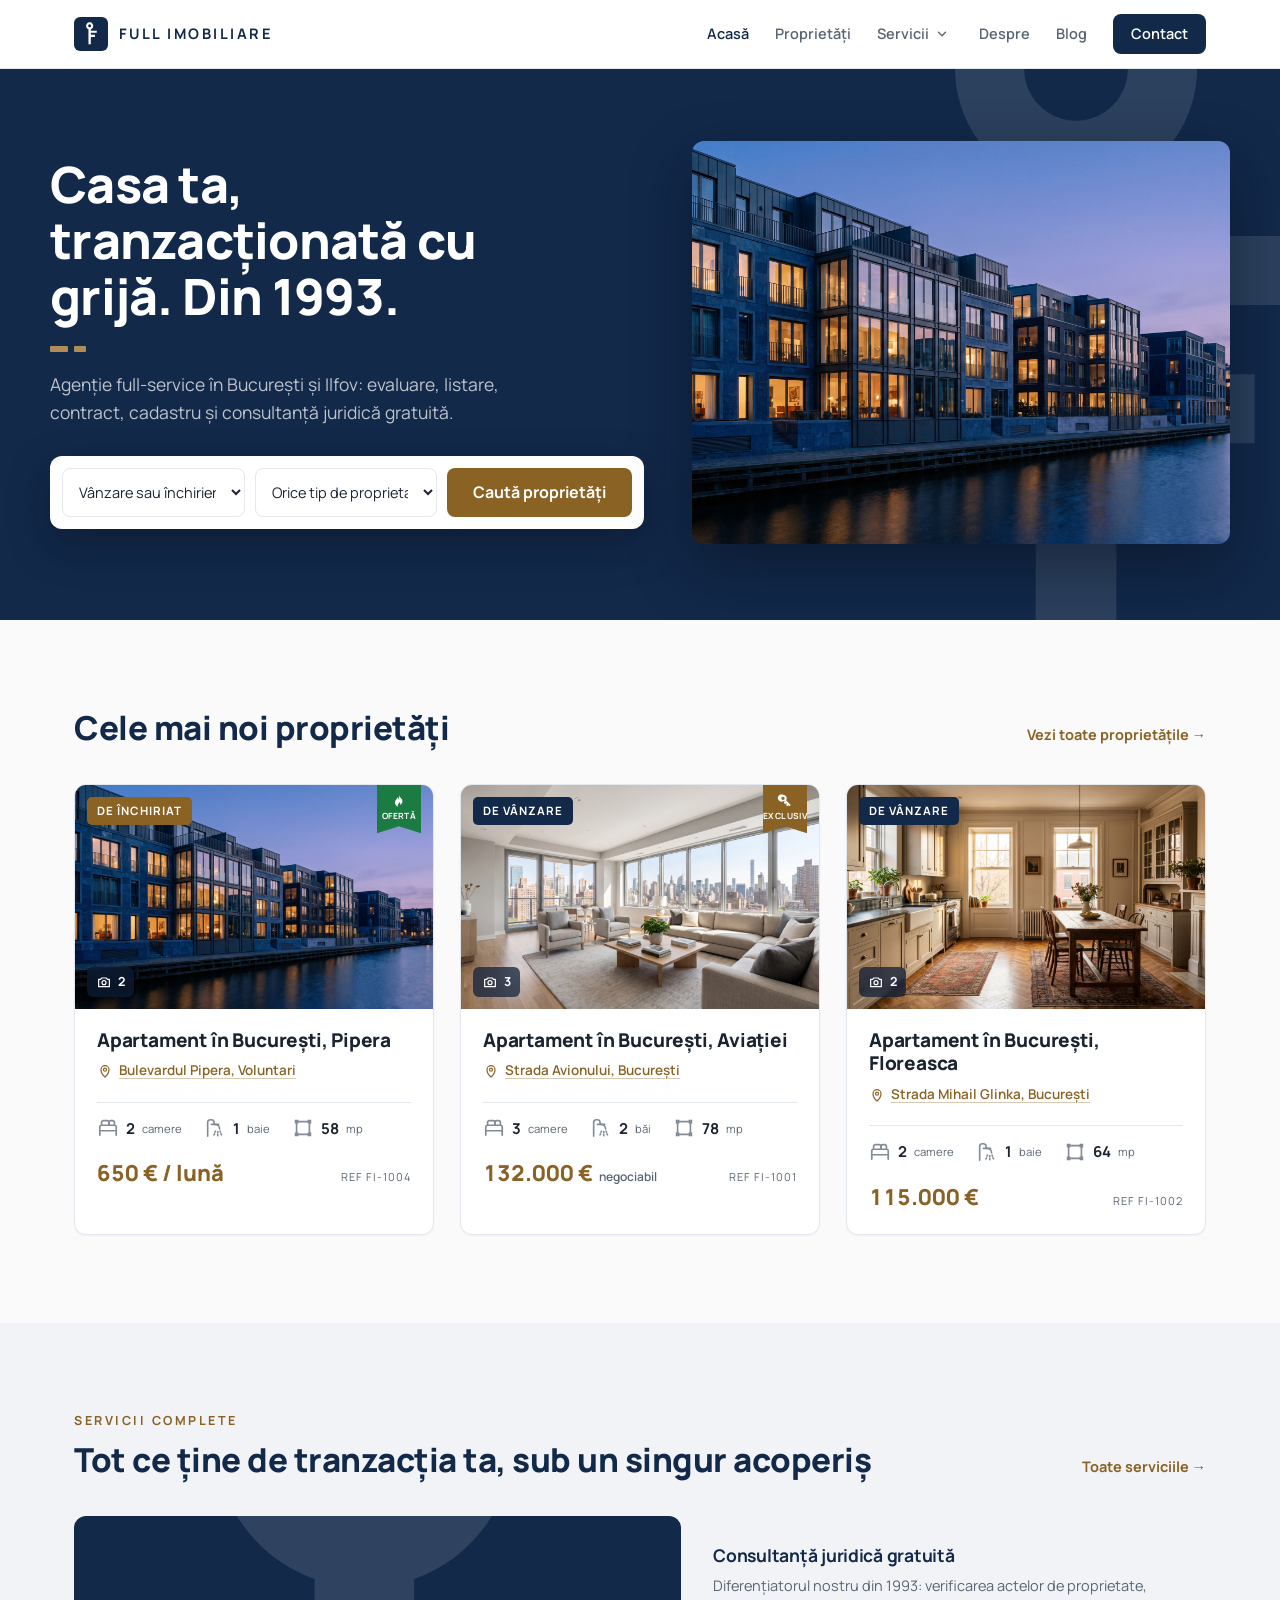
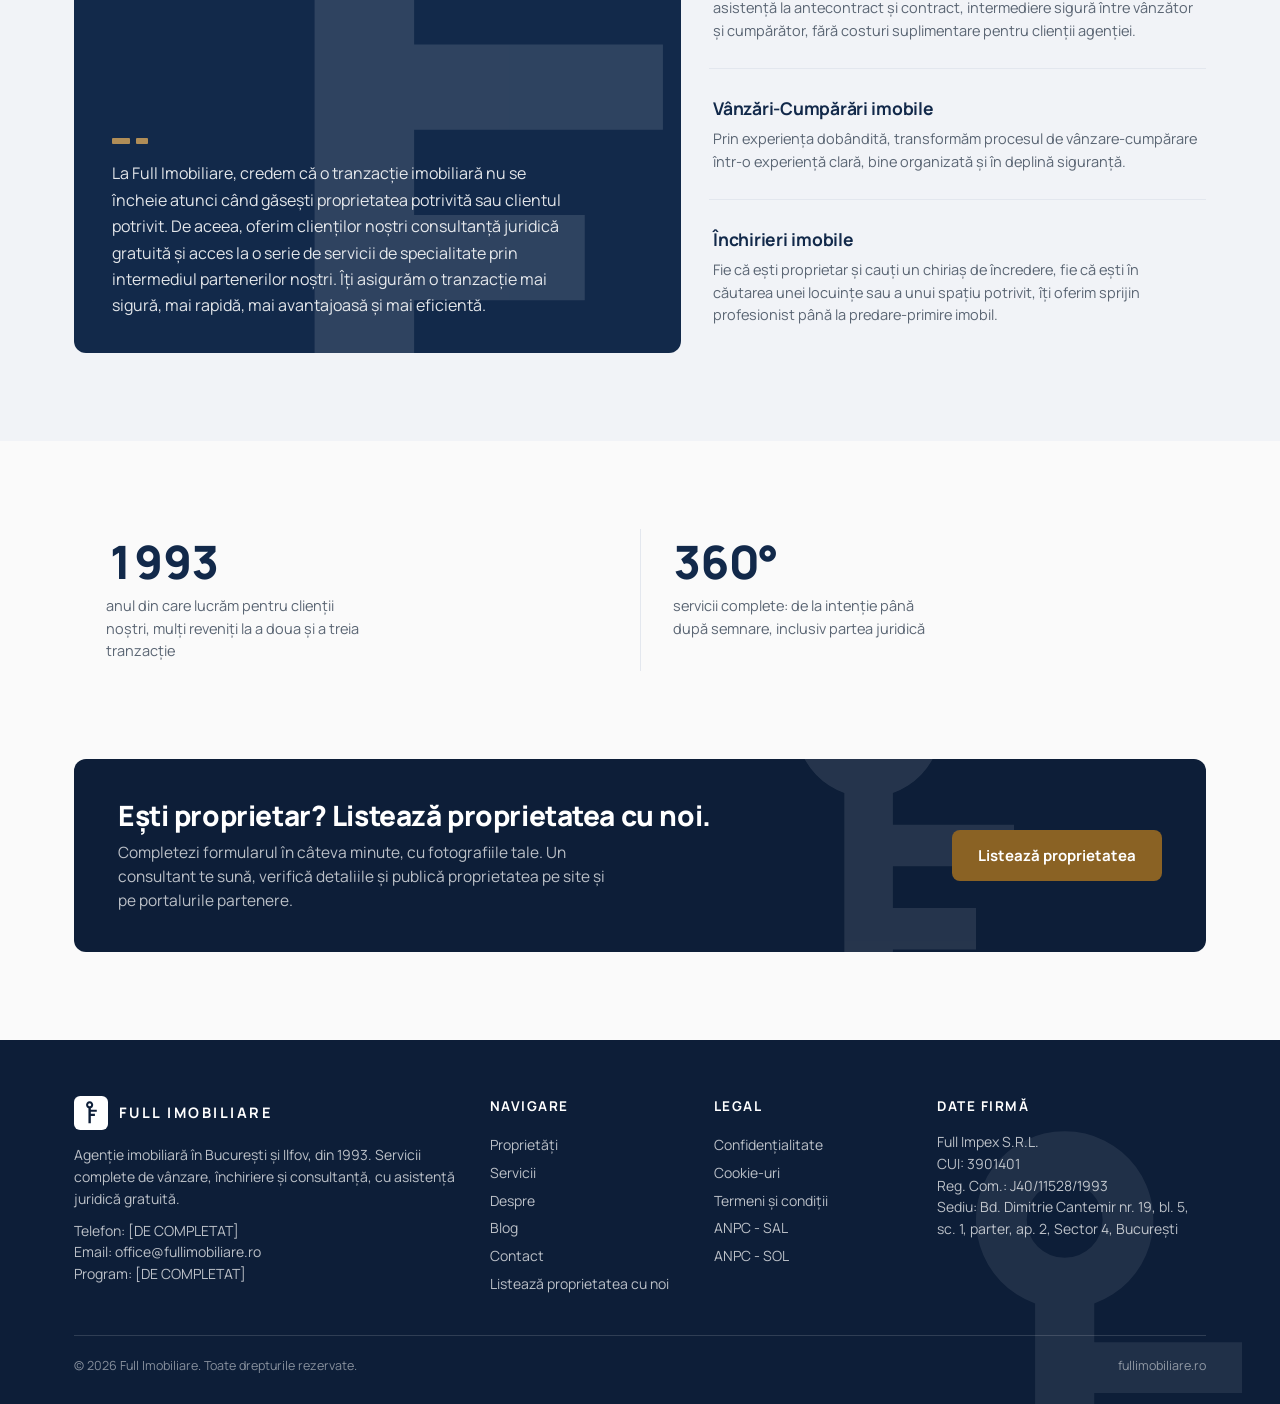
<file: index.html>
<!DOCTYPE html>
<html lang="ro">
<head>
<meta charset="utf-8">
<meta name="viewport" content="width=device-width, initial-scale=1">
<meta name="robots" content="noindex, nofollow">
<title>Full Imobiliare | Agenție imobiliară în București și Ilfov, din 1993</title>
<meta name="description" content="Agenție imobiliară full-service în București și Ilfov, din 1993: vânzări, închirieri, evaluare, cadastru și consultanță juridică gratuită. Proprietăți verificate.">
<link rel="icon" href="img/icon/favicon-32.png" sizes="32x32" type="image/png">
<link rel="icon" href="img/icon/favicon-16.png" sizes="16x16" type="image/png">
<link rel="apple-touch-icon" href="img/icon/apple-touch-180.png">
<meta name="theme-color" content="#12294A">
<link rel="stylesheet" href="css/stil.css?v=17">

</head>
<body>

<header class="antet"><div class="container antet-inner">
  <a class="sigla" href="index.html" aria-label="Full Imobiliare, pagina principală"><svg class="sigla-marca" viewBox="0 0 1000 1000" aria-hidden="true" focusable="false"><defs><mask id="m-antet"><rect width="1000" height="1000" fill="white"/><path fill-rule="evenodd" fill="black" d="M425,358.995A105,105 0 1,1 495,358.995L495,405L670,405L670,465 L495,465L495,525L615,525L615,585 L495,585L495,800 L425,800 ZM460,215a45,45 0 1,1 0,90a45,45 0 1,1 0,-90Z"/></mask></defs><rect width="1000" height="1000" rx="180" fill="currentColor" mask="url(#m-antet)"/></svg><span class="sigla-text">FULL IMOBILIARE</span></a>
  <button class="meniu-buton" type="button" id="meniu-buton" aria-expanded="false" aria-controls="meniu-principal" aria-label="Meniu"><span></span><span></span><span></span></button>
  <nav class="nav" id="meniu-principal" aria-label="Meniu principal">
    <a href="index.html" class="activ">Acasă</a>
    <a href="proprietati.html">Proprietăți</a>
    <div class="nav-grup">
      <a href="servicii.html">Servicii</a>
      <button class="nav-sageata" type="button" aria-expanded="false" aria-controls="nav-servicii" aria-label="Deschide lista de servicii"><svg viewBox="0 0 24 24" fill="none" stroke="currentColor" stroke-width="2.2" stroke-linecap="round" stroke-linejoin="round" aria-hidden="true"><path d="M6 9l6 6 6-6"/></svg></button>
      <div class="nav-dropdown" id="nav-servicii"></div>
    </div>
    <a href="despre.html">Despre</a>
    <a href="blog.html">Blog</a>
    <a href="contact.html" class="cta">Contact</a>
  </nav>
</div></header>

<section class="hero filigran"><div class="container hero-grila">
  <div>
    <h1>Casa ta, tranzacționată cu grijă. Din 1993.</h1>
    <div class="taietura" aria-hidden="true"></div>
    <p class="sub">Agenție full-service în București și Ilfov: evaluare, listare, contract, cadastru și consultanță juridică gratuită.</p>
    <form class="cauta" action="proprietati.html" method="get">
      <select name="tranzactie" aria-label="Tranzacție">
        <option value="">Vânzare sau închiriere</option>
        <option value="vanzare">De vânzare</option>
        <option value="inchiriere">De închiriat</option>
      </select>
      <select name="tip" aria-label="Tip proprietate" data-tipuri="Orice tip de proprietate"></select>
      <button type="submit">Caută proprietăți</button>
    </form>
  </div>
  <div class="hero-foto"><img src="img/demo/ansamblu-canal.png" alt="Ansamblu rezidențial la ora albastră, București"></div>
</div></section>

<section class="sectiune"><div class="container">
  <div class="sectiune-cap">
    <h2>Cele mai noi proprietăți</h2>
    <a href="proprietati.html">Vezi toate proprietățile →</a>
  </div>
  <div class="grila-anunturi aparitie" id="anunturi-recente"></div>
</div></section>

<section class="sectiune gri"><div class="container">
  <p class="eticheta-mica">Servicii complete</p>
  <div class="sectiune-cap">
    <h2>Tot ce ține de tranzacția ta, sub un singur acoperiș</h2>
    <a href="servicii.html">Toate serviciile →</a>
  </div>
  <div class="servicii-asimetric aparitie">
    <div class="serviciu-vedeta banda-servicii filigran" id="intro-servicii-acasa"></div>
    <div class="servicii-lista" id="servicii-acasa"></div>
  </div></div></section>

<section class="sectiune"><div class="container">
  <div class="cifre">
    <div class="cifra"><h3>1993</h3><p>anul din care lucrăm pentru clienții noștri, mulți reveniți la a doua și a treia tranzacție</p></div>
    <div class="cifra"><h3>360°</h3><p>servicii complete: de la intenție până după semnare, inclusiv partea juridică</p></div>
  </div>
</div></section>

<section class="sectiune" style="padding-top:0"><div class="container">
  <div class="banda-cta aparitie filigran">
    <div>
      <h2>Ești proprietar? Listează proprietatea cu noi.</h2>
      <p>Completezi formularul în câteva minute, cu fotografiile tale. Un consultant te sună, verifică detaliile și publică proprietatea pe site și pe portalurile partenere.</p>
    </div>
    <a class="buton alama" href="contact.html?rol=proprietar">Listează proprietatea</a>
  </div>
</div></section>

<footer class="subsol filigran"><div class="container">
  <div class="subsol-grila">
    <div>
      <a class="sigla" href="index.html" aria-label="Full Imobiliare"><svg class="sigla-marca" viewBox="0 0 1000 1000" aria-hidden="true" focusable="false"><defs><mask id="m-subsol"><rect width="1000" height="1000" fill="white"/><path fill-rule="evenodd" fill="black" d="M425,358.995A105,105 0 1,1 495,358.995L495,405L670,405L670,465 L495,465L495,525L615,525L615,585 L495,585L495,800 L425,800 ZM460,215a45,45 0 1,1 0,90a45,45 0 1,1 0,-90Z"/></mask></defs><rect width="1000" height="1000" rx="180" fill="currentColor" mask="url(#m-subsol)"/></svg><span class="sigla-text">FULL IMOBILIARE</span></a>
      <p>Agenție imobiliară în București și Ilfov, din 1993. Servicii complete de vânzare, închiriere și consultanță, cu asistență juridică gratuită.</p>
      <p style="margin-top:10px">Telefon: [DE COMPLETAT]<br>Email: <a href="mailto:office@fullimobiliare.ro" style="display:inline; padding:0">office@fullimobiliare.ro</a><br>Program: [DE COMPLETAT]</p>
    </div>
    <div>
      <h4>Navigare</h4>
      <a href="proprietati.html">Proprietăți</a><a href="servicii.html">Servicii</a><a href="despre.html">Despre</a><a href="blog.html">Blog</a><a href="contact.html">Contact</a><a href="contact.html?rol=proprietar">Listează proprietatea cu noi</a>
    </div>
    <div>
      <h4>Legal</h4>
      <a href="#">Confidențialitate</a><a href="#">Cookie-uri</a><a href="#">Termeni și condiții</a><a href="https://anpc.ro/ce-este-sal/" rel="noopener" target="_blank">ANPC - SAL</a><a href="https://ec.europa.eu/consumers/odr" rel="noopener" target="_blank">ANPC - SOL</a>
    </div>
    <div>
      <h4>Date firmă</h4>
      <p>Full Impex S.R.L.<br>CUI: 3901401<br>Reg. Com.: J40/11528/1993<br>Sediu: Bd. Dimitrie Cantemir nr. 19, bl. 5, sc. 1, parter, ap. 2, Sector 4, București</p>
    </div>
  </div>
  <div class="subsol-legal"><span>© 2026 Full Imobiliare. Toate drepturile rezervate.</span><span>fullimobiliare.ro</span></div>
</div></footer>

<script src="js/date-demo.js?v=17"></script>
<script src="js/comun.js?v=17"></script>
<script src="js/app.js?v=17"></script>

</body>
</html>
</file>
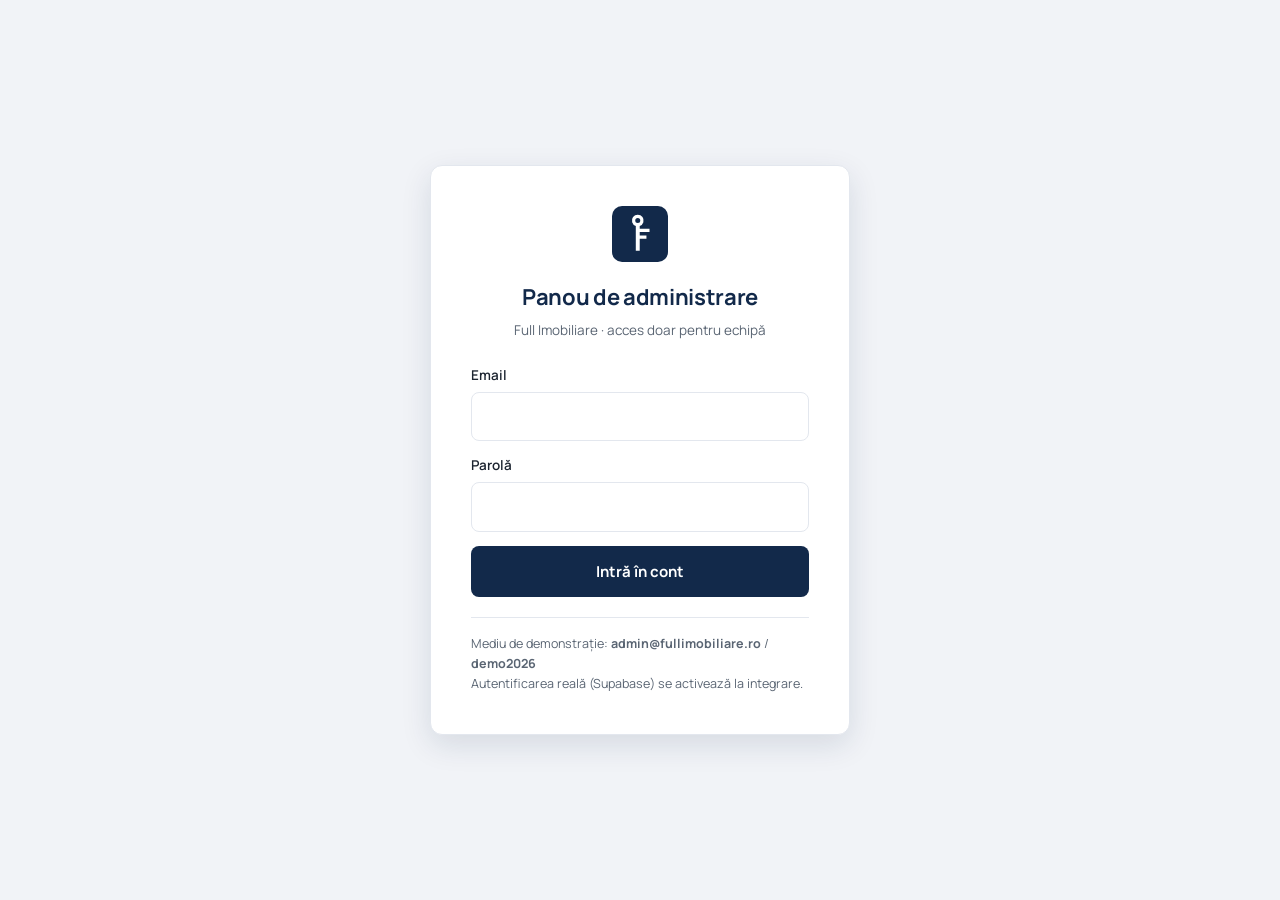
<file: admin.html>
<!DOCTYPE html>
<html lang="ro">
<head>
<meta charset="utf-8">
<meta name="robots" content="noindex, nofollow">
<meta name="viewport" content="width=device-width, initial-scale=1">
<title>Administrare | Full Imobiliare</title>
<link rel="icon" href="img/icon/favicon-32.png" sizes="32x32" type="image/png">
<link rel="icon" href="img/icon/favicon-16.png" sizes="16x16" type="image/png">
<link rel="apple-touch-icon" href="img/icon/apple-touch-180.png">
<meta name="theme-color" content="#12294A">
<link rel="stylesheet" href="css/stil.css?v=17">
<link rel="stylesheet" href="css/admin.css?v=17">
<script>
/* Diagnostic vizibil: daca un script nu se incarca sau arunca o eroare, apare o banda rosie jos. */
window.addEventListener("error", function (e) {
  try {
    var mesaj = (e.target && e.target.tagName === "SCRIPT") ? ("Nu s-a incarcat scriptul: " + (e.target.src || "?"))
              : (e.message ? ("Eroare de script: " + e.message) : "Eroare necunoscuta");
    function arata() {
      var b = document.getElementById("banner-diagnostic");
      if (!b) { b = document.createElement("div"); b.id = "banner-diagnostic";
        b.style.cssText = "position:fixed;bottom:0;left:0;right:0;background:#B23A3A;color:#fff;font:13px monospace;padding:9px 14px;z-index:9999;white-space:pre-wrap";
        document.body.appendChild(b); }
      b.textContent = "Diagnostic: " + mesaj;
    }
    if (document.body) { arata(); } else { document.addEventListener("DOMContentLoaded", arata); }
  } catch (x) {}
}, true);
</script>
</head>
<body class="fundal-admin">

<!-- Marca Cheia-F (geometria din marca-master, contur unic); refolosită prin <use> -->
<svg width="0" height="0" style="position:absolute" aria-hidden="true" focusable="false">
  <defs>
    <mask id="m-cheie"><rect width="1000" height="1000" fill="white"/><path fill-rule="evenodd" fill="black" d="M425,358.995A105,105 0 1,1 495,358.995L495,405L670,405L670,465 L495,465L495,525L615,525L615,585 L495,585L495,800 L425,800 ZM460,215a45,45 0 1,1 0,90a45,45 0 1,1 0,-90Z"/></mask>
    <symbol id="marca-cheie" viewBox="0 0 1000 1000"><rect width="1000" height="1000" rx="180" fill="currentColor" mask="url(#m-cheie)"/></symbol>
  </defs>
</svg>

<!-- ===== ECRAN LOGIN ===== -->
<div id="ecran-login" class="login-invelis">
  <div class="login-panou">
    <div class="login-sigla"><svg class="sigla-marca" style="width:56px;height:56px" aria-hidden="true"><use href="#marca-cheie"/></svg></div>
    <h1>Panou de administrare</h1>
    <p class="login-sub">Full Imobiliare · acces doar pentru echipă</p>
    <form class="formular" id="formular-login">
      <div><label for="l-email">Email</label><input id="l-email" type="email" autocomplete="username" required></div>
      <div><label for="l-parola">Parolă</label><input id="l-parola" type="password" autocomplete="current-password" required></div>
      <p class="login-eroare" id="login-eroare" hidden>Email sau parolă incorecte.</p>
      <button type="submit">Intră în cont</button>
    </form>
    <p class="login-demo">Mediu de demonstrație: <b>admin@fullimobiliare.ro</b> / <b>demo2026</b><br>Autentificarea reală (Supabase) se activează la integrare.</p>
  </div>
</div>

<!-- ===== ECRAN ADMIN: bară laterală + conținut ===== -->
<div id="ecran-admin" hidden>
<div class="admin-schema">

  <aside class="bara-laterala">
    <a class="bara-sigla" href="admin.html"><svg class="sigla-marca" aria-hidden="true"><use href="#marca-cheie"/></svg><span><span class="sigla-text">FULL IMOBILIARE</span><em>Panou de administrare</em></span></a>
    <p class="bara-eticheta">Conținut</p>
    <nav class="bara-nav">
      <button class="nav-el activ" id="nav-anunturi" type="button">Proprietăți <span class="nav-numar" id="numar-anunturi"></span></button>
      <button class="nav-el" id="nav-solicitari" type="button">Solicitări <span class="nav-numar" id="numar-solicitari"></span></button>
      <button class="nav-el" id="nav-blog" type="button">Blog <span class="nav-numar" id="numar-articole"></span></button>
      <button class="nav-el" id="nav-servicii" type="button">Servicii <span class="nav-numar" id="numar-servicii"></span></button>
    </nav>
    <div class="bara-jos">
      <a href="index.html" target="_blank" rel="noopener">Vezi site-ul →</a>
      <span class="bara-utilizator" id="admin-utilizator"></span>
      <button class="buton-secundar" id="buton-iesire" type="button">Ieșire</button>
    </div>
  </aside>

  <div class="admin-continut">

    <!-- ===== PROPRIETĂȚI: listă ===== -->
    <main id="vedere-lista">
      <div class="admin-cap">
        <div><h2>Proprietăți</h2><p class="rezultate-info" id="admin-contor"></p></div>
        <div class="admin-unelte">
          <input type="search" id="admin-cauta" placeholder="Caută titlu, zonă, REF...">
          <select id="admin-filtru-status">
            <option value="">Toate statusurile</option>
            <option value="activ">Active</option>
            <option value="rezervat">Rezervate</option>
            <option value="vandut">Vândute</option>
          </select>
          <button class="buton-principal" id="buton-nou" type="button">+ Proprietate nouă</button>
        </div>
      </div>
      <div class="tabel-invelis">
        <table class="tabel-admin">
          <thead><tr><th>REF</th><th>Foto</th><th>Titlu</th><th>Zonă</th><th>Preț</th><th>Status</th><th>Publicat</th><th class="col-actiuni">Acțiuni</th></tr></thead>
          <tbody id="admin-tbody"></tbody>
        </table>
      </div>
      <p class="nota-demo">Datele se salvează local în acest browser (mediu de demonstrație); la integrarea Supabase, aceleași operațiuni merg în baza de date reală. <button class="buton-text" id="buton-reset" type="button">Resetează datele demo</button></p>
    </main>

    <!-- ===== PROPRIETĂȚI: editor (două coloane) ===== -->
    <main id="vedere-formular" hidden>
      <div class="admin-cap">
        <div><h2 id="formular-titlu">Proprietate nouă</h2><p class="rezultate-info" id="formular-ref"></p></div>
        <div class="admin-unelte"><button class="buton-secundar" id="buton-inapoi" type="button">← Proprietăți</button></div>
      </div>
      <form id="formular-anunt">
        <div class="editor-grila">
          <div class="editor-principal">
            <div class="panou sectiune-formular">
              <h3>Informații principale</h3>
              <div class="grila-2">
                <div class="camp-lat"><label for="f-titlu">Titlu *</label><input id="f-titlu" type="text" required maxlength="120"></div>
                <div><label for="f-tranzactie">Tranzacție *</label>
                  <select id="f-tranzactie" required>
                    <option value="vanzare">Vânzare</option>
                    <option value="inchiriere">Închiriere</option>
                  </select></div>
                <div><label for="f-tip">Tip proprietate *</label>
                  <select id="f-tip" required data-tipuri></select></div>
                <div><label for="f-pret">Preț (EUR) *</label><input id="f-pret" type="number" min="1" required></div>
                <div class="camp-bifat"><label><input id="f-negociabil" type="checkbox"> Preț negociabil</label></div>
                <div><label for="f-oras">Oraș / județ *</label><input id="f-oras" type="text" required value="București"></div>
                <div><label for="f-zona">Zonă / cartier *</label><input id="f-zona" type="text" required></div>
              </div>
            </div>
            <div class="panou sectiune-formular">
              <h3>Caracteristici</h3>
              <div class="grila-3">
                <div><label for="f-suprafata">Suprafață (mp)</label><input id="f-suprafata" type="number" min="1"></div>
                <div><label for="f-camere">Camere</label><input id="f-camere" type="number" min="0"></div>
                <div><label for="f-bai">Băi</label><input id="f-bai" type="number" min="0"></div>
                <div><label for="f-etaj">Etaj</label><select id="f-etaj" data-etaje="Nespecificat"></select></div>
                <div><label for="f-regim">Regim de înălțime</label><input id="f-regim" type="text" placeholder="ex. S+P+8, D+P+1+M"></div>
                <div><label for="f-an">An construcție</label><input id="f-an" type="number" min="1800" max="2100"></div>
                <div><label for="f-compartimentare">Compartimentare</label>
                  <select id="f-compartimentare">
                    <option value="">Nespecificat</option>
                    <option value="decomandat">Decomandat</option>
                    <option value="semidecomandat">Semidecomandat</option>
                    <option value="comandat">Comandat</option>
                    <option value="circular">Circular</option>
                  </select></div>
                <div><label for="f-certificat">Certificat energetic</label>
                  <select id="f-certificat">
                    <option value="">Nespecificat</option>
                    <option>A</option><option>B</option><option>C</option><option>D</option><option>E</option><option>F</option><option>G</option>
                  </select></div>
              </div>
            </div>
            <div class="panou sectiune-formular">
              <h3>Dotări</h3>
              <p class="nota-camp" style="margin:-6px 0 14px 0">Bifele se schimbă după tipul de proprietate ales mai sus.</p>
              <div class="bife-grupuri" id="f-dotari"></div>
              <div style="margin-top:16px"><label for="f-dotari-altele">Alte dotări (text liber, separate prin virgulă)</label><input id="f-dotari-altele" type="text" placeholder="Ce nu există în listă"></div>
            </div>
            <div class="panou sectiune-formular">
              <h3>Descriere</h3>
              <textarea id="f-descriere" rows="6" placeholder="Descrierea completă a proprietății..."></textarea>
            </div>
            <div class="panou sectiune-formular">
              <h3>Fotografii</h3>
              <div id="f-poze"></div>
              <p class="nota-camp">Fotografiile se redimensionează automat în browser. În mediul de demonstrație se salvează local; la integrare merg în Supabase Storage.</p>
            </div>
          </div>
          <aside class="editor-lateral">
            <div class="panou">
              <h3>Publicare</h3>
              <label for="f-status">Status</label>
              <select id="f-status"></select>
              <div id="f-inchiriere-date" hidden>
                <label for="f-liber-din" style="margin-top:10px">Liber din (opțional, la Disponibil)</label><input id="f-liber-din" type="date">
                <label for="f-inchiriat-pana" style="margin-top:10px">Închiriat până la</label><input id="f-inchiriat-pana" type="date">
              </div>
              <label style="margin-top:14px">Semne de carte (pe fotografia din listă)</label>
              <div class="bife" id="f-etichete"></div>
              <p class="nota-camp">Lista finală a semnelor vine de la client; se schimbă într-un singur loc (js/comun.js).</p>
              <p class="nota-camp" id="formular-sursa" hidden></p>
              <div class="rail-actiuni">
                <button class="buton-principal" type="submit" id="buton-salveaza">Salvează proprietatea</button>
                <button class="buton-secundar" type="button" id="buton-renunta">Renunță</button>
              </div>
            </div>
            <div class="panou">
              <h3>Localizare pe hartă</h3>
              <label for="f-adresa">Adresă (stradă + oraș)</label>
              <input id="f-adresa" type="text" placeholder="Strada Avionului, București">
              <p class="nota-camp">Pinul de pe harta proprietății se așază pe această adresă.</p>
            </div>
            <div class="panou">
              <h3>Agent imobiliar</h3>
              <label for="f-agent">Nume complet</label><input id="f-agent" type="text">
              <label for="f-agent-tel" style="margin-top:10px">Telefon</label><input id="f-agent-tel" type="tel">
              <label for="f-agent-email" style="margin-top:10px">Email</label><input id="f-agent-email" type="email">
            </div>
          </aside>
        </div>
      </form>
    </main>

    <!-- ===== SOLICITĂRI: listă ===== -->
    <main id="vedere-solicitari" hidden>
      <div class="admin-cap">
        <div><h2>Solicitări</h2><p class="rezultate-info" id="solicitari-contor"></p></div>
        <div class="admin-unelte">
          <select id="solicitari-filtru-rol">
            <option value="">Proprietari și căutători</option>
            <option value="proprietar">Doar proprietari (listare)</option>
            <option value="cautator">Doar căutători</option>
          </select>
          <select id="solicitari-filtru-status">
            <option value="noua">Doar noi</option>
            <option value="">Toate statusurile</option>
            <option value="aprobata">Aprobate</option>
            <option value="tratata">Tratate</option>
            <option value="respinsa">Respinse</option>
          </select>
        </div>
      </div>
      <div class="tabel-invelis">
        <table class="tabel-admin">
          <thead><tr><th>Ref</th><th>Primită</th><th>Tip</th><th>Persoană</th><th>Rezumat</th><th>Status</th><th class="col-actiuni">Acțiuni</th></tr></thead>
          <tbody id="solicitari-tbody"></tbody>
        </table>
      </div>
      <p class="nota-demo">Solicitările vin din pagina publică de Contact. O solicitare de proprietar nu apare niciodată pe site de la sine: devine proprietate doar după „Aprobă și publică".</p>
    </main>

    <!-- ===== SOLICITĂRI: detaliu ===== -->
    <main id="vedere-solicitare" hidden>
      <div class="admin-cap">
        <div><h2 id="solicitare-titlu">Solicitare</h2><p class="rezultate-info" id="solicitare-meta"></p></div>
        <div class="admin-unelte"><button class="buton-secundar" id="buton-solicitare-inapoi" type="button">← Solicitări</button></div>
      </div>
      <div class="editor-grila">
        <div class="editor-principal" id="solicitare-continut"></div>
        <aside class="editor-lateral" id="solicitare-actiuni"></aside>
      </div>
    </main>

    <!-- ===== BLOG: listă ===== -->
    <main id="vedere-blog" hidden>
      <div class="admin-cap">
        <div><h2>Blog</h2><p class="rezultate-info" id="blog-contor"></p></div>
        <div class="admin-unelte"><button class="buton-principal" id="buton-articol-nou" type="button">+ Articol nou</button></div>
      </div>
      <div class="tabel-invelis">
        <table class="tabel-admin">
          <thead><tr><th>Imagine</th><th>Titlu</th><th>Status</th><th>Publicat</th><th class="col-actiuni">Acțiuni</th></tr></thead>
          <tbody id="blog-tbody"></tbody>
        </table>
      </div>
    </main>

    <!-- ===== BLOG: editor (două coloane) ===== -->
    <main id="vedere-formular-articol" hidden>
      <div class="admin-cap">
        <div><h2 id="articol-formular-titlu">Articol nou</h2><p class="rezultate-info" id="articol-formular-slug"></p></div>
        <div class="admin-unelte"><button class="buton-secundar" id="buton-articol-inapoi" type="button">← Blog</button></div>
      </div>
      <form id="formular-articol">
        <div class="editor-grila">
          <div class="editor-principal">
            <div class="panou sectiune-formular">
              <h3>Conținut</h3>
              <label for="fa-titlu">Titlu articol *</label>
              <input id="fa-titlu" type="text" required maxlength="140">
              <label for="fa-rezumat" style="margin-top:14px">Rezumat (apare în listă și în Google)</label>
              <textarea id="fa-rezumat" rows="3" maxlength="220"></textarea>
              <label for="fa-continut" style="margin-top:14px">Textul articolului</label>
              <textarea id="fa-continut" rows="16" placeholder="Paragrafele se separă printr-o linie goală.&#10;&#10;## Un rând care începe cu ## devine subtitlu"></textarea>
            </div>
          </div>
          <aside class="editor-lateral">
            <div class="panou">
              <h3>Publicare</h3>
              <label for="fa-status">Status</label>
              <select id="fa-status">
                <option value="ciorna">Ciornă (nu apare pe site)</option>
                <option value="publicat">Publicat</option>
              </select>
              <div class="rail-actiuni">
                <button class="buton-principal" type="submit">Salvează articolul</button>
                <button class="buton-secundar" type="button" id="buton-articol-renunta">Renunță</button>
              </div>
            </div>
            <div class="panou">
              <h3>Imagine de copertă</h3>
              <label for="fa-imagine">Adresa imaginii</label>
              <input id="fa-imagine" type="text" placeholder="img/demo/living-modern.png">
              <div class="poze-previzualizare" id="fa-imagine-previzualizare"></div>
            </div>
          </aside>
        </div>
      </form>
    </main>

    <!-- ===== SERVICII: listă ===== -->
    <main id="vedere-servicii" hidden>
      <div class="admin-cap">
        <div><h2>Servicii</h2><p class="rezultate-info" id="servicii-contor"></p></div>
        <div class="admin-unelte"><button class="buton-principal" id="buton-serviciu-nou" type="button">+ Serviciu nou</button></div>
      </div>
      <div class="panou sectiune-formular">
        <h3>Banda albastră (pagina Servicii și prima pagină)</h3>
        <textarea id="intro-servicii" rows="4"></textarea>
        <div class="rail-actiuni" style="margin-top:12px"><button class="buton-principal" id="buton-intro-salveaza" type="button">Salvează textul benzii</button></div>
      </div>
      <div class="tabel-invelis">
        <table class="tabel-admin">
          <thead><tr><th>Ordine</th><th>Serviciu</th><th>Afișare</th><th class="col-actiuni">Acțiuni</th></tr></thead>
          <tbody id="servicii-tbody"></tbody>
        </table>
      </div>
      <p class="nota-demo">Ordinea de aici e ordinea de pe pagina publică de servicii; serviciul evidențiat apare primul, pe toată lățimea.</p>
    </main>

    <!-- ===== SERVICII: editor ===== -->
    <main id="vedere-formular-serviciu" hidden>
      <div class="admin-cap">
        <div><h2 id="serviciu-formular-titlu">Serviciu nou</h2></div>
        <div class="admin-unelte"><button class="buton-secundar" id="buton-serviciu-inapoi" type="button">← Servicii</button></div>
      </div>
      <form id="formular-serviciu">
        <div class="panou sectiune-formular editor-ingust">
          <label for="fs-titlu">Numele serviciului *</label>
          <input id="fs-titlu" type="text" required maxlength="80">
          <p class="nota-camp" id="fs-adresa"></p>
          <label for="fs-descriere" style="margin-top:14px">Descriere scurtă (cardul din listă și introducerea paginii)</label>
          <textarea id="fs-descriere" rows="3" maxlength="300"></textarea>
          <label for="fs-continut" style="margin-top:14px">Textul paginii serviciului</label>
          <textarea id="fs-continut" rows="16" placeholder="Paragrafele se separă printr-o linie goală.&#10;&#10;## Un rând care începe cu ## devine subtitlu&#10;&#10;- Rândurile care încep cu liniuță devin listă cu bifă&#10;&#10;[buton:cautator] Trimite-ne cererea ta&#10;[buton:proprietar] Trimite-ne proprietatea ta"></textarea>
          <p class="nota-camp">Formatare: linie goală între paragrafe · <b>## </b> subtitlu · <b>- </b> listă · <b>[buton:cautator]</b>, <b>[buton:proprietar]</b> sau <b>[buton:email]</b> (email cu subiectul serviciului), urmat de textul butonului · <b>[piloni] A | B | C</b> idei-cheie pe plăcuțe · <b>[banda]</b> frază pe bandă navy.</p>
          <label class="camp-bifat-simplu" style="margin-top:14px"><input id="fs-evidentiat" type="checkbox"> Serviciu evidențiat (cardul mare, primul pe pagină)</label>
          <div class="rail-actiuni" style="margin-top:20px">
            <button class="buton-principal" type="submit">Salvează serviciul</button>
            <button class="buton-secundar" type="button" id="buton-serviciu-renunta">Renunță</button>
          </div>
        </div>
      </form>
    </main>

  </div>
</div>
</div>

<!-- Dialog ștergere (partajat) -->
<dialog id="dialog-sterge" class="dialog">
  <h3>Ștergi definitiv?</h3>
  <p id="dialog-sterge-text"></p>
  <div class="dialog-actiuni">
    <button class="buton-secundar" id="dialog-nu" type="button">Nu, păstrează</button>
    <button class="buton-pericol" id="dialog-da" type="button">Da, șterge</button>
  </div>
</dialog>

<script src="js/date-demo.js?v=17"></script>
<script src="js/comun.js?v=17"></script>
<script src="js/admin.js?v=17"></script>
</body>
</html>
</file>
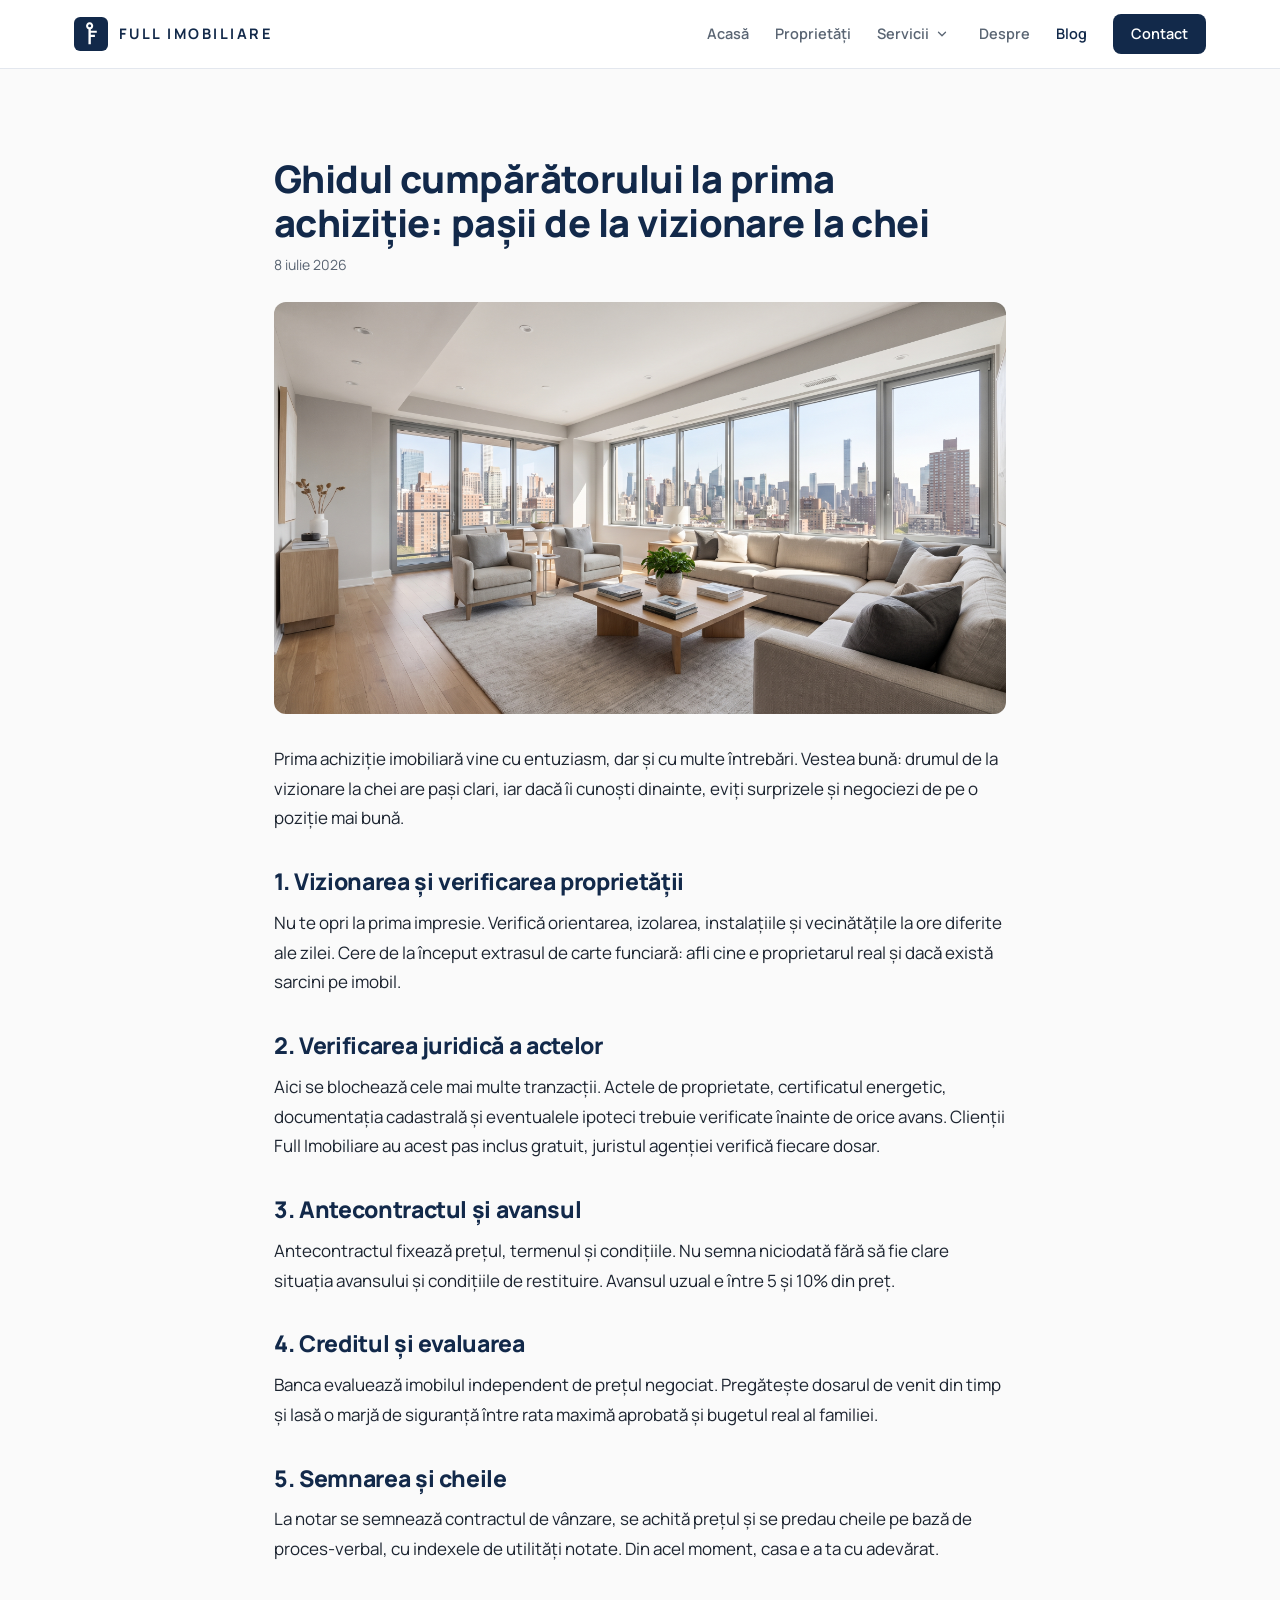
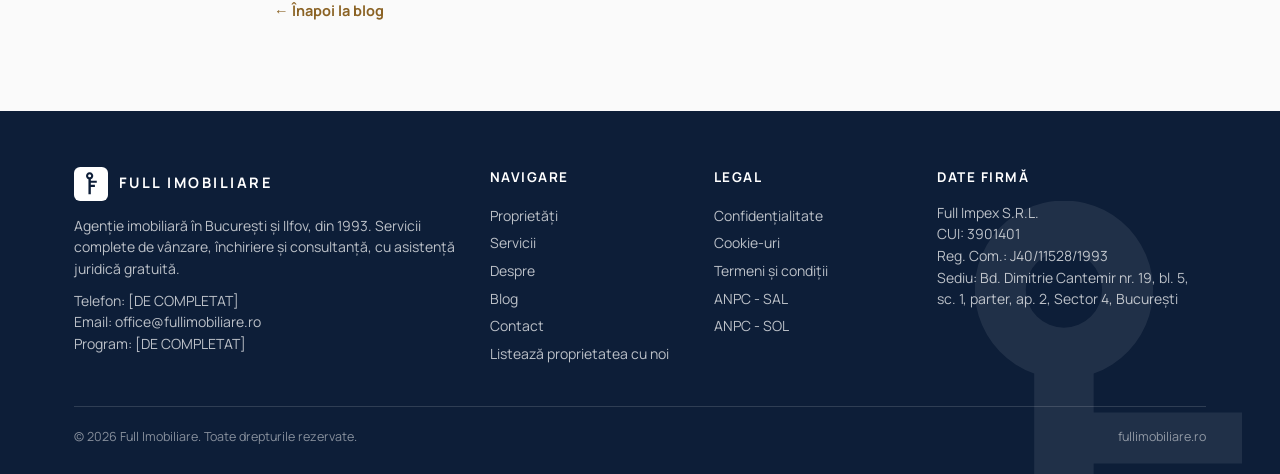
<file: articol.html>
<!DOCTYPE html>
<html lang="ro">
<head>
<meta charset="utf-8">
<meta name="viewport" content="width=device-width, initial-scale=1">
<meta name="robots" content="noindex, nofollow">
<title>Articol | Full Imobiliare</title>
<link rel="icon" href="img/icon/favicon-32.png" sizes="32x32" type="image/png">
<link rel="icon" href="img/icon/favicon-16.png" sizes="16x16" type="image/png">
<link rel="apple-touch-icon" href="img/icon/apple-touch-180.png">
<meta name="theme-color" content="#12294A">
<link rel="stylesheet" href="css/stil.css?v=17">

</head>
<body>

<header class="antet"><div class="container antet-inner">
  <a class="sigla" href="index.html" aria-label="Full Imobiliare, pagina principală"><svg class="sigla-marca" viewBox="0 0 1000 1000" aria-hidden="true" focusable="false"><defs><mask id="m-antet"><rect width="1000" height="1000" fill="white"/><path fill-rule="evenodd" fill="black" d="M425,358.995A105,105 0 1,1 495,358.995L495,405L670,405L670,465 L495,465L495,525L615,525L615,585 L495,585L495,800 L425,800 ZM460,215a45,45 0 1,1 0,90a45,45 0 1,1 0,-90Z"/></mask></defs><rect width="1000" height="1000" rx="180" fill="currentColor" mask="url(#m-antet)"/></svg><span class="sigla-text">FULL IMOBILIARE</span></a>
  <button class="meniu-buton" type="button" id="meniu-buton" aria-expanded="false" aria-controls="meniu-principal" aria-label="Meniu"><span></span><span></span><span></span></button>
  <nav class="nav" id="meniu-principal" aria-label="Meniu principal">
    <a href="index.html">Acasă</a>
    <a href="proprietati.html">Proprietăți</a>
    <div class="nav-grup">
      <a href="servicii.html">Servicii</a>
      <button class="nav-sageata" type="button" aria-expanded="false" aria-controls="nav-servicii" aria-label="Deschide lista de servicii"><svg viewBox="0 0 24 24" fill="none" stroke="currentColor" stroke-width="2.2" stroke-linecap="round" stroke-linejoin="round" aria-hidden="true"><path d="M6 9l6 6 6-6"/></svg></button>
      <div class="nav-dropdown" id="nav-servicii"></div>
    </div>
    <a href="despre.html">Despre</a>
    <a href="blog.html" class="activ">Blog</a>
    <a href="contact.html" class="cta">Contact</a>
  </nav>
</div></header>

<section class="sectiune"><div class="container articol-invelis" id="articol">
  <h1 id="a-titlu"></h1>
  <p class="articol-data" id="a-data"></p>
  <div class="articol-imagine"><img id="a-imagine" src="" alt=""></div>
  <div class="articol-continut" id="a-continut"></div>
  <a class="articol-inapoi" href="blog.html">← Înapoi la blog</a>
</div></section>

<footer class="subsol filigran"><div class="container">
  <div class="subsol-grila">
    <div>
      <a class="sigla" href="index.html" aria-label="Full Imobiliare"><svg class="sigla-marca" viewBox="0 0 1000 1000" aria-hidden="true" focusable="false"><defs><mask id="m-subsol"><rect width="1000" height="1000" fill="white"/><path fill-rule="evenodd" fill="black" d="M425,358.995A105,105 0 1,1 495,358.995L495,405L670,405L670,465 L495,465L495,525L615,525L615,585 L495,585L495,800 L425,800 ZM460,215a45,45 0 1,1 0,90a45,45 0 1,1 0,-90Z"/></mask></defs><rect width="1000" height="1000" rx="180" fill="currentColor" mask="url(#m-subsol)"/></svg><span class="sigla-text">FULL IMOBILIARE</span></a>
      <p>Agenție imobiliară în București și Ilfov, din 1993. Servicii complete de vânzare, închiriere și consultanță, cu asistență juridică gratuită.</p>
      <p style="margin-top:10px">Telefon: [DE COMPLETAT]<br>Email: <a href="mailto:office@fullimobiliare.ro" style="display:inline; padding:0">office@fullimobiliare.ro</a><br>Program: [DE COMPLETAT]</p>
    </div>
    <div>
      <h4>Navigare</h4>
      <a href="proprietati.html">Proprietăți</a><a href="servicii.html">Servicii</a><a href="despre.html">Despre</a><a href="blog.html">Blog</a><a href="contact.html">Contact</a><a href="contact.html?rol=proprietar">Listează proprietatea cu noi</a>
    </div>
    <div>
      <h4>Legal</h4>
      <a href="#">Confidențialitate</a><a href="#">Cookie-uri</a><a href="#">Termeni și condiții</a><a href="https://anpc.ro/ce-este-sal/" rel="noopener" target="_blank">ANPC - SAL</a><a href="https://ec.europa.eu/consumers/odr" rel="noopener" target="_blank">ANPC - SOL</a>
    </div>
    <div>
      <h4>Date firmă</h4>
      <p>Full Impex S.R.L.<br>CUI: 3901401<br>Reg. Com.: J40/11528/1993<br>Sediu: Bd. Dimitrie Cantemir nr. 19, bl. 5, sc. 1, parter, ap. 2, Sector 4, București</p>
    </div>
  </div>
  <div class="subsol-legal"><span>© 2026 Full Imobiliare. Toate drepturile rezervate.</span><span>fullimobiliare.ro</span></div>
</div></footer>

<script src="js/date-demo.js?v=17"></script>
<script src="js/comun.js?v=17"></script>
<script src="js/app.js?v=17"></script>

</body>
</html>
</file>
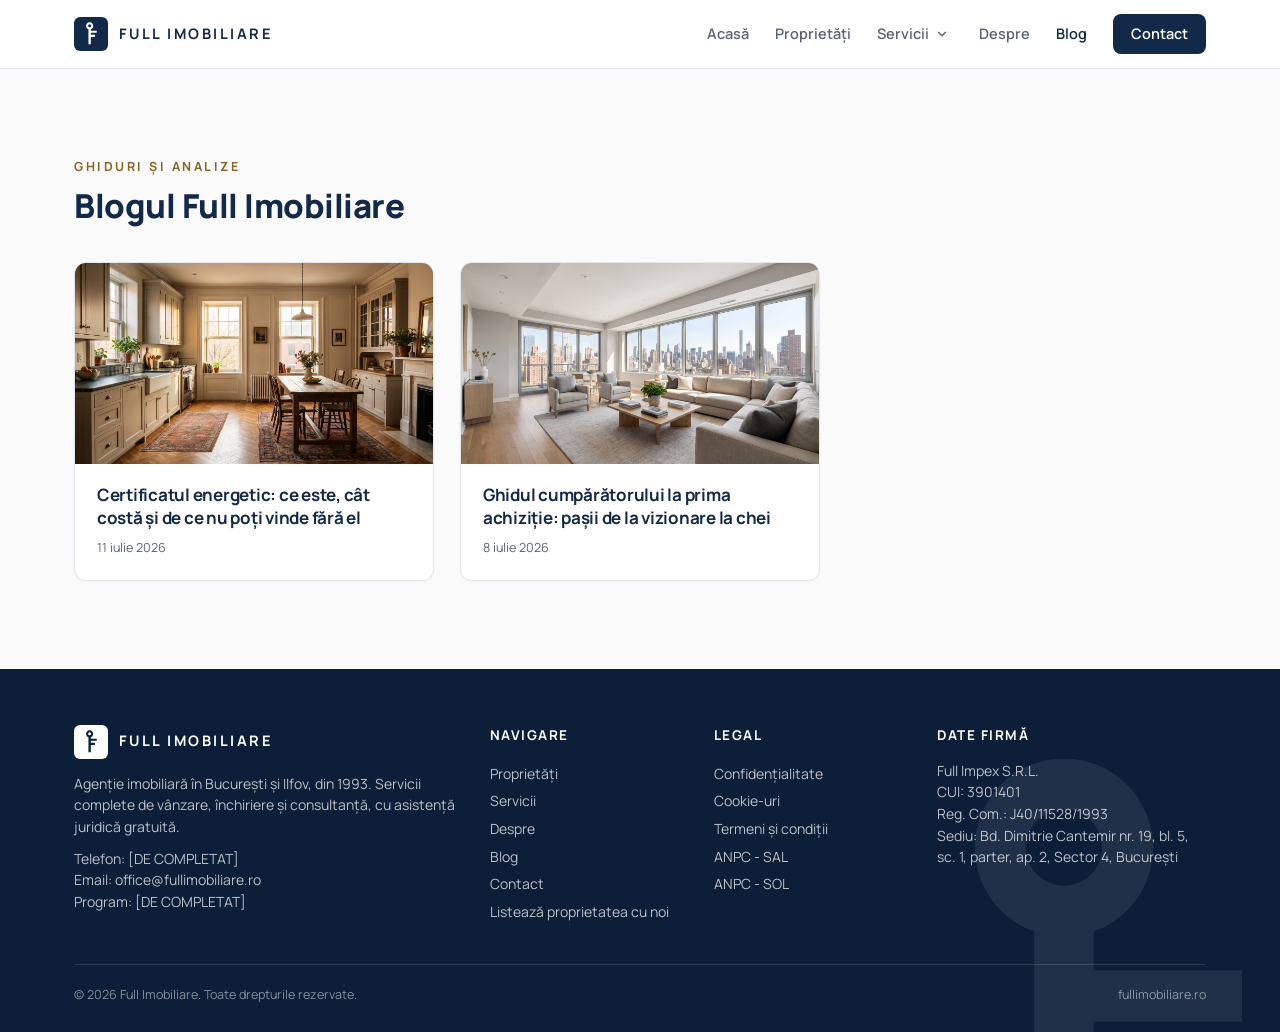
<file: blog.html>
<!DOCTYPE html>
<html lang="ro">
<head>
<meta charset="utf-8">
<meta name="viewport" content="width=device-width, initial-scale=1">
<meta name="robots" content="noindex, nofollow">
<title>Blog imobiliar | Full Imobiliare</title>
<meta name="description" content="Ghiduri și analize despre piața imobiliară din București și Ilfov: cumpărare, vânzare, închiriere, acte, credit.">
<link rel="icon" href="img/icon/favicon-32.png" sizes="32x32" type="image/png">
<link rel="icon" href="img/icon/favicon-16.png" sizes="16x16" type="image/png">
<link rel="apple-touch-icon" href="img/icon/apple-touch-180.png">
<meta name="theme-color" content="#12294A">
<link rel="stylesheet" href="css/stil.css?v=17">

</head>
<body>

<header class="antet"><div class="container antet-inner">
  <a class="sigla" href="index.html" aria-label="Full Imobiliare, pagina principală"><svg class="sigla-marca" viewBox="0 0 1000 1000" aria-hidden="true" focusable="false"><defs><mask id="m-antet"><rect width="1000" height="1000" fill="white"/><path fill-rule="evenodd" fill="black" d="M425,358.995A105,105 0 1,1 495,358.995L495,405L670,405L670,465 L495,465L495,525L615,525L615,585 L495,585L495,800 L425,800 ZM460,215a45,45 0 1,1 0,90a45,45 0 1,1 0,-90Z"/></mask></defs><rect width="1000" height="1000" rx="180" fill="currentColor" mask="url(#m-antet)"/></svg><span class="sigla-text">FULL IMOBILIARE</span></a>
  <button class="meniu-buton" type="button" id="meniu-buton" aria-expanded="false" aria-controls="meniu-principal" aria-label="Meniu"><span></span><span></span><span></span></button>
  <nav class="nav" id="meniu-principal" aria-label="Meniu principal">
    <a href="index.html">Acasă</a>
    <a href="proprietati.html">Proprietăți</a>
    <div class="nav-grup">
      <a href="servicii.html">Servicii</a>
      <button class="nav-sageata" type="button" aria-expanded="false" aria-controls="nav-servicii" aria-label="Deschide lista de servicii"><svg viewBox="0 0 24 24" fill="none" stroke="currentColor" stroke-width="2.2" stroke-linecap="round" stroke-linejoin="round" aria-hidden="true"><path d="M6 9l6 6 6-6"/></svg></button>
      <div class="nav-dropdown" id="nav-servicii"></div>
    </div>
    <a href="despre.html">Despre</a>
    <a href="blog.html" class="activ">Blog</a>
    <a href="contact.html" class="cta">Contact</a>
  </nav>
</div></header>

<section class="sectiune"><div class="container">
  <p class="eticheta-mica">Ghiduri și analize</p>
  <div class="sectiune-cap"><h2>Blogul Full Imobiliare</h2></div>
  <div class="grila-blog" id="lista-articole"></div>
</div></section>

<footer class="subsol filigran"><div class="container">
  <div class="subsol-grila">
    <div>
      <a class="sigla" href="index.html" aria-label="Full Imobiliare"><svg class="sigla-marca" viewBox="0 0 1000 1000" aria-hidden="true" focusable="false"><defs><mask id="m-subsol"><rect width="1000" height="1000" fill="white"/><path fill-rule="evenodd" fill="black" d="M425,358.995A105,105 0 1,1 495,358.995L495,405L670,405L670,465 L495,465L495,525L615,525L615,585 L495,585L495,800 L425,800 ZM460,215a45,45 0 1,1 0,90a45,45 0 1,1 0,-90Z"/></mask></defs><rect width="1000" height="1000" rx="180" fill="currentColor" mask="url(#m-subsol)"/></svg><span class="sigla-text">FULL IMOBILIARE</span></a>
      <p>Agenție imobiliară în București și Ilfov, din 1993. Servicii complete de vânzare, închiriere și consultanță, cu asistență juridică gratuită.</p>
      <p style="margin-top:10px">Telefon: [DE COMPLETAT]<br>Email: <a href="mailto:office@fullimobiliare.ro" style="display:inline; padding:0">office@fullimobiliare.ro</a><br>Program: [DE COMPLETAT]</p>
    </div>
    <div>
      <h4>Navigare</h4>
      <a href="proprietati.html">Proprietăți</a><a href="servicii.html">Servicii</a><a href="despre.html">Despre</a><a href="blog.html">Blog</a><a href="contact.html">Contact</a><a href="contact.html?rol=proprietar">Listează proprietatea cu noi</a>
    </div>
    <div>
      <h4>Legal</h4>
      <a href="#">Confidențialitate</a><a href="#">Cookie-uri</a><a href="#">Termeni și condiții</a><a href="https://anpc.ro/ce-este-sal/" rel="noopener" target="_blank">ANPC - SAL</a><a href="https://ec.europa.eu/consumers/odr" rel="noopener" target="_blank">ANPC - SOL</a>
    </div>
    <div>
      <h4>Date firmă</h4>
      <p>Full Impex S.R.L.<br>CUI: 3901401<br>Reg. Com.: J40/11528/1993<br>Sediu: Bd. Dimitrie Cantemir nr. 19, bl. 5, sc. 1, parter, ap. 2, Sector 4, București</p>
    </div>
  </div>
  <div class="subsol-legal"><span>© 2026 Full Imobiliare. Toate drepturile rezervate.</span><span>fullimobiliare.ro</span></div>
</div></footer>

<script src="js/date-demo.js?v=17"></script>
<script src="js/comun.js?v=17"></script>
<script src="js/app.js?v=17"></script>

</body>
</html>
</file>
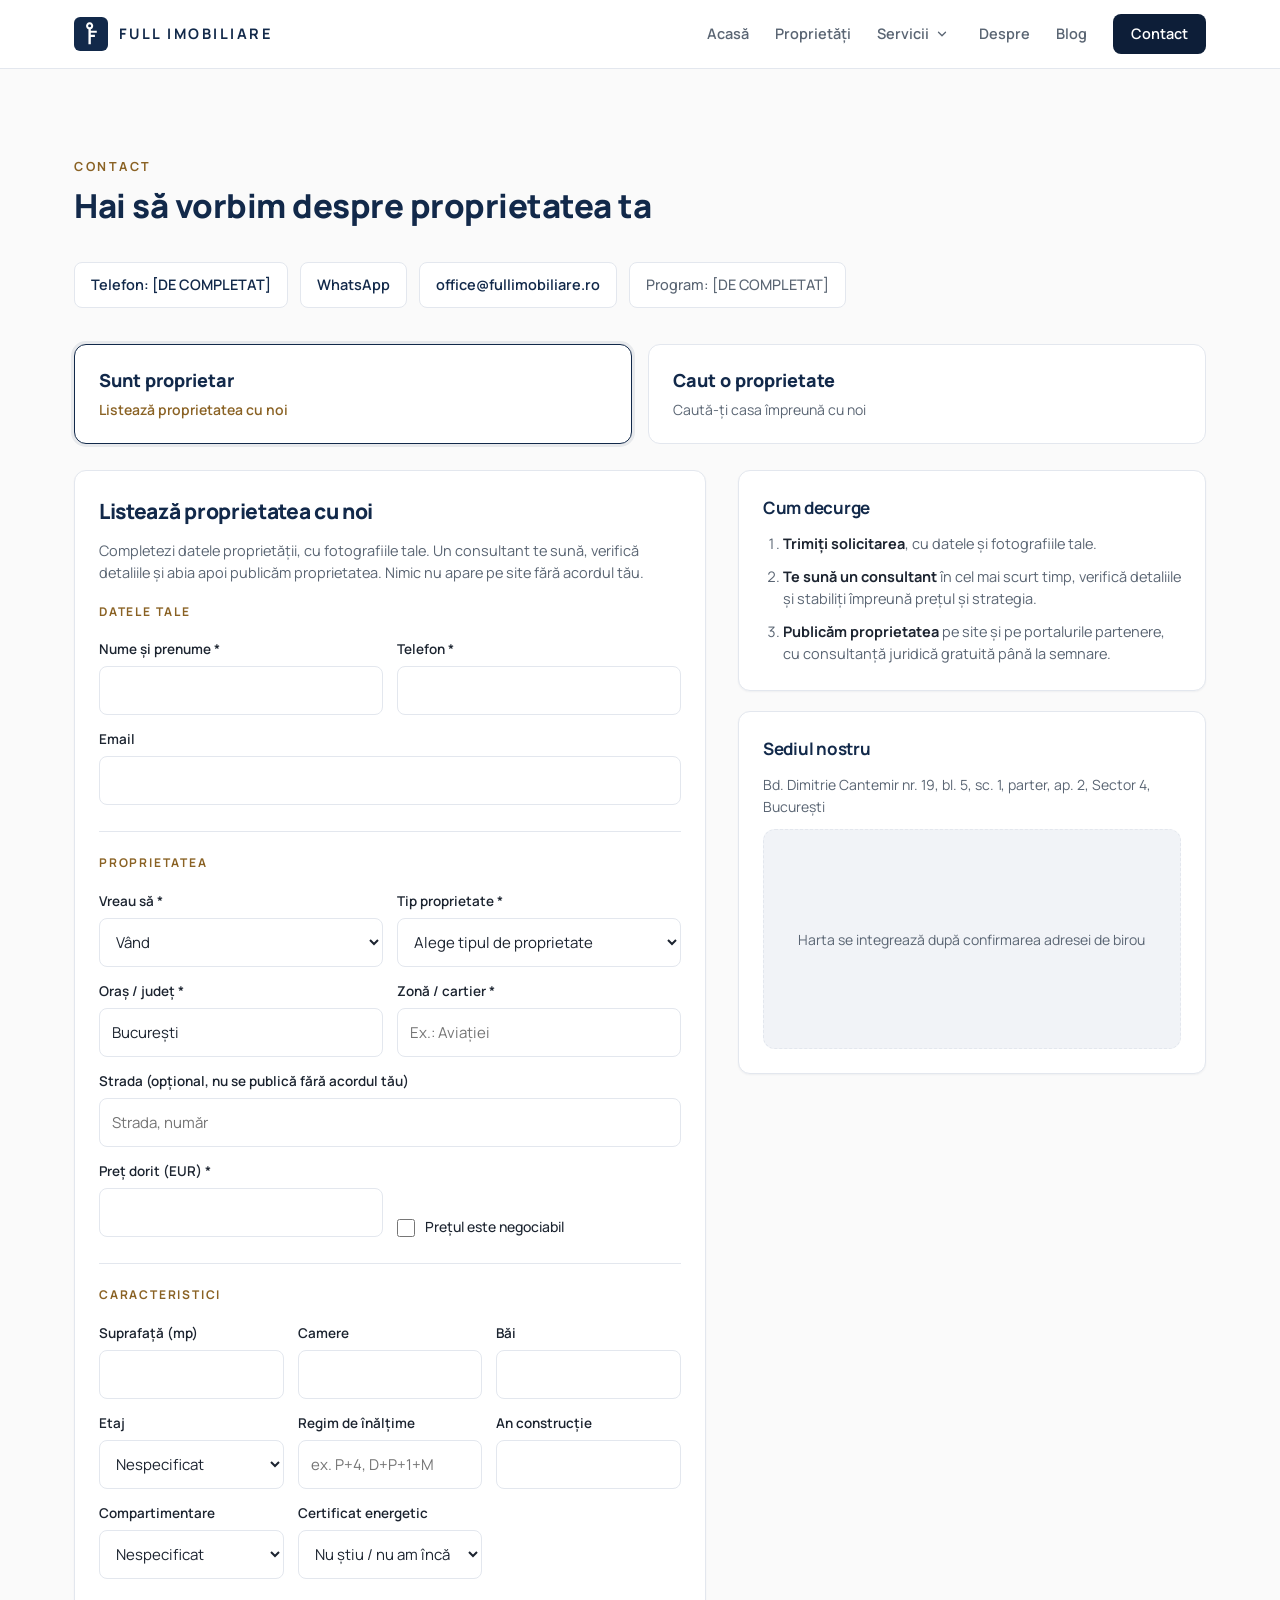
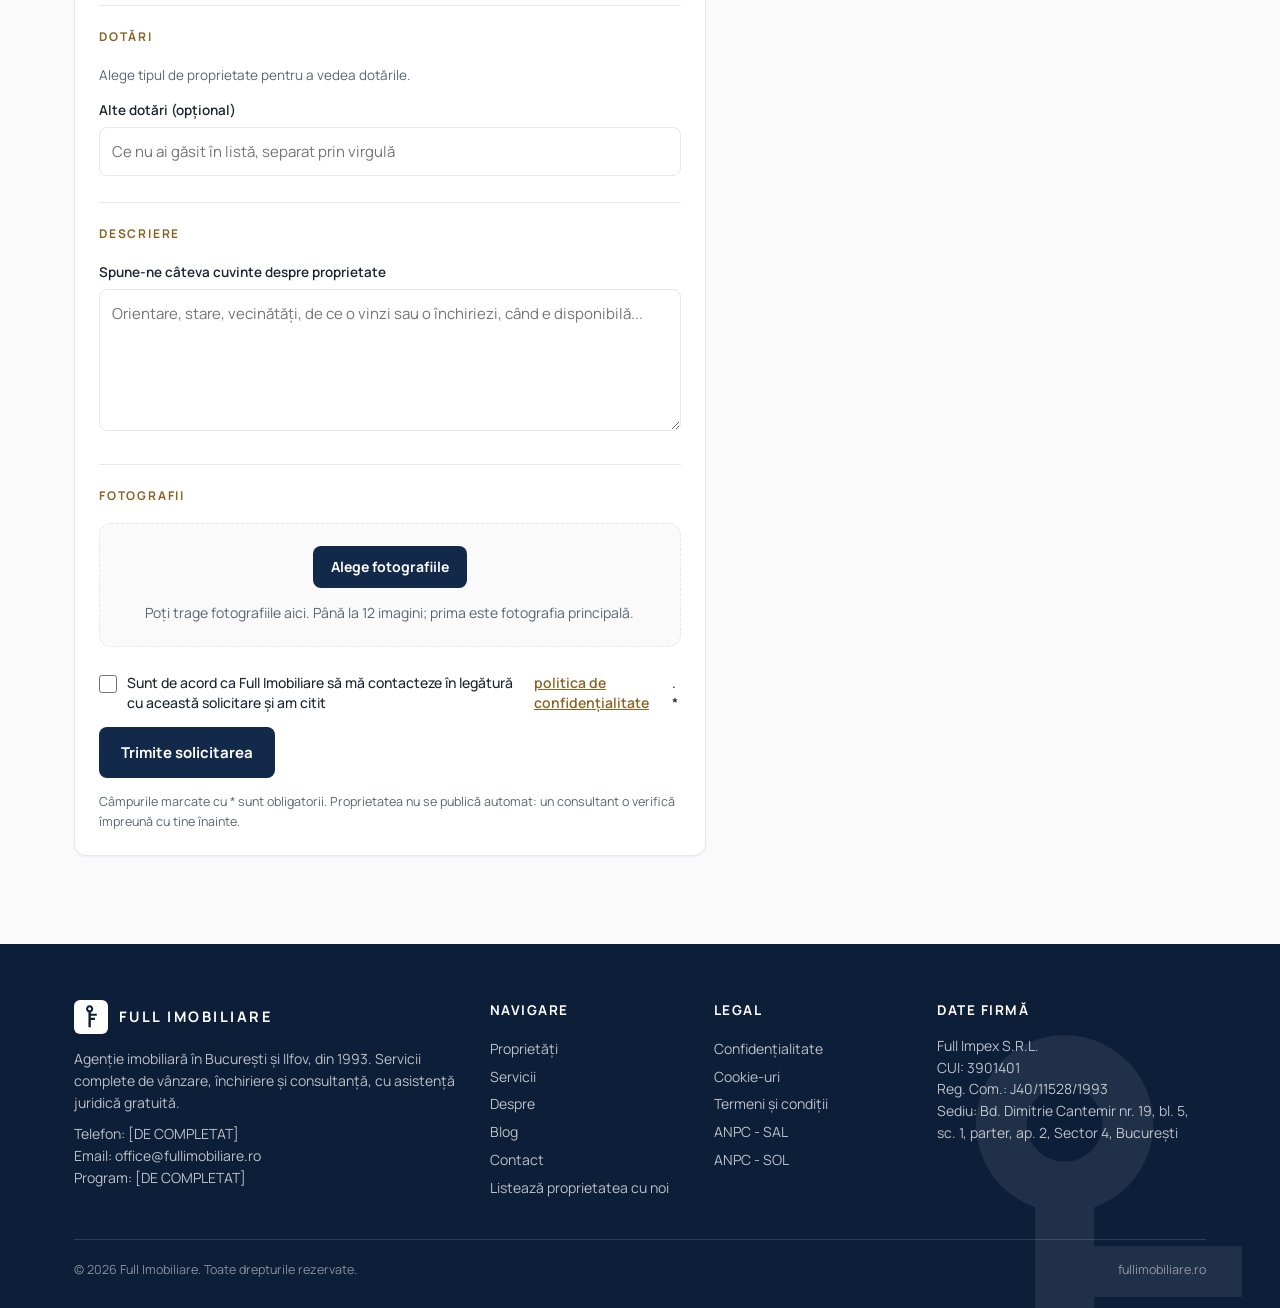
<file: contact.html>
<!DOCTYPE html>
<html lang="ro">
<head>
<meta charset="utf-8">
<meta name="viewport" content="width=device-width, initial-scale=1">
<meta name="robots" content="noindex, nofollow">
<title>Contact | Full Imobiliare</title>
<meta name="description" content="Listează proprietatea cu noi sau spune-ne ce cauți. Full Imobiliare, agenție imobiliară în București și Ilfov, din 1993: telefon, WhatsApp, formular.">
<link rel="icon" href="img/icon/favicon-32.png" sizes="32x32" type="image/png">
<link rel="icon" href="img/icon/favicon-16.png" sizes="16x16" type="image/png">
<link rel="apple-touch-icon" href="img/icon/apple-touch-180.png">
<meta name="theme-color" content="#12294A">
<link rel="stylesheet" href="css/stil.css?v=17">

</head>
<body>

<header class="antet"><div class="container antet-inner">
  <a class="sigla" href="index.html" aria-label="Full Imobiliare, pagina principală"><svg class="sigla-marca" viewBox="0 0 1000 1000" aria-hidden="true" focusable="false"><defs><mask id="m-antet"><rect width="1000" height="1000" fill="white"/><path fill-rule="evenodd" fill="black" d="M425,358.995A105,105 0 1,1 495,358.995L495,405L670,405L670,465 L495,465L495,525L615,525L615,585 L495,585L495,800 L425,800 ZM460,215a45,45 0 1,1 0,90a45,45 0 1,1 0,-90Z"/></mask></defs><rect width="1000" height="1000" rx="180" fill="currentColor" mask="url(#m-antet)"/></svg><span class="sigla-text">FULL IMOBILIARE</span></a>
  <button class="meniu-buton" type="button" id="meniu-buton" aria-expanded="false" aria-controls="meniu-principal" aria-label="Meniu"><span></span><span></span><span></span></button>
  <nav class="nav" id="meniu-principal" aria-label="Meniu principal">
    <a href="index.html">Acasă</a>
    <a href="proprietati.html">Proprietăți</a>
    <div class="nav-grup">
      <a href="servicii.html">Servicii</a>
      <button class="nav-sageata" type="button" aria-expanded="false" aria-controls="nav-servicii" aria-label="Deschide lista de servicii"><svg viewBox="0 0 24 24" fill="none" stroke="currentColor" stroke-width="2.2" stroke-linecap="round" stroke-linejoin="round" aria-hidden="true"><path d="M6 9l6 6 6-6"/></svg></button>
      <div class="nav-dropdown" id="nav-servicii"></div>
    </div>
    <a href="despre.html">Despre</a>
    <a href="blog.html">Blog</a>
    <a href="contact.html" class="cta activ">Contact</a>
  </nav>
</div></header>

<section class="sectiune"><div class="container">
  <p class="eticheta-mica">Contact</p>
  <div class="sectiune-cap"><h2>Hai să vorbim despre proprietatea ta</h2></div>
  <div class="contact-direct">
    <a href="tel:+40000000000">Telefon: [DE COMPLETAT]</a>
    <a href="https://wa.me/40000000000" rel="noopener" target="_blank">WhatsApp</a>
    <a href="mailto:office@fullimobiliare.ro">office@fullimobiliare.ro</a>
    <span>Program: [DE COMPLETAT]</span>
  </div>

  <div class="rol-comutator" role="tablist" aria-label="Alege tipul solicitării">
    <button class="rol-card activ" type="button" role="tab" data-rol="proprietar" aria-selected="true" aria-controls="sectiune-proprietar">
      <span class="rol-titlu">Sunt proprietar</span>
      <span class="rol-sub">Listează proprietatea cu noi</span>
    </button>
    <button class="rol-card" type="button" role="tab" data-rol="cautator" aria-selected="false" aria-controls="sectiune-cautator">
      <span class="rol-titlu">Caut o proprietate</span>
      <span class="rol-sub">Caută-ți casa împreună cu noi</span>
    </button>
  </div>

  <div class="grila-contact">
    <div>

      <!-- ===== PROPRIETAR: listează proprietatea ===== -->
      <div class="panou" id="sectiune-proprietar" role="tabpanel">
        <div class="formular-cap">
          <h3>Listează proprietatea cu noi</h3>
          <p>Completezi datele proprietății, cu fotografiile tale. Un consultant te sună, verifică detaliile și abia apoi publicăm proprietatea. Nimic nu apare pe site fără acordul tău.</p>
        </div>
        <form class="formular" id="formular-proprietar">
          <fieldset class="bloc-formular">
            <legend>Datele tale</legend>
            <div class="grila-2">
              <div><label for="p-nume">Nume și prenume *</label><input id="p-nume" type="text" autocomplete="name" required></div>
              <div><label for="p-telefon">Telefon *</label><input id="p-telefon" type="tel" autocomplete="tel" required></div>
              <div class="camp-lat"><label for="p-email">Email</label><input id="p-email" type="email" autocomplete="email"></div>
            </div>
          </fieldset>

          <fieldset class="bloc-formular">
            <legend>Proprietatea</legend>
            <div class="grila-2">
              <div><label for="p-tranzactie">Vreau să *</label>
                <select id="p-tranzactie" required>
                  <option value="vanzare">Vând</option>
                  <option value="inchiriere">Închiriez</option>
                </select></div>
              <div><label for="p-tip">Tip proprietate *</label>
                <select id="p-tip" required data-tipuri="Alege tipul de proprietate"></select></div>
              <div><label for="p-oras">Oraș / județ *</label><input id="p-oras" type="text" value="București" required></div>
              <div><label for="p-zona">Zonă / cartier *</label><input id="p-zona" type="text" placeholder="Ex.: Aviației" required></div>
              <div class="camp-lat"><label for="p-adresa">Strada (opțional, nu se publică fără acordul tău)</label><input id="p-adresa" type="text" placeholder="Strada, număr"></div>
              <div><label for="p-pret">Preț dorit (EUR) *</label><input id="p-pret" type="number" min="1" inputmode="numeric" required></div>
              <div class="camp-bifat" style="align-self:end"><label><input id="p-negociabil" type="checkbox"> Prețul este negociabil</label></div>
            </div>
          </fieldset>

          <fieldset class="bloc-formular">
            <legend>Caracteristici</legend>
            <div class="grila-3">
              <div><label for="p-suprafata">Suprafață (mp)</label><input id="p-suprafata" type="number" min="1" inputmode="numeric"></div>
              <div><label for="p-camere">Camere</label><input id="p-camere" type="number" min="0" inputmode="numeric"></div>
              <div><label for="p-bai">Băi</label><input id="p-bai" type="number" min="0" inputmode="numeric"></div>
              <div><label for="p-etaj">Etaj</label><select id="p-etaj" data-etaje="Nespecificat"></select></div>
              <div><label for="p-regim">Regim de înălțime</label><input id="p-regim" type="text" placeholder="ex. P+4, D+P+1+M"></div>
              <div><label for="p-an">An construcție</label><input id="p-an" type="number" min="1800" max="2100" inputmode="numeric"></div>
              <div><label for="p-compartimentare">Compartimentare</label>
                <select id="p-compartimentare">
                  <option value="">Nespecificat</option>
                  <option value="decomandat">Decomandat</option>
                  <option value="semidecomandat">Semidecomandat</option>
                  <option value="comandat">Comandat</option>
                  <option value="circular">Circular</option>
                </select></div>
              <div><label for="p-certificat">Certificat energetic</label>
                <select id="p-certificat">
                  <option value="">Nu știu / nu am încă</option>
                  <option>A</option><option>B</option><option>C</option><option>D</option><option>E</option><option>F</option><option>G</option>
                </select></div>
            </div>
          </fieldset>

          <fieldset class="bloc-formular">
            <legend>Dotări</legend>
            <div class="bife-grupuri" id="p-dotari"></div>
            <div><label for="p-dotari-altele">Alte dotări (opțional)</label><input id="p-dotari-altele" type="text" placeholder="Ce nu ai găsit în listă, separat prin virgulă"></div>
          </fieldset>

          <fieldset class="bloc-formular">
            <legend>Descriere</legend>
            <div><label for="p-descriere">Spune-ne câteva cuvinte despre proprietate</label><textarea id="p-descriere" rows="5" placeholder="Orientare, stare, vecinătăți, de ce o vinzi sau o închiriezi, când e disponibilă..."></textarea></div>
          </fieldset>

          <fieldset class="bloc-formular">
            <legend>Fotografii</legend>
            <div id="p-poze"></div>
          </fieldset>

          <div class="consimtamant">
            <label><input id="p-acord" type="checkbox" required> Sunt de acord ca Full Imobiliare să mă contacteze în legătură cu această solicitare și am citit <a href="#" rel="noopener">politica de confidențialitate</a>. *</label>
          </div>
          <p class="formular-eroare" id="p-eroare" hidden></p>
          <div><button type="submit">Trimite solicitarea</button></div>
          <p class="nota">Câmpurile marcate cu * sunt obligatorii. Proprietatea nu se publică automat: un consultant o verifică împreună cu tine înainte.</p>
        </form>
      </div>

      <!-- ===== CĂUTĂTOR: caută-ți casa ===== -->
      <div class="panou" id="sectiune-cautator" role="tabpanel" hidden>
        <div class="formular-cap">
          <h3>Caută-ți casa împreună cu noi</h3>
          <p>Spune-ne ce cauți și îți propunem proprietăți potrivite, inclusiv dintre cele care nu au ajuns încă pe site.</p>
        </div>
        <form class="formular" id="formular-cautator">
          <fieldset class="bloc-formular">
            <legend>Datele tale</legend>
            <div class="grila-2">
              <div><label for="c-nume">Nume și prenume *</label><input id="c-nume" type="text" autocomplete="name" required></div>
              <div><label for="c-telefon">Telefon *</label><input id="c-telefon" type="tel" autocomplete="tel" required></div>
              <div class="camp-lat"><label for="c-email">Email</label><input id="c-email" type="email" autocomplete="email"></div>
            </div>
          </fieldset>
          <fieldset class="bloc-formular">
            <legend>Ce cauți</legend>
            <div class="grila-2">
              <div><label for="c-tranzactie">Vreau să *</label>
                <select id="c-tranzactie" required>
                  <option value="vanzare">Cumpăr</option>
                  <option value="inchiriere">Închiriez</option>
                </select></div>
              <div><label for="c-tip">Tip proprietate *</label>
                <select id="c-tip" required data-tipuri="Orice tip"></select></div>
              <div class="camp-lat"><label for="c-zone">Zone preferate</label><input id="c-zone" type="text" placeholder="Ex.: Aviației, Floreasca, Pipera"></div>
              <div><label for="c-camere">Număr minim de camere</label><input id="c-camere" type="number" min="0" inputmode="numeric"></div>
              <div><label for="c-buget">Buget maxim (EUR)</label><input id="c-buget" type="number" min="1" inputmode="numeric"></div>
              <div class="camp-lat"><label for="c-mesaj">Detalii</label><textarea id="c-mesaj" rows="5" placeholder="Etaj, an construcție, parcare, termen, orice contează pentru tine..."></textarea></div>
            </div>
          </fieldset>
          <div class="consimtamant">
            <label><input id="c-acord" type="checkbox" required> Sunt de acord ca Full Imobiliare să mă contacteze în legătură cu această solicitare și am citit <a href="#" rel="noopener">politica de confidențialitate</a>. *</label>
          </div>
          <p class="formular-eroare" id="c-eroare" hidden></p>
          <div><button type="submit">Trimite solicitarea</button></div>
          <p class="nota">Câmpurile marcate cu * sunt obligatorii.</p>
        </form>
      </div>

    </div>

    <div>
      <div class="panou">
        <h3>Cum decurge</h3>
        <ol style="padding-left:20px; color:var(--text-secundar); font-size:14.5px; display:grid; gap:10px">
          <li><b style="color:var(--text)">Trimiți solicitarea</b>, cu datele și fotografiile tale.</li>
          <li><b style="color:var(--text)">Te sună un consultant</b> în cel mai scurt timp, verifică detaliile și stabiliți împreună prețul și strategia.</li>
          <li><b style="color:var(--text)">Publicăm proprietatea</b> pe site și pe portalurile partenere, cu consultanță juridică gratuită până la semnare.</li>
        </ol>
      </div>
      <div class="panou">
        <h3>Sediul nostru</h3>
        <p style="font-size:14px; color:var(--text-secundar)">Bd. Dimitrie Cantemir nr. 19, bl. 5, sc. 1, parter, ap. 2, Sector 4, București</p>
        <div class="harta-slot" style="height:220px; margin-top:12px">Harta se integrează după confirmarea adresei de birou</div>
      </div>
    </div>
  </div>
</div></section>

<footer class="subsol filigran"><div class="container">
  <div class="subsol-grila">
    <div>
      <a class="sigla" href="index.html" aria-label="Full Imobiliare"><svg class="sigla-marca" viewBox="0 0 1000 1000" aria-hidden="true" focusable="false"><defs><mask id="m-subsol"><rect width="1000" height="1000" fill="white"/><path fill-rule="evenodd" fill="black" d="M425,358.995A105,105 0 1,1 495,358.995L495,405L670,405L670,465 L495,465L495,525L615,525L615,585 L495,585L495,800 L425,800 ZM460,215a45,45 0 1,1 0,90a45,45 0 1,1 0,-90Z"/></mask></defs><rect width="1000" height="1000" rx="180" fill="currentColor" mask="url(#m-subsol)"/></svg><span class="sigla-text">FULL IMOBILIARE</span></a>
      <p>Agenție imobiliară în București și Ilfov, din 1993. Servicii complete de vânzare, închiriere și consultanță, cu asistență juridică gratuită.</p>
      <p style="margin-top:10px">Telefon: [DE COMPLETAT]<br>Email: <a href="mailto:office@fullimobiliare.ro" style="display:inline; padding:0">office@fullimobiliare.ro</a><br>Program: [DE COMPLETAT]</p>
    </div>
    <div>
      <h4>Navigare</h4>
      <a href="proprietati.html">Proprietăți</a><a href="servicii.html">Servicii</a><a href="despre.html">Despre</a><a href="blog.html">Blog</a><a href="contact.html">Contact</a><a href="contact.html?rol=proprietar">Listează proprietatea cu noi</a>
    </div>
    <div>
      <h4>Legal</h4>
      <a href="#">Confidențialitate</a><a href="#">Cookie-uri</a><a href="#">Termeni și condiții</a><a href="https://anpc.ro/ce-este-sal/" rel="noopener" target="_blank">ANPC - SAL</a><a href="https://ec.europa.eu/consumers/odr" rel="noopener" target="_blank">ANPC - SOL</a>
    </div>
    <div>
      <h4>Date firmă</h4>
      <p>Full Impex S.R.L.<br>CUI: 3901401<br>Reg. Com.: J40/11528/1993<br>Sediu: Bd. Dimitrie Cantemir nr. 19, bl. 5, sc. 1, parter, ap. 2, Sector 4, București</p>
    </div>
  </div>
  <div class="subsol-legal"><span>© 2026 Full Imobiliare. Toate drepturile rezervate.</span><span>fullimobiliare.ro</span></div>
</div></footer>

<script src="js/date-demo.js?v=17"></script>
<script src="js/comun.js?v=17"></script>
<script src="js/app.js?v=17"></script>
<script src="js/contact.js?v=17"></script>
</body>
</html>
</file>
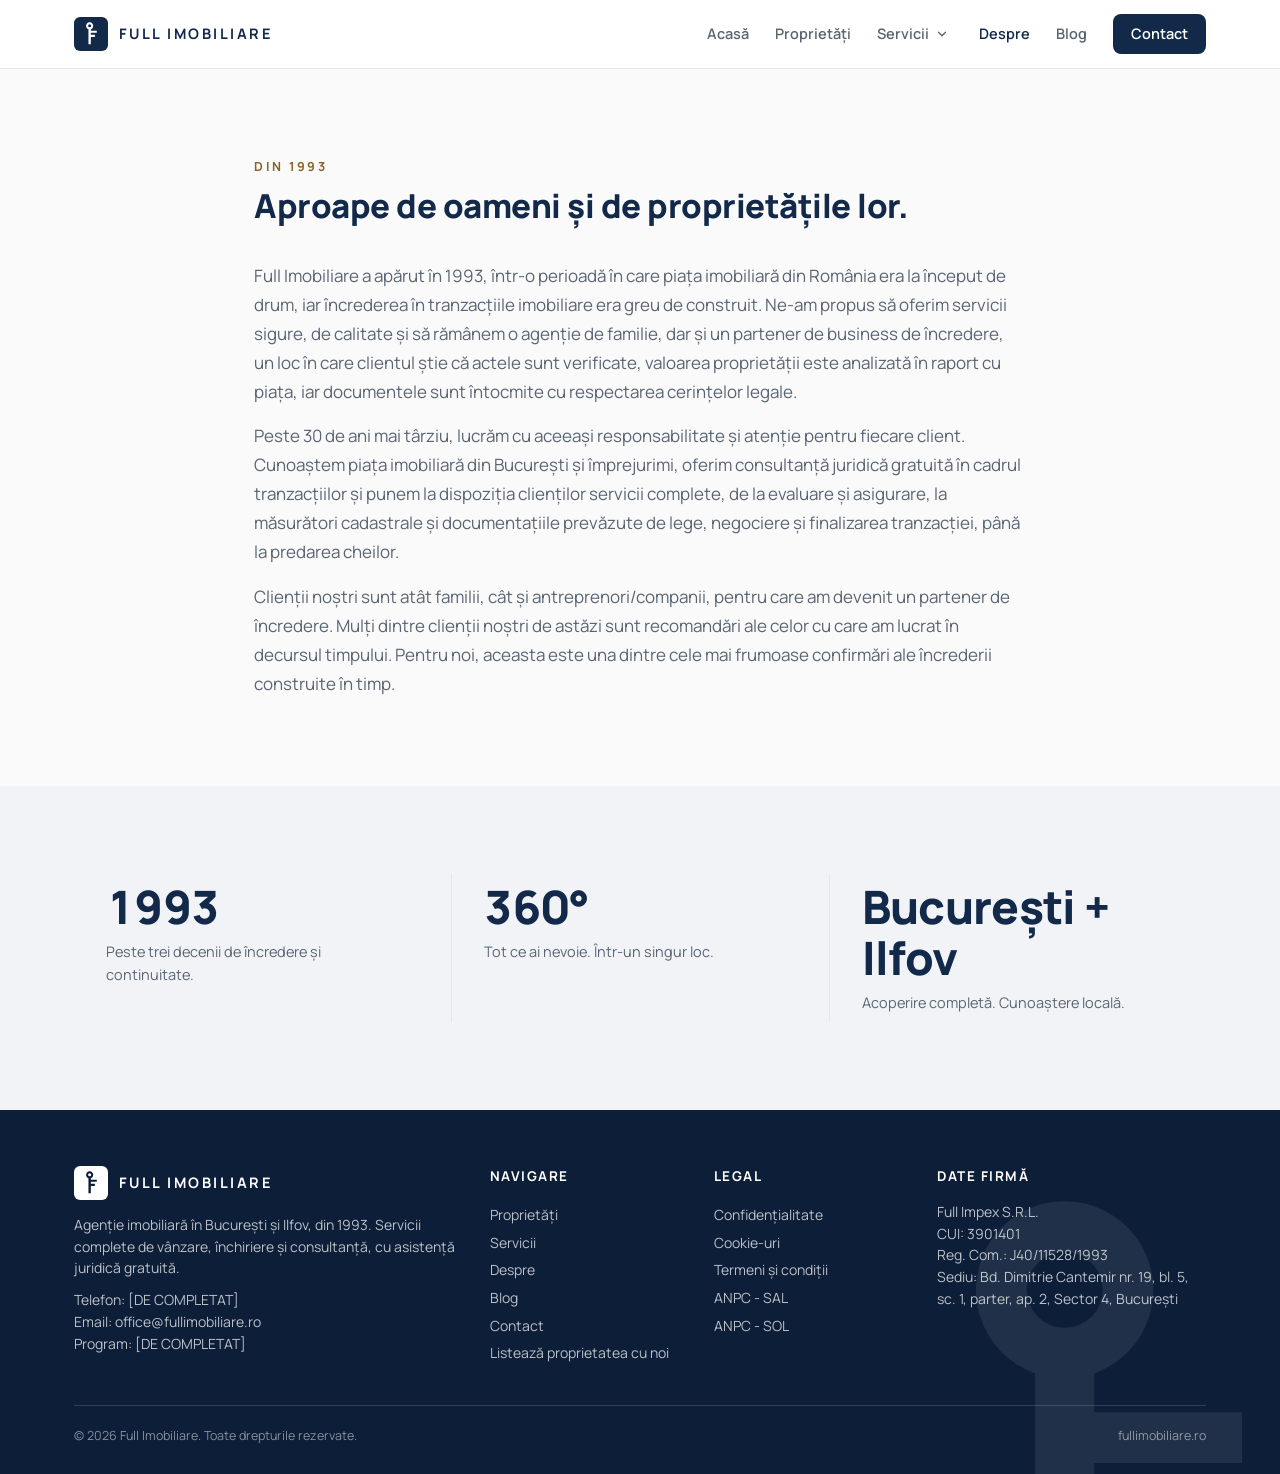
<file: despre.html>
<!DOCTYPE html>
<html lang="ro">
<head>
<meta charset="utf-8">
<meta name="viewport" content="width=device-width, initial-scale=1">
<meta name="robots" content="noindex, nofollow">
<title>Despre Full Imobiliare | Agenție imobiliară din 1993</title>
<meta name="description" content="Full Imobiliare lucrează din 1993 în București și Ilfov: acte verificate, preț corect, consultanță juridică gratuită la fiecare tranzacție.">
<link rel="icon" href="img/icon/favicon-32.png" sizes="32x32" type="image/png">
<link rel="icon" href="img/icon/favicon-16.png" sizes="16x16" type="image/png">
<link rel="apple-touch-icon" href="img/icon/apple-touch-180.png">
<meta name="theme-color" content="#12294A">
<link rel="stylesheet" href="css/stil.css?v=17">

</head>
<body>

<header class="antet"><div class="container antet-inner">
  <a class="sigla" href="index.html" aria-label="Full Imobiliare, pagina principală"><svg class="sigla-marca" viewBox="0 0 1000 1000" aria-hidden="true" focusable="false"><defs><mask id="m-antet"><rect width="1000" height="1000" fill="white"/><path fill-rule="evenodd" fill="black" d="M425,358.995A105,105 0 1,1 495,358.995L495,405L670,405L670,465 L495,465L495,525L615,525L615,585 L495,585L495,800 L425,800 ZM460,215a45,45 0 1,1 0,90a45,45 0 1,1 0,-90Z"/></mask></defs><rect width="1000" height="1000" rx="180" fill="currentColor" mask="url(#m-antet)"/></svg><span class="sigla-text">FULL IMOBILIARE</span></a>
  <button class="meniu-buton" type="button" id="meniu-buton" aria-expanded="false" aria-controls="meniu-principal" aria-label="Meniu"><span></span><span></span><span></span></button>
  <nav class="nav" id="meniu-principal" aria-label="Meniu principal">
    <a href="index.html">Acasă</a>
    <a href="proprietati.html">Proprietăți</a>
    <div class="nav-grup">
      <a href="servicii.html">Servicii</a>
      <button class="nav-sageata" type="button" aria-expanded="false" aria-controls="nav-servicii" aria-label="Deschide lista de servicii"><svg viewBox="0 0 24 24" fill="none" stroke="currentColor" stroke-width="2.2" stroke-linecap="round" stroke-linejoin="round" aria-hidden="true"><path d="M6 9l6 6 6-6"/></svg></button>
      <div class="nav-dropdown" id="nav-servicii"></div>
    </div>
    <a href="despre.html" class="activ">Despre</a>
    <a href="blog.html">Blog</a>
    <a href="contact.html" class="cta">Contact</a>
  </nav>
</div></header>

<section class="sectiune"><div class="container" style="max-width:820px">
  <p class="eticheta-mica">Din 1993</p>
  <div class="sectiune-cap"><h2>Aproape de oameni și de proprietățile lor.</h2></div>
  <p style="font-size:17px; color:var(--text-secundar); line-height:1.7">Full Imobiliare a apărut în 1993, într-o perioadă în care piața imobiliară din România era la început de drum, iar încrederea în tranzacțiile imobiliare era greu de construit. Ne-am propus să oferim servicii sigure, de calitate și să rămânem o agenție de familie, dar și un partener de business de încredere, un loc în care clientul știe că actele sunt verificate, valoarea proprietății este analizată în raport cu piața, iar documentele sunt întocmite cu respectarea cerințelor legale.</p>
  <p style="font-size:17px; color:var(--text-secundar); line-height:1.7; margin-top:16px">Peste 30 de ani mai târziu, lucrăm cu aceeași responsabilitate și atenție pentru fiecare client. Cunoaștem piața imobiliară din București și împrejurimi, oferim consultanță juridică gratuită în cadrul tranzacțiilor și punem la dispoziția clienților servicii complete, de la evaluare și asigurare, la măsurători cadastrale și documentațiile prevăzute de lege, negociere și finalizarea tranzacției, până la predarea cheilor.</p>
  <p style="font-size:17px; color:var(--text-secundar); line-height:1.7; margin-top:16px">Clienții noștri sunt atât familii, cât și antreprenori/companii, pentru care am devenit un partener de încredere. Mulți dintre clienții noștri de astăzi sunt recomandări ale celor cu care am lucrat în decursul timpului. Pentru noi, aceasta este una dintre cele mai frumoase confirmări ale încrederii construite în timp.</p></div></section>

<section class="sectiune gri"><div class="container">
  <div class="cifre">
    <div class="cifra"><h3>1993</h3><p>Peste trei decenii de încredere și continuitate.</p></div>
    <div class="cifra"><h3>360°</h3><p>Tot ce ai nevoie. Într-un singur loc.</p></div>
    <div class="cifra"><h3>București + Ilfov</h3><p>Acoperire completă. Cunoaștere locală.</p></div>
  </div>
</div></section>

<footer class="subsol filigran"><div class="container">
  <div class="subsol-grila">
    <div>
      <a class="sigla" href="index.html" aria-label="Full Imobiliare"><svg class="sigla-marca" viewBox="0 0 1000 1000" aria-hidden="true" focusable="false"><defs><mask id="m-subsol"><rect width="1000" height="1000" fill="white"/><path fill-rule="evenodd" fill="black" d="M425,358.995A105,105 0 1,1 495,358.995L495,405L670,405L670,465 L495,465L495,525L615,525L615,585 L495,585L495,800 L425,800 ZM460,215a45,45 0 1,1 0,90a45,45 0 1,1 0,-90Z"/></mask></defs><rect width="1000" height="1000" rx="180" fill="currentColor" mask="url(#m-subsol)"/></svg><span class="sigla-text">FULL IMOBILIARE</span></a>
      <p>Agenție imobiliară în București și Ilfov, din 1993. Servicii complete de vânzare, închiriere și consultanță, cu asistență juridică gratuită.</p>
      <p style="margin-top:10px">Telefon: [DE COMPLETAT]<br>Email: <a href="mailto:office@fullimobiliare.ro" style="display:inline; padding:0">office@fullimobiliare.ro</a><br>Program: [DE COMPLETAT]</p>
    </div>
    <div>
      <h4>Navigare</h4>
      <a href="proprietati.html">Proprietăți</a><a href="servicii.html">Servicii</a><a href="despre.html">Despre</a><a href="blog.html">Blog</a><a href="contact.html">Contact</a><a href="contact.html?rol=proprietar">Listează proprietatea cu noi</a>
    </div>
    <div>
      <h4>Legal</h4>
      <a href="#">Confidențialitate</a><a href="#">Cookie-uri</a><a href="#">Termeni și condiții</a><a href="https://anpc.ro/ce-este-sal/" rel="noopener" target="_blank">ANPC - SAL</a><a href="https://ec.europa.eu/consumers/odr" rel="noopener" target="_blank">ANPC - SOL</a>
    </div>
    <div>
      <h4>Date firmă</h4>
      <p>Full Impex S.R.L.<br>CUI: 3901401<br>Reg. Com.: J40/11528/1993<br>Sediu: Bd. Dimitrie Cantemir nr. 19, bl. 5, sc. 1, parter, ap. 2, Sector 4, București</p>
    </div>
  </div>
  <div class="subsol-legal"><span>© 2026 Full Imobiliare. Toate drepturile rezervate.</span><span>fullimobiliare.ro</span></div>
</div></footer>

<script src="js/date-demo.js?v=17"></script>
<script src="js/comun.js?v=17"></script>
<script src="js/app.js?v=17"></script>

</body>
</html>
</file>
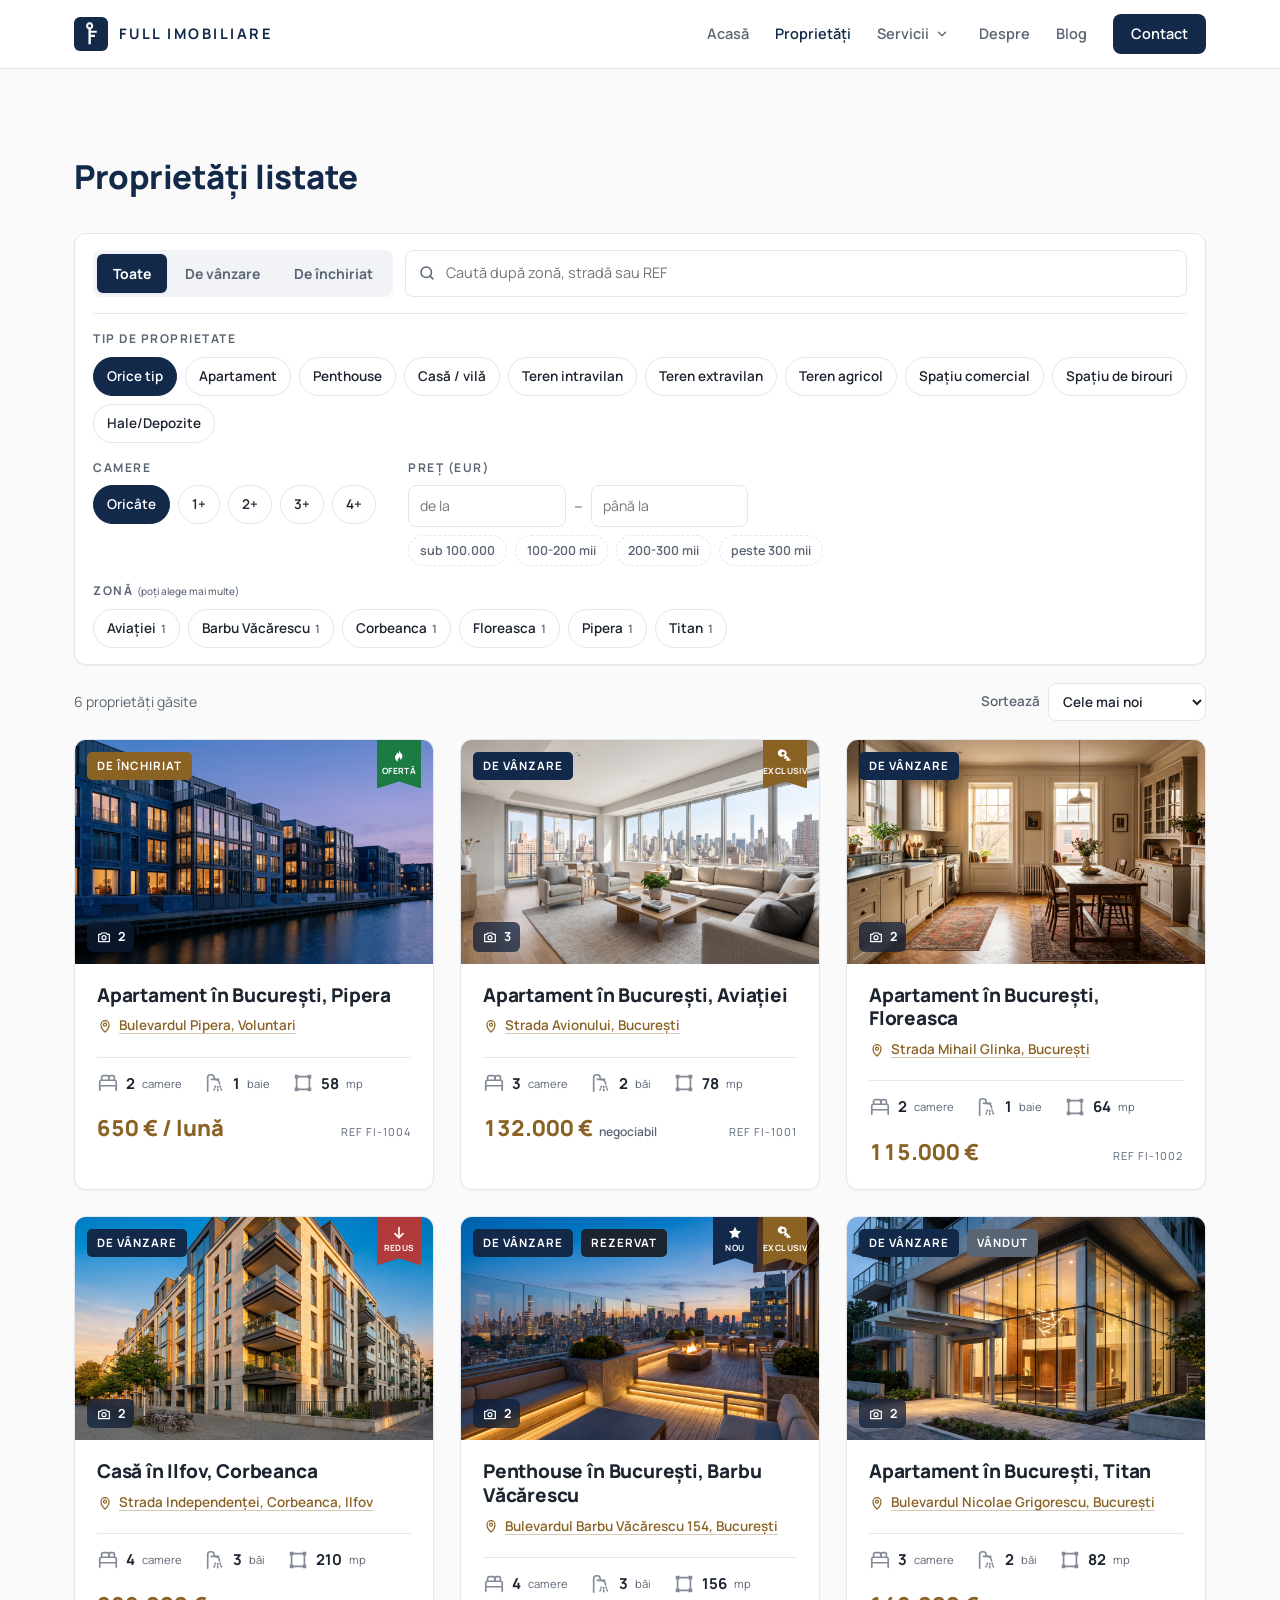
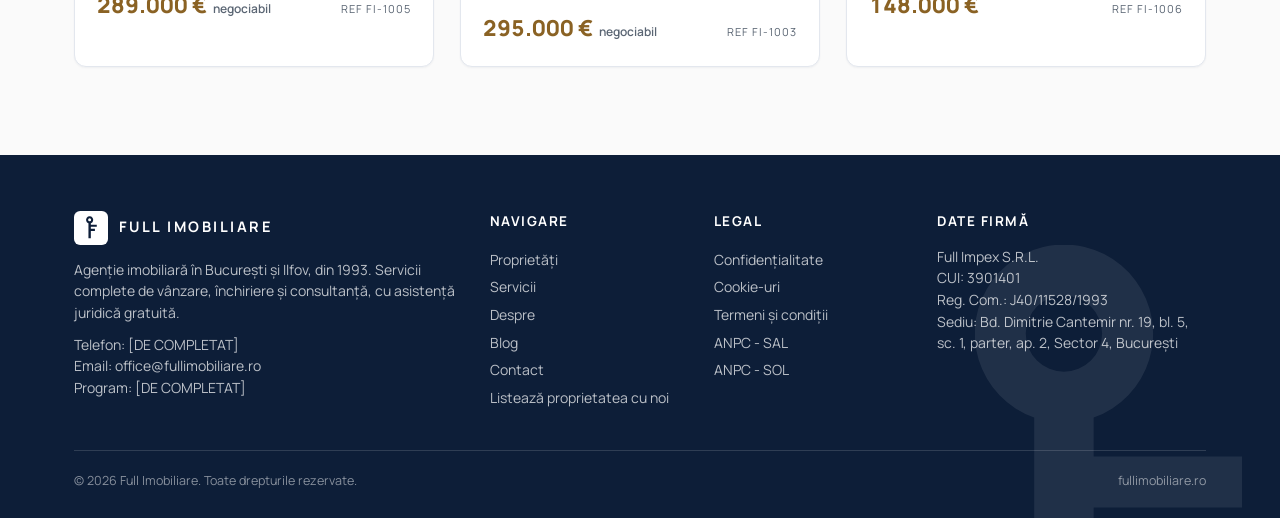
<file: proprietati.html>
<!DOCTYPE html>
<html lang="ro">
<head>
<meta charset="utf-8">
<meta name="viewport" content="width=device-width, initial-scale=1">
<meta name="robots" content="noindex, nofollow">
<title>Proprietăți de vânzare și de închiriat în București și Ilfov | Full Imobiliare</title>
<meta name="description" content="Proprietăți listate de Full Imobiliare: apartamente, penthouse-uri, case, terenuri și spații comerciale în București și Ilfov. Filtrează după tranzacție, tip, preț, camere și zonă.">
<link rel="icon" href="img/icon/favicon-32.png" sizes="32x32" type="image/png">
<link rel="icon" href="img/icon/favicon-16.png" sizes="16x16" type="image/png">
<link rel="apple-touch-icon" href="img/icon/apple-touch-180.png">
<meta name="theme-color" content="#12294A">
<link rel="stylesheet" href="css/stil.css?v=17">

</head>
<body>

<header class="antet"><div class="container antet-inner">
  <a class="sigla" href="index.html" aria-label="Full Imobiliare, pagina principală"><svg class="sigla-marca" viewBox="0 0 1000 1000" aria-hidden="true" focusable="false"><defs><mask id="m-antet"><rect width="1000" height="1000" fill="white"/><path fill-rule="evenodd" fill="black" d="M425,358.995A105,105 0 1,1 495,358.995L495,405L670,405L670,465 L495,465L495,525L615,525L615,585 L495,585L495,800 L425,800 ZM460,215a45,45 0 1,1 0,90a45,45 0 1,1 0,-90Z"/></mask></defs><rect width="1000" height="1000" rx="180" fill="currentColor" mask="url(#m-antet)"/></svg><span class="sigla-text">FULL IMOBILIARE</span></a>
  <button class="meniu-buton" type="button" id="meniu-buton" aria-expanded="false" aria-controls="meniu-principal" aria-label="Meniu"><span></span><span></span><span></span></button>
  <nav class="nav" id="meniu-principal" aria-label="Meniu principal">
    <a href="index.html">Acasă</a>
    <a href="proprietati.html" class="activ">Proprietăți</a>
    <div class="nav-grup">
      <a href="servicii.html">Servicii</a>
      <button class="nav-sageata" type="button" aria-expanded="false" aria-controls="nav-servicii" aria-label="Deschide lista de servicii"><svg viewBox="0 0 24 24" fill="none" stroke="currentColor" stroke-width="2.2" stroke-linecap="round" stroke-linejoin="round" aria-hidden="true"><path d="M6 9l6 6 6-6"/></svg></button>
      <div class="nav-dropdown" id="nav-servicii"></div>
    </div>
    <a href="despre.html">Despre</a>
    <a href="blog.html">Blog</a>
    <a href="contact.html" class="cta">Contact</a>
  </nav>
</div></header>

<section class="sectiune sectiune-lista"><div class="container">
  <div class="sectiune-cap"><h2>Proprietăți listate</h2></div>

  <!-- Filtre (v2, 22.09.2026): decizia principală ca butoane, căutare text, chip-uri, preț liber, stare în URL -->
  <form class="filtre" id="filtre" autocomplete="off">
    <div class="filtre-principal">
      <div class="segment" role="radiogroup" aria-label="Tranzacție">
        <label class="segment-optiune"><input type="radio" name="tranzactie" value="" checked><span>Toate</span></label>
        <label class="segment-optiune"><input type="radio" name="tranzactie" value="vanzare"><span>De vânzare</span></label>
        <label class="segment-optiune"><input type="radio" name="tranzactie" value="inchiriere"><span>De închiriat</span></label>
      </div>
      <label class="cautare-text">
        <svg viewBox="0 0 24 24" fill="none" stroke="currentColor" stroke-width="2" stroke-linecap="round" aria-hidden="true"><circle cx="11" cy="11" r="7"/><path d="M20 20l-3.5-3.5"/></svg>
        <input type="search" name="q" placeholder="Caută după zonă, stradă sau REF" aria-label="Caută după zonă, stradă sau REF">
      </label>
      <button class="filtre-comutator" type="button" id="filtre-comutator" aria-expanded="false" aria-controls="filtre-detalii">
        <svg viewBox="0 0 24 24" fill="none" stroke="currentColor" stroke-width="2" stroke-linecap="round" aria-hidden="true"><path d="M4 6h16M7 12h10M10 18h4"/></svg>Filtre<span class="filtre-numar" id="filtre-numar" hidden></span>
      </button>
    </div>

    <div class="filtre-detalii" id="filtre-detalii">
      <div class="filtru">
        <span class="filtru-eticheta">Tip de proprietate</span>
        <div class="chipuri" id="chip-tip"></div>
      </div>
      <div class="filtre-rand">
        <div class="filtru">
          <span class="filtru-eticheta">Camere</span>
          <div class="chipuri">
            <label class="chip"><input type="radio" name="camere" value="" checked><span>Oricâte</span></label>
            <label class="chip"><input type="radio" name="camere" value="1"><span>1+</span></label>
            <label class="chip"><input type="radio" name="camere" value="2"><span>2+</span></label>
            <label class="chip"><input type="radio" name="camere" value="3"><span>3+</span></label>
            <label class="chip"><input type="radio" name="camere" value="4"><span>4+</span></label>
          </div>
        </div>
        <div class="filtru filtru-pret">
          <span class="filtru-eticheta">Preț (EUR<span id="pret-sufix"></span>)</span>
          <div class="pret-campuri">
            <input type="number" name="pret_min" min="0" inputmode="numeric" placeholder="de la" aria-label="Preț minim">
            <span class="pret-sep">–</span>
            <input type="number" name="pret_max" min="0" inputmode="numeric" placeholder="până la" aria-label="Preț maxim">
          </div>
          <div class="chipuri chipuri-mici" id="pret-sugestii"></div>
        </div>
      </div>
      <div class="filtru">
        <span class="filtru-eticheta">Zonă <small>(poți alege mai multe)</small></span>
        <div class="chipuri" id="chip-zone"></div>
      </div>
    </div>

    <div class="filtre-active" id="filtre-active" hidden></div>
  </form>

  <div class="rezultate-bara">
    <p class="rezultate-info" id="rezultate-info"></p>
    <label class="sortare">Sortează
      <select id="f-sortare" name="sortare">
        <option value="recente">Cele mai noi</option>
        <option value="pret-crescator">Preț crescător</option>
        <option value="pret-descrescator">Preț descrescător</option>
        <option value="suprafata">Suprafață</option>
      </select>
    </label>
  </div>
  <div class="grila-anunturi" id="lista-anunturi"></div>
</div></section>
<footer class="subsol filigran"><div class="container">
  <div class="subsol-grila">
    <div>
      <a class="sigla" href="index.html" aria-label="Full Imobiliare"><svg class="sigla-marca" viewBox="0 0 1000 1000" aria-hidden="true" focusable="false"><defs><mask id="m-subsol"><rect width="1000" height="1000" fill="white"/><path fill-rule="evenodd" fill="black" d="M425,358.995A105,105 0 1,1 495,358.995L495,405L670,405L670,465 L495,465L495,525L615,525L615,585 L495,585L495,800 L425,800 ZM460,215a45,45 0 1,1 0,90a45,45 0 1,1 0,-90Z"/></mask></defs><rect width="1000" height="1000" rx="180" fill="currentColor" mask="url(#m-subsol)"/></svg><span class="sigla-text">FULL IMOBILIARE</span></a>
      <p>Agenție imobiliară în București și Ilfov, din 1993. Servicii complete de vânzare, închiriere și consultanță, cu asistență juridică gratuită.</p>
      <p style="margin-top:10px">Telefon: [DE COMPLETAT]<br>Email: <a href="mailto:office@fullimobiliare.ro" style="display:inline; padding:0">office@fullimobiliare.ro</a><br>Program: [DE COMPLETAT]</p>
    </div>
    <div>
      <h4>Navigare</h4>
      <a href="proprietati.html">Proprietăți</a><a href="servicii.html">Servicii</a><a href="despre.html">Despre</a><a href="blog.html">Blog</a><a href="contact.html">Contact</a><a href="contact.html?rol=proprietar">Listează proprietatea cu noi</a>
    </div>
    <div>
      <h4>Legal</h4>
      <a href="#">Confidențialitate</a><a href="#">Cookie-uri</a><a href="#">Termeni și condiții</a><a href="https://anpc.ro/ce-este-sal/" rel="noopener" target="_blank">ANPC - SAL</a><a href="https://ec.europa.eu/consumers/odr" rel="noopener" target="_blank">ANPC - SOL</a>
    </div>
    <div>
      <h4>Date firmă</h4>
      <p>Full Impex S.R.L.<br>CUI: 3901401<br>Reg. Com.: J40/11528/1993<br>Sediu: Bd. Dimitrie Cantemir nr. 19, bl. 5, sc. 1, parter, ap. 2, Sector 4, București</p>
    </div>
  </div>
  <div class="subsol-legal"><span>© 2026 Full Imobiliare. Toate drepturile rezervate.</span><span>fullimobiliare.ro</span></div>
</div></footer>

<script src="js/date-demo.js?v=17"></script>
<script src="js/comun.js?v=17"></script>
<script src="js/app.js?v=17"></script>

</body>
</html>
</file>
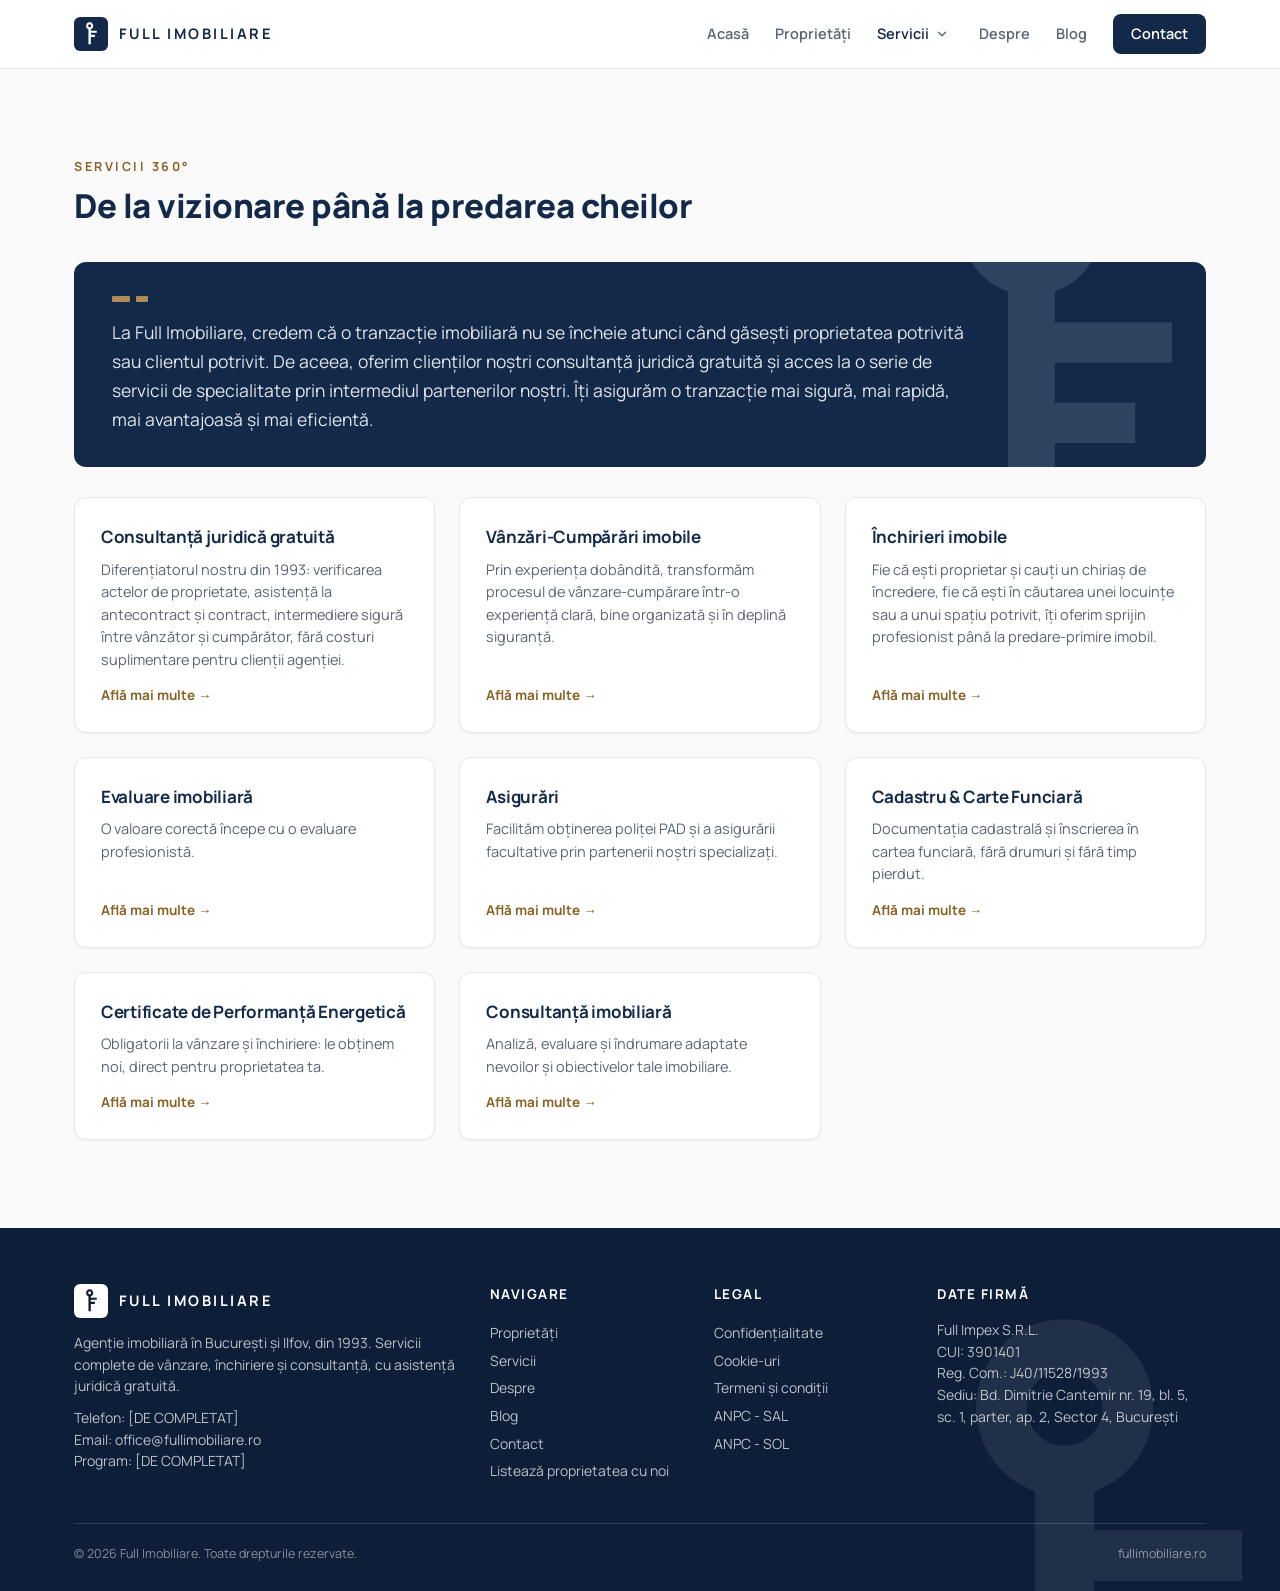
<file: servicii.html>
<!DOCTYPE html>
<html lang="ro">
<head>
<meta charset="utf-8">
<meta name="viewport" content="width=device-width, initial-scale=1">
<meta name="robots" content="noindex, nofollow">
<title>Servicii imobiliare complete | Full Imobiliare</title>
<meta name="description" content="Vânzări-cumpărări și închirieri imobile, evaluare imobiliară, asigurări, cadastru și carte funciară, certificate de performanță energetică, consultanță imobiliară și consultanță juridică gratuită. București și Ilfov, din 1993.">
<link rel="icon" href="img/icon/favicon-32.png" sizes="32x32" type="image/png">
<link rel="icon" href="img/icon/favicon-16.png" sizes="16x16" type="image/png">
<link rel="apple-touch-icon" href="img/icon/apple-touch-180.png">
<meta name="theme-color" content="#12294A">
<link rel="stylesheet" href="css/stil.css?v=17">

</head>
<body>

<header class="antet"><div class="container antet-inner">
  <a class="sigla" href="index.html" aria-label="Full Imobiliare, pagina principală"><svg class="sigla-marca" viewBox="0 0 1000 1000" aria-hidden="true" focusable="false"><defs><mask id="m-antet"><rect width="1000" height="1000" fill="white"/><path fill-rule="evenodd" fill="black" d="M425,358.995A105,105 0 1,1 495,358.995L495,405L670,405L670,465 L495,465L495,525L615,525L615,585 L495,585L495,800 L425,800 ZM460,215a45,45 0 1,1 0,90a45,45 0 1,1 0,-90Z"/></mask></defs><rect width="1000" height="1000" rx="180" fill="currentColor" mask="url(#m-antet)"/></svg><span class="sigla-text">FULL IMOBILIARE</span></a>
  <button class="meniu-buton" type="button" id="meniu-buton" aria-expanded="false" aria-controls="meniu-principal" aria-label="Meniu"><span></span><span></span><span></span></button>
  <nav class="nav" id="meniu-principal" aria-label="Meniu principal">
    <a href="index.html">Acasă</a>
    <a href="proprietati.html">Proprietăți</a>
    <div class="nav-grup">
      <a href="servicii.html" class="activ">Servicii</a>
      <button class="nav-sageata" type="button" aria-expanded="false" aria-controls="nav-servicii" aria-label="Deschide lista de servicii"><svg viewBox="0 0 24 24" fill="none" stroke="currentColor" stroke-width="2.2" stroke-linecap="round" stroke-linejoin="round" aria-hidden="true"><path d="M6 9l6 6 6-6"/></svg></button>
      <div class="nav-dropdown" id="nav-servicii"></div>
    </div>
    <a href="despre.html">Despre</a>
    <a href="blog.html">Blog</a>
    <a href="contact.html" class="cta">Contact</a>
  </nav>
</div></header>

<section class="sectiune"><div class="container">
  <p class="eticheta-mica">Servicii 360°</p>
  <div class="sectiune-cap"><h2>De la vizionare până la predarea cheilor</h2></div>
  <div class="banda-servicii filigran" id="banda-servicii"></div>
  <div class="grila-servicii" id="lista-servicii"></div>
</div></section>

<footer class="subsol filigran"><div class="container">
  <div class="subsol-grila">
    <div>
      <a class="sigla" href="index.html" aria-label="Full Imobiliare"><svg class="sigla-marca" viewBox="0 0 1000 1000" aria-hidden="true" focusable="false"><defs><mask id="m-subsol"><rect width="1000" height="1000" fill="white"/><path fill-rule="evenodd" fill="black" d="M425,358.995A105,105 0 1,1 495,358.995L495,405L670,405L670,465 L495,465L495,525L615,525L615,585 L495,585L495,800 L425,800 ZM460,215a45,45 0 1,1 0,90a45,45 0 1,1 0,-90Z"/></mask></defs><rect width="1000" height="1000" rx="180" fill="currentColor" mask="url(#m-subsol)"/></svg><span class="sigla-text">FULL IMOBILIARE</span></a>
      <p>Agenție imobiliară în București și Ilfov, din 1993. Servicii complete de vânzare, închiriere și consultanță, cu asistență juridică gratuită.</p>
      <p style="margin-top:10px">Telefon: [DE COMPLETAT]<br>Email: <a href="mailto:office@fullimobiliare.ro" style="display:inline; padding:0">office@fullimobiliare.ro</a><br>Program: [DE COMPLETAT]</p>
    </div>
    <div>
      <h4>Navigare</h4>
      <a href="proprietati.html">Proprietăți</a><a href="servicii.html">Servicii</a><a href="despre.html">Despre</a><a href="blog.html">Blog</a><a href="contact.html">Contact</a><a href="contact.html?rol=proprietar">Listează proprietatea cu noi</a>
    </div>
    <div>
      <h4>Legal</h4>
      <a href="#">Confidențialitate</a><a href="#">Cookie-uri</a><a href="#">Termeni și condiții</a><a href="https://anpc.ro/ce-este-sal/" rel="noopener" target="_blank">ANPC - SAL</a><a href="https://ec.europa.eu/consumers/odr" rel="noopener" target="_blank">ANPC - SOL</a>
    </div>
    <div>
      <h4>Date firmă</h4>
      <p>Full Impex S.R.L.<br>CUI: 3901401<br>Reg. Com.: J40/11528/1993<br>Sediu: Bd. Dimitrie Cantemir nr. 19, bl. 5, sc. 1, parter, ap. 2, Sector 4, București</p>
    </div>
  </div>
  <div class="subsol-legal"><span>© 2026 Full Imobiliare. Toate drepturile rezervate.</span><span>fullimobiliare.ro</span></div>
</div></footer>

<script src="js/date-demo.js?v=17"></script>
<script src="js/comun.js?v=17"></script>
<script src="js/app.js?v=17"></script>

</body>
</html>
</file>
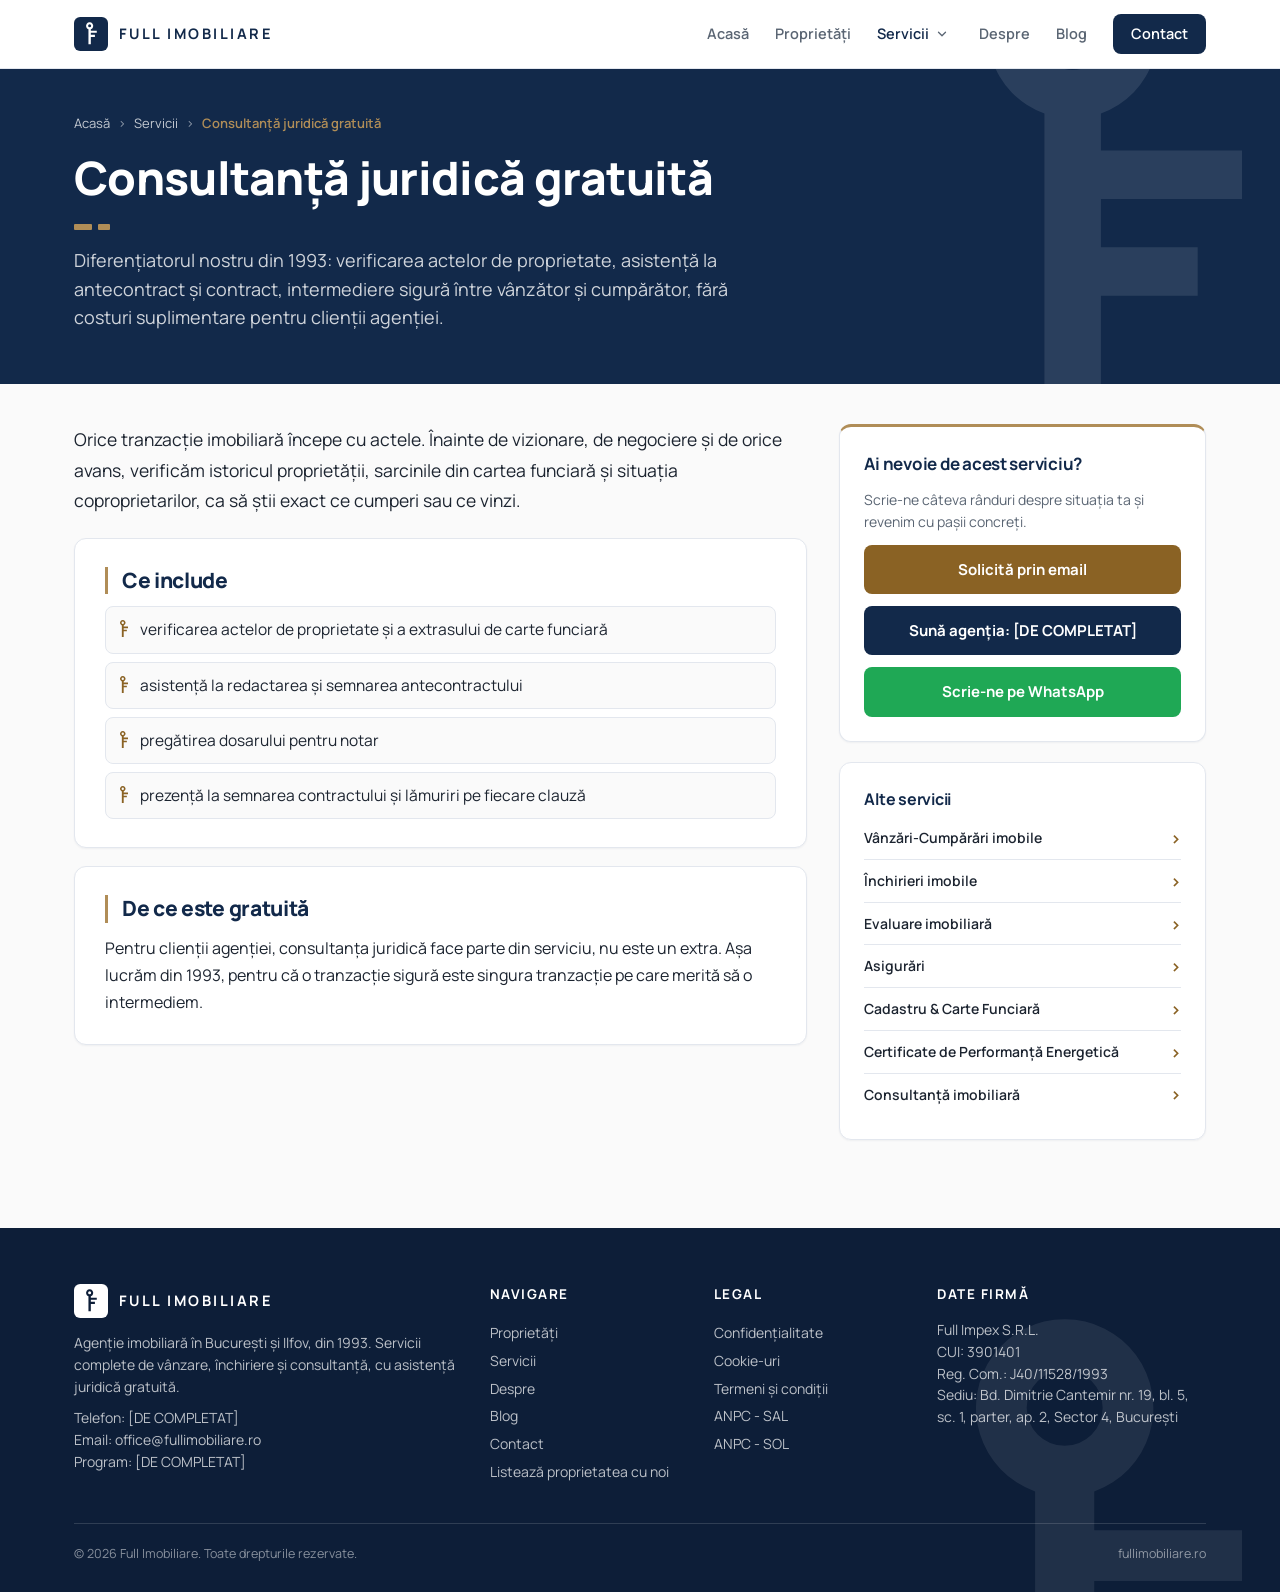
<file: serviciu.html>
<!DOCTYPE html>
<html lang="ro">
<head>
<meta charset="utf-8">
<meta name="viewport" content="width=device-width, initial-scale=1">
<meta name="robots" content="noindex, nofollow">
<title>Serviciu | Full Imobiliare</title>
<link rel="icon" href="img/icon/favicon-32.png" sizes="32x32" type="image/png">
<link rel="icon" href="img/icon/favicon-16.png" sizes="16x16" type="image/png">
<link rel="apple-touch-icon" href="img/icon/apple-touch-180.png">
<meta name="theme-color" content="#12294A">
<link rel="stylesheet" href="css/stil.css?v=17">

</head>
<body>

<header class="antet"><div class="container antet-inner">
  <a class="sigla" href="index.html" aria-label="Full Imobiliare, pagina principală"><svg class="sigla-marca" viewBox="0 0 1000 1000" aria-hidden="true" focusable="false"><defs><mask id="m-antet"><rect width="1000" height="1000" fill="white"/><path fill-rule="evenodd" fill="black" d="M425,358.995A105,105 0 1,1 495,358.995L495,405L670,405L670,465 L495,465L495,525L615,525L615,585 L495,585L495,800 L425,800 ZM460,215a45,45 0 1,1 0,90a45,45 0 1,1 0,-90Z"/></mask></defs><rect width="1000" height="1000" rx="180" fill="currentColor" mask="url(#m-antet)"/></svg><span class="sigla-text">FULL IMOBILIARE</span></a>
  <button class="meniu-buton" type="button" id="meniu-buton" aria-expanded="false" aria-controls="meniu-principal" aria-label="Meniu"><span></span><span></span><span></span></button>
  <nav class="nav" id="meniu-principal" aria-label="Meniu principal">
    <a href="index.html">Acasă</a>
    <a href="proprietati.html">Proprietăți</a>
    <div class="nav-grup">
      <a href="servicii.html" class="activ">Servicii</a>
      <button class="nav-sageata" type="button" aria-expanded="false" aria-controls="nav-servicii" aria-label="Deschide lista de servicii"><svg viewBox="0 0 24 24" fill="none" stroke="currentColor" stroke-width="2.2" stroke-linecap="round" stroke-linejoin="round" aria-hidden="true"><path d="M6 9l6 6 6-6"/></svg></button>
      <div class="nav-dropdown" id="nav-servicii"></div>
    </div>
    <a href="despre.html">Despre</a>
    <a href="blog.html">Blog</a>
    <a href="contact.html" class="cta">Contact</a>
  </nav>
</div></header>

<div id="serviciu">
<section class="serviciu-hero filigran">
  <div class="container">
    <nav class="firimituri" aria-label="Ești aici">
      <a href="index.html">Acasă</a><span aria-hidden="true">›</span><a href="servicii.html">Servicii</a><span aria-hidden="true">›</span><span id="s-firimitura" aria-current="page"></span>
    </nav>
    <h1 id="s-titlu"></h1>
    <div class="taietura" aria-hidden="true"></div>
    <p class="serviciu-intro" id="s-descriere"></p>
    <div class="serviciu-hero-actiuni">
      <a class="buton alama" id="s-email-hero" href="mailto:office@fullimobiliare.ro">Solicită prin email</a>
      <a class="buton contur-alb" href="tel:+40000000000">Sună agenția</a>
    </div>
  </div>
</section>

<section class="serviciu-corp">
  <div class="container serviciu-grila">
    <div class="serviciu-continut" id="s-continut"></div>
    <aside class="lipicios">
      <div class="panou panou-pret">
        <h3>Ai nevoie de acest serviciu?</h3>
        <p style="font-size:14px; color:var(--text-secundar)">Scrie-ne câteva rânduri despre situația ta și revenim cu pașii concreți.</p>
        <a class="buton alama" id="s-email" href="mailto:office@fullimobiliare.ro">Solicită prin email</a>
        <a class="buton telefon" href="tel:+40000000000">Sună agenția: [DE COMPLETAT]</a>
        <a class="buton whatsapp" id="s-whatsapp" href="https://wa.me/40000000000">Scrie-ne pe WhatsApp</a>
      </div>
      <div class="panou">
        <h3 style="font-size:16px; margin-bottom:6px">Alte servicii</h3>
        <nav class="lista-servicii-lateral" id="s-altele" aria-label="Alte servicii"></nav>
      </div>
    </aside>
  </div>
</section>
</div>

<footer class="subsol filigran"><div class="container">
  <div class="subsol-grila">
    <div>
      <a class="sigla" href="index.html" aria-label="Full Imobiliare"><svg class="sigla-marca" viewBox="0 0 1000 1000" aria-hidden="true" focusable="false"><defs><mask id="m-subsol"><rect width="1000" height="1000" fill="white"/><path fill-rule="evenodd" fill="black" d="M425,358.995A105,105 0 1,1 495,358.995L495,405L670,405L670,465 L495,465L495,525L615,525L615,585 L495,585L495,800 L425,800 ZM460,215a45,45 0 1,1 0,90a45,45 0 1,1 0,-90Z"/></mask></defs><rect width="1000" height="1000" rx="180" fill="currentColor" mask="url(#m-subsol)"/></svg><span class="sigla-text">FULL IMOBILIARE</span></a>
      <p>Agenție imobiliară în București și Ilfov, din 1993. Servicii complete de vânzare, închiriere și consultanță, cu asistență juridică gratuită.</p>
      <p style="margin-top:10px">Telefon: [DE COMPLETAT]<br>Email: <a href="mailto:office@fullimobiliare.ro" style="display:inline; padding:0">office@fullimobiliare.ro</a><br>Program: [DE COMPLETAT]</p>
    </div>
    <div>
      <h4>Navigare</h4>
      <a href="proprietati.html">Proprietăți</a><a href="servicii.html">Servicii</a><a href="despre.html">Despre</a><a href="blog.html">Blog</a><a href="contact.html">Contact</a><a href="contact.html?rol=proprietar">Listează proprietatea cu noi</a>
    </div>
    <div>
      <h4>Legal</h4>
      <a href="#">Confidențialitate</a><a href="#">Cookie-uri</a><a href="#">Termeni și condiții</a><a href="https://anpc.ro/ce-este-sal/" rel="noopener" target="_blank">ANPC - SAL</a><a href="https://ec.europa.eu/consumers/odr" rel="noopener" target="_blank">ANPC - SOL</a>
    </div>
    <div>
      <h4>Date firmă</h4>
      <p>Full Impex S.R.L.<br>CUI: 3901401<br>Reg. Com.: J40/11528/1993<br>Sediu: Bd. Dimitrie Cantemir nr. 19, bl. 5, sc. 1, parter, ap. 2, Sector 4, București</p>
    </div>
  </div>
  <div class="subsol-legal"><span>© 2026 Full Imobiliare. Toate drepturile rezervate.</span><span>fullimobiliare.ro</span></div>
</div></footer>

<script src="js/date-demo.js?v=17"></script>
<script src="js/comun.js?v=17"></script>
<script src="js/app.js?v=17"></script>

</body>
</html>
</file>
<file: css/stil.css>
/* FULL IMOBILIARE — stil.css (v3, brandul Cheia-F turnat)
   DESIGN TOKENS: valorile vin din manualul de brand (cap. 8 și 9), fișierul sursă `tokens.css`
   din pachetul de identitate vizuală. Navy + alamă + Manrope. Sistem de rază: containere 12px,
   elemente interactive 8px. Mișcare: press 160ms / UI 220ms / reveal decorativ ≤500ms.
   Alama deschisă (#B08D57) NU ține text alb și NU se folosește pentru text mic pe alb;
   pentru butoane cu text alb și pentru text pe alb se folosește alama închisă (#8A6224). */

@font-face {
  font-family: 'Manrope'; font-style: normal; font-weight: 200 800; font-display: swap;
  src: url(../font/manrope-latin-ext.woff2) format('woff2');
  unicode-range: U+0100-02BA, U+02BD-02C5, U+02C7-02CC, U+02CE-02D7, U+02DD-02FF, U+0304, U+0308, U+0329, U+1D00-1DBF, U+1E00-1E9F, U+1EF2-1EFF, U+2020, U+20A0-20AB, U+20AD-20C0, U+2113, U+2C60-2C7F, U+A720-A7FF;
}
@font-face {
  font-family: 'Manrope'; font-style: normal; font-weight: 200 800; font-display: swap;
  src: url(../font/manrope-latin.woff2) format('woff2');
  unicode-range: U+0000-00FF, U+0131, U+0152-0153, U+02BB-02BC, U+02C6, U+02DA, U+02DC, U+0304, U+0308, U+0329, U+2000-206F, U+20AC, U+2122, U+2191, U+2193, U+2212, U+2215, U+FEFF, U+FFFD;
}

:root {
  /* Baza: culorile mărcii */
  --brand: #12294A;
  --brand-inchis: #0D1E38;
  --alb: #FFFFFF;
  /* Accent: alamă */
  --accent: #B08D57;
  --accent-inchis: #8A6224;
  /* Neutre */
  --fundal: #FAFAFA;
  --fundal-sectiune: #F1F3F7;
  --linie: #E3E7EE;
  --text-secundar: #5A6573;
  --text: #1C2430;
  /* Marcaje de proprietate: tranzacția pe culorile brandului, statusul pe neutre */
  --marcaj-vanzare: #12294A;
  --marcaj-inchiriere: #8A6224;
  --marcaj-rezervat: #1C2430;
  --marcaj-vandut: #5A6573;
  /* Semnal (formulare) */
  --ok: #1C7A43;
  --ok-fundal: #F0FAF4;
  --eroare: #B23A3A;
  /* Tipografie și formă */
  --font: 'Manrope', 'Segoe UI', Arial, sans-serif;
  --raza: 12px;
  --raza-interactiv: 8px;
  --umbra-card: 0 1px 2px rgba(18, 41, 74, 0.05);
  --umbra-ridicat: 0 10px 30px rgba(18, 41, 74, 0.12);
  --ease-out: cubic-bezier(0.23, 1, 0.32, 1);
  --dur-apasare: 160ms;
  --dur-ui: 220ms;
  /* Cheia pozitivă (elementul grafic din manual, cap. 10): filigran pe suprafețe navy, 10-16% opacitate, tăiată de margine */
  --cheie-alb: url("data:image/svg+xml,%3Csvg xmlns=%27http://www.w3.org/2000/svg%27 viewBox=%27355 155 315 645%27%3E%3Cpath fill-rule=%27evenodd%27 fill=%27%23FFFFFF%27 d=%27M425,358.995A105,105 0 1,1 495,358.995L495,405L670,405L670,465 L495,465L495,525L615,525L615,585 L495,585L495,800 L425,800 ZM460,215a45,45 0 1,1 0,90a45,45 0 1,1 0,-90Z%27/%3E%3C/svg%3E");
}

* { margin: 0; padding: 0; box-sizing: border-box; }
[hidden] { display: none !important; }   /* atributul hidden bate orice display din clase (ex. .login-invelis e flex) */
body { font-family: var(--font); color: var(--text); background: var(--fundal); font-size: 16px; line-height: 1.55; -webkit-font-smoothing: antialiased; }
img { max-width: 100%; display: block; }
a { color: inherit; text-decoration: none; }
.container { max-width: 1180px; margin: 0 auto; padding: 0 24px; }

h1, h2, h3 { letter-spacing: -0.015em; }
.pret, .card-pret, .cifra h3, [data-cifre] { font-variant-numeric: tabular-nums; }

:focus-visible { outline: 2px solid var(--accent-inchis); outline-offset: 2px; border-radius: 4px; }

/* ===== Tăietura: separatorul de brand, în proporția dinților cheii (175 / rost 60 / 120) ===== */
.taietura { display: flex; gap: var(--taietura-h, 6px); align-items: center; }
.taietura::before, .taietura::after { content: ""; display: block; height: var(--taietura-h, 6px); background: var(--accent); border-radius: 1px; }
.taietura::before { width: calc(var(--taietura-h, 6px) * 175 / 60); }
.taietura::after  { width: calc(var(--taietura-h, 6px) * 120 / 60); }

/* ===== Filigranul cu cheia pozitivă: părintele primește .filigran (relative + overflow hidden) =====
   Dimensiunea și poziția se dau per suprafață prin --f-h / --f-dreapta / --f-sus / --f-jos; opacitatea în 10-16%. */
.filigran { position: relative; overflow: hidden; isolation: isolate; }
.filigran::before { content: ""; position: absolute; z-index: 0; pointer-events: none; background: var(--cheie-alb) no-repeat center / contain; opacity: var(--f-opacitate, 0.12); height: var(--f-h, 120%); aspect-ratio: 315 / 645; right: var(--f-dreapta, -4%); top: var(--f-sus, auto); bottom: var(--f-jos, auto); }
.filigran > * { position: relative; z-index: 1; }

/* ===== Mișcare: apariție la scroll (IntersectionObserver adaugă .vizibil) ===== */
@media (prefers-reduced-motion: no-preference) {
  .aparitie { opacity: 0; transform: translateY(18px); transition: opacity 0.5s var(--ease-out), transform 0.5s var(--ease-out); }
  .aparitie.vizibil { opacity: 1; transform: none; }
  .aparitie:not(.vizibil) .card-anunt { opacity: 0; transform: translateY(12px); }
}

/* ===== Header: marca SVG inline + wordmark Manrope (lockup-ul se compune, nu e imagine) ===== */
.antet { background: rgba(255,255,255,0.92); backdrop-filter: blur(8px); border-bottom: 1px solid var(--linie); position: sticky; top: 0; z-index: 50; }
.antet-inner { display: flex; align-items: center; justify-content: space-between; height: 68px; }
.sigla { display: flex; align-items: center; gap: 11px; color: var(--brand); }
.sigla-marca { width: 34px; height: 34px; flex: none; color: var(--brand); display: block; }
.sigla-text { font-weight: 700; font-size: 14.5px; letter-spacing: 0.17em; line-height: 1; white-space: nowrap; }
.nav { display: flex; align-items: center; gap: 26px; font-size: 14.5px; font-weight: 600; color: var(--text-secundar); }
.nav a { transition: color var(--dur-ui) ease; }
.nav a.activ, .nav a:hover { color: var(--brand); }
.nav .cta { background: var(--brand); color: var(--alb); padding: 9px 18px; border-radius: var(--raza-interactiv); transition: background var(--dur-ui) ease, transform var(--dur-apasare) var(--ease-out); }
.nav .cta:hover { background: var(--brand-inchis); color: var(--alb); }
.nav .cta:active { transform: scale(0.97); }
.nav .cta.activ { color: var(--alb); background: var(--brand-inchis); }   /* altfel .activ îl face navy pe navy */
/* Dropdown „Servicii": pe desktop se deschide la hover sau la săgeată; conținutul vine din date (app.js) */
.nav-grup { position: relative; display: flex; align-items: center; gap: 2px; }
.nav-sageata { background: none; border: 0; padding: 4px; color: var(--text-secundar); cursor: pointer; display: flex; border-radius: 4px; transition: transform var(--dur-ui) var(--ease-out), color var(--dur-ui) ease; }
.nav-sageata svg { width: 14px; height: 14px; }
.nav-dropdown { position: absolute; top: calc(100% + 14px); left: -12px; min-width: 260px; background: var(--alb); border: 1px solid var(--linie); border-radius: var(--raza); box-shadow: var(--umbra-ridicat); padding: 8px; display: grid; opacity: 0; visibility: hidden; transform: translateY(-6px); transition: opacity var(--dur-ui) ease, transform var(--dur-ui) var(--ease-out), visibility 0s linear var(--dur-ui); }
.nav-dropdown::before { content: ""; position: absolute; left: 0; right: 0; top: -14px; height: 14px; }   /* punte invizibilă între link și meniu */
.nav-dropdown a { display: block; padding: 9px 12px; border-radius: 6px; font-size: 14px; font-weight: 600; color: var(--text); white-space: nowrap; }
.nav-dropdown a.activ, .nav-dropdown a:hover { background: var(--fundal-sectiune); color: var(--brand); }
.nav-dropdown-toate { margin-top: 4px; border-top: 1px solid var(--linie); color: var(--accent-inchis) !important; padding-top: 12px !important; }
.nav-grup.deschis .nav-dropdown { opacity: 1; visibility: visible; transform: none; transition-delay: 0s; }
.nav-grup.deschis .nav-sageata { transform: rotate(180deg); color: var(--brand); }
@media (hover: hover) and (pointer: fine) {
  .nav-grup:hover .nav-dropdown { opacity: 1; visibility: visible; transform: none; transition-delay: 0s; }
  .nav-grup:hover .nav-sageata { transform: rotate(180deg); color: var(--brand); }
}
.meniu-buton { display: none; width: 42px; height: 42px; border: 1px solid var(--linie); border-radius: var(--raza-interactiv); background: var(--alb); cursor: pointer; flex-direction: column; align-items: center; justify-content: center; gap: 5px; padding: 0; }
.meniu-buton span { display: block; width: 18px; height: 2px; background: var(--brand); border-radius: 2px; transition: transform var(--dur-ui) var(--ease-out), opacity var(--dur-ui) ease; }
.meniu-buton.deschis span:nth-child(1) { transform: translateY(7px) rotate(45deg); }
.meniu-buton.deschis span:nth-child(2) { opacity: 0; }
.meniu-buton.deschis span:nth-child(3) { transform: translateY(-7px) rotate(-45deg); }

/* ===== Hero: split asimetric; intrare o singură dată, la încărcare ===== */
.hero { background: var(--brand); color: var(--alb); overflow: hidden; --f-h: 135%; --f-sus: -22%; --f-dreapta: -3%; --f-opacitate: 0.11; }
.hero-grila { display: grid; grid-template-columns: 1.05fr 0.95fr; gap: 48px; align-items: center; padding: 72px 0 76px 0; }
.hero h1 { font-size: clamp(32px, 4.2vw, 50px); line-height: 1.12; max-width: 15ch; font-weight: 800; }
.hero .taietura { margin-top: 22px; }
.hero p.sub { margin-top: 18px; font-size: 17.5px; line-height: 1.6; color: rgba(255,255,255,0.72); max-width: 44ch; }
.hero-foto { border-radius: var(--raza); overflow: hidden; box-shadow: 0 24px 60px rgba(5, 12, 24, 0.45); aspect-ratio: 4/3; }
.hero-foto img { width: 100%; height: 100%; object-fit: cover; }
@media (prefers-reduced-motion: no-preference) {
  .hero-grila > div { transition: opacity 0.6s var(--ease-out), transform 0.6s var(--ease-out); }
  .hero-foto { transition: opacity 0.6s var(--ease-out) 80ms, transform 0.6s var(--ease-out) 80ms, box-shadow var(--dur-ui) ease; }
  @starting-style {
    .hero-grila > div { opacity: 0; transform: translateY(14px); }
    .hero-foto { opacity: 0; transform: translateY(14px); }
  }
}
.cauta { margin-top: 30px; background: var(--alb); border-radius: var(--raza); padding: 12px; display: flex; gap: 10px; flex-wrap: wrap; box-shadow: 0 16px 40px rgba(5, 12, 24, 0.35); }
.cauta select { flex: 1; min-width: 150px; border: 1px solid var(--linie); border-radius: var(--raza-interactiv); padding: 12px; font: inherit; font-size: 14.5px; color: var(--text); background: var(--alb); }
.cauta button { background: var(--accent-inchis); color: var(--alb); border: 0; border-radius: var(--raza-interactiv); padding: 12px 26px; font: inherit; font-weight: 700; cursor: pointer; transition: transform var(--dur-apasare) var(--ease-out), box-shadow var(--dur-ui) ease, background var(--dur-ui) ease; }
.cauta button:active { transform: scale(0.97); }

/* ===== Secțiuni ===== */
.sectiune { padding: 88px 0; }
.sectiune.gri { background: var(--fundal-sectiune); }
.sectiune-cap { display: flex; align-items: baseline; justify-content: space-between; gap: 20px; margin-bottom: 36px; }
.sectiune-cap h2 { font-size: clamp(25px, 2.8vw, 33px); color: var(--brand); line-height: 1.2; font-weight: 800; }
.sectiune-cap a { font-size: 14.5px; font-weight: 700; color: var(--accent-inchis); white-space: nowrap; display: inline-block; transition: transform var(--dur-ui) var(--ease-out); }
.eticheta-mica { font-size: 12.5px; letter-spacing: 2.5px; font-weight: 700; color: var(--accent-inchis); text-transform: uppercase; margin-bottom: 10px; }
.subtitlu-sectiune { color: var(--text-secundar); font-size: 16.5px; max-width: 60ch; margin-top: -22px; margin-bottom: 34px; }

/* ===== Card proprietate: intrare cu stagger la fiecare randare (inclusiv la filtrare) ===== */
.grila-anunturi { display: grid; grid-template-columns: repeat(auto-fill, minmax(300px, 1fr)); gap: 26px; }
.card-anunt { background: var(--alb); border: 1px solid var(--linie); border-radius: var(--raza); overflow: hidden; box-shadow: var(--umbra-card); transition: box-shadow var(--dur-ui) ease, transform var(--dur-apasare) var(--ease-out); }
.card-anunt:active { transform: scale(0.99); }
@media (prefers-reduced-motion: no-preference) {
  .card-anunt { transition: opacity 0.45s var(--ease-out), box-shadow var(--dur-ui) ease, transform 0.45s var(--ease-out); transition-delay: calc(min(var(--i, 0), 8) * 50ms), 0ms, calc(min(var(--i, 0), 8) * 50ms); }
  @starting-style {
    .card-anunt { opacity: 0; transform: translateY(12px); }
  }
}
.card-foto { position: relative; display: block; aspect-ratio: 16/10; overflow: hidden; background: var(--fundal-sectiune); }
.card-foto img { width: 100%; height: 100%; object-fit: cover; transition: transform 0.5s var(--ease-out); }
.insigne { position: absolute; top: 12px; left: 12px; display: flex; gap: 8px; flex-wrap: wrap; }
.insigna { font-size: 11.5px; font-weight: 700; letter-spacing: 1px; padding: 5px 10px; border-radius: 5px; color: var(--alb); background: var(--marcaj-vanzare); text-transform: uppercase; }
.insigna.inchiriere { background: var(--marcaj-inchiriere); }
.insigna.rezervat { background: var(--marcaj-rezervat); }
.insigna.vandut { background: var(--marcaj-vandut); }
.insigna.liber { background: var(--ok); }
/* Semne de carte: panglici verticale în colțul din dreapta-sus, cu crestătură jos (ca în referință) */
.panglici { position: absolute; top: 0; right: 12px; display: flex; gap: 6px; }
.panglica { display: flex; flex-direction: column; align-items: center; gap: 3px; width: 44px; padding: 8px 0 13px 0; color: var(--alb); background: var(--brand); clip-path: polygon(0 0, 100% 0, 100% 100%, 50% calc(100% - 7px), 0 100%); box-shadow: var(--umbra-card); }
.panglica.navy { background: var(--brand); }
.panglica.alama { background: var(--accent-inchis); }
.panglica.verde { background: var(--ok); }
.panglica.rosu { background: var(--eroare); }
.panglica-ico svg { width: 16px; height: 16px; display: block; }
.panglica-text { font-size: 8.5px; font-weight: 700; letter-spacing: 0.4px; text-transform: uppercase; line-height: 1; white-space: nowrap; }
.contor-poze { position: absolute; left: 12px; bottom: 12px; display: inline-flex; align-items: center; gap: 6px; background: rgba(13, 30, 56, 0.72); color: var(--alb); font-size: 12.5px; font-weight: 700; padding: 5px 9px; border-radius: 6px; backdrop-filter: blur(4px); }
.contor-poze svg { width: 16px; height: 16px; }
.card-corp { padding: 20px 22px 20px 22px; }
.card-titlu { font-size: 19px; font-weight: 800; line-height: 1.25; color: var(--text); letter-spacing: -0.01em; }
.card-titlu a { transition: color var(--dur-ui) ease; }
.card-adresa { display: inline-flex; align-items: center; gap: 6px; margin-top: 8px; font-size: 13.5px; font-weight: 600; color: var(--accent-inchis); text-decoration: underline; text-decoration-color: rgba(138, 98, 36, 0.35); text-underline-offset: 3px; transition: text-decoration-color var(--dur-ui) ease; }
.card-adresa svg { width: 16px; height: 16px; flex: none; }
.card-detalii { display: flex; flex-wrap: wrap; gap: 10px 22px; margin-top: 16px; padding-top: 14px; border-top: 1px solid var(--linie); }
.detaliu { display: inline-flex; align-items: center; gap: 7px; color: var(--text-secundar); font-size: 13.5px; }
.detaliu svg { width: 22px; height: 22px; color: var(--text-secundar); opacity: 0.75; }
.detaliu b { color: var(--text); font-size: 15px; font-weight: 700; }
.card-jos { display: flex; align-items: baseline; justify-content: space-between; gap: 12px; margin-top: 16px; }
.card-pret { font-size: 22px; font-weight: 800; color: var(--accent-inchis); }
.card-pret span.negociabil { font-size: 12px; color: var(--text-secundar); font-weight: 600; margin-left: 6px; }
.card-id { font-size: 11px; letter-spacing: 1px; color: var(--text-secundar); white-space: nowrap; }
/* ===== Filtre (Proprietăți), v2: segment + căutare + chip-uri + preț liber; stare în URL ===== */
.filtre { background: var(--alb); border: 1px solid var(--linie); border-radius: var(--raza); box-shadow: var(--umbra-card); padding: 16px 18px; margin-bottom: 18px; }
.filtre-principal { display: flex; align-items: center; gap: 12px; flex-wrap: wrap; }
.segment { display: inline-flex; background: var(--fundal-sectiune); border-radius: var(--raza-interactiv); padding: 4px; gap: 2px; }
.segment-optiune input { position: absolute; opacity: 0; pointer-events: none; }
.segment-optiune span { display: block; padding: 9px 16px; border-radius: 6px; font-size: 14px; font-weight: 700; color: var(--text-secundar); cursor: pointer; white-space: nowrap; transition: background var(--dur-ui) ease, color var(--dur-ui) ease, transform var(--dur-apasare) var(--ease-out); }
.segment-optiune input:checked + span { background: var(--brand); color: var(--alb); box-shadow: var(--umbra-card); }
.segment-optiune input:focus-visible + span { outline: 2px solid var(--accent-inchis); outline-offset: 2px; }
.segment-optiune span:active { transform: scale(0.97); }
.cautare-text { flex: 1 1 260px; display: flex; align-items: center; gap: 10px; border: 1px solid var(--linie); border-radius: var(--raza-interactiv); padding: 0 12px; background: var(--alb); transition: border-color var(--dur-ui) ease; }
.cautare-text:focus-within { border-color: var(--brand); }
.cautare-text svg { width: 18px; height: 18px; color: var(--text-secundar); flex: none; }
.cautare-text input { border: 0; outline: 0; font: inherit; font-size: 14.5px; padding: 11px 0; width: 100%; background: transparent; color: var(--text); }
.filtre-comutator { display: none; align-items: center; gap: 8px; border: 1px solid var(--linie); background: var(--alb); border-radius: var(--raza-interactiv); padding: 10px 14px; font: inherit; font-size: 14px; font-weight: 700; color: var(--brand); cursor: pointer; }
.filtre-comutator svg { width: 18px; height: 18px; }
.filtre-numar { background: var(--accent-inchis); color: var(--alb); font-size: 11.5px; border-radius: 10px; padding: 1px 7px; }
.filtre-detalii { display: grid; gap: 16px; margin-top: 16px; padding-top: 16px; border-top: 1px solid var(--linie); }
.filtre-rand { display: grid; grid-template-columns: auto 1fr; gap: 16px 32px; align-items: start; }
.filtru-eticheta { display: block; font-size: 12px; letter-spacing: 1.5px; text-transform: uppercase; color: var(--text-secundar); font-weight: 700; margin-bottom: 8px; }
.filtru-eticheta small { text-transform: none; letter-spacing: 0; font-weight: 500; }
.chipuri { display: flex; flex-wrap: wrap; gap: 8px; }
.chip input { position: absolute; opacity: 0; pointer-events: none; }
.chip span { display: inline-flex; align-items: center; gap: 5px; padding: 8px 13px; border: 1px solid var(--linie); border-radius: 999px; font-size: 13.5px; font-weight: 600; color: var(--text); background: var(--alb); cursor: pointer; user-select: none; transition: border-color var(--dur-ui) ease, background var(--dur-ui) ease, color var(--dur-ui) ease, transform var(--dur-apasare) var(--ease-out); }
.chip span small { font-size: 11.5px; color: var(--text-secundar); font-weight: 600; }
.chip input:checked + span { background: var(--brand); border-color: var(--brand); color: var(--alb); }
.chip input:checked + span small { color: rgba(255,255,255,0.7); }
.chip input:focus-visible + span { outline: 2px solid var(--accent-inchis); outline-offset: 2px; }
.chip span:active { transform: scale(0.96); }
.chipuri-mici { margin-top: 8px; }
.chip-buton { border: 1px dashed var(--linie); background: transparent; border-radius: 999px; padding: 5px 11px; font: inherit; font-size: 12.5px; font-weight: 600; color: var(--text-secundar); cursor: pointer; transition: border-color var(--dur-ui) ease, color var(--dur-ui) ease; }
.pret-campuri { display: flex; align-items: center; gap: 8px; max-width: 340px; }
.pret-campuri input { width: 100%; border: 1px solid var(--linie); border-radius: var(--raza-interactiv); padding: 9px 11px; font: inherit; font-size: 14px; color: var(--text); background: var(--alb); transition: border-color var(--dur-ui) ease; }
.pret-campuri input:focus { outline: 0; border-color: var(--brand); }
.pret-sep { color: var(--text-secundar); }
.filtre-active { display: flex; flex-wrap: wrap; align-items: center; gap: 8px; margin-top: 14px; padding-top: 14px; border-top: 1px solid var(--linie); }
.eticheta-activa { display: inline-flex; align-items: center; gap: 7px; background: var(--fundal-sectiune); border: 0; border-radius: 999px; padding: 6px 11px; font: inherit; font-size: 13px; font-weight: 600; color: var(--brand); cursor: pointer; transition: background var(--dur-ui) ease; }
.eticheta-activa span { color: var(--text-secundar); font-size: 12px; }
.reset-filtre { background: none; border: 0; font: inherit; font-size: 13px; font-weight: 700; color: var(--accent-inchis); cursor: pointer; padding: 6px 4px; text-decoration: underline; text-underline-offset: 3px; }
.rezultate-bara { display: flex; align-items: center; justify-content: space-between; gap: 14px; flex-wrap: wrap; margin-bottom: 18px; }
.rezultate-info { font-size: 14px; color: var(--text-secundar); margin: 0; }
.sortare { display: inline-flex; align-items: center; gap: 8px; font-size: 13.5px; color: var(--text-secundar); font-weight: 600; }
.sortare select { border: 1px solid var(--linie); border-radius: var(--raza-interactiv); padding: 8px 10px; font: inherit; font-size: 13.5px; color: var(--text); background: var(--alb); }
.stare-goala { grid-column: 1 / -1; background: var(--alb); border: 1px dashed var(--linie); border-radius: var(--raza); padding: 40px 28px; text-align: center; }
.stare-goala h3 { color: var(--brand); font-size: 20px; font-weight: 800; }
.stare-goala p { color: var(--text-secundar); max-width: 52ch; margin: 10px auto 0 auto; font-size: 15px; }
.stare-goala-actiuni { display: flex; justify-content: center; gap: 12px; flex-wrap: wrap; margin-top: 8px; }
.stare-goala-actiuni .buton { display: inline-block; padding: 12px 20px; }
/* ===== Pagina proprietății (ajustare emoțională 22.09.2026: galerie mozaic + lightbox, puncte forte, CTA vizionare) ===== */
.anunt-titlu-bloc { padding: 34px 0 18px 0; }
.anunt-cap { display: flex; align-items: flex-start; justify-content: space-between; gap: 20px; flex-wrap: wrap; }
.anunt-cap .eticheta-mica { margin-bottom: 6px; }
.anunt-titlu-bloc h1 { font-size: clamp(26px, 3.2vw, 36px); color: var(--brand); max-width: 28ch; line-height: 1.15; font-weight: 800; }
.anunt-meta { margin-top: 10px; color: var(--text-secundar); font-size: 15px; display: flex; align-items: center; flex-wrap: wrap; gap: 8px; }
.adresa-link { display: inline-flex; align-items: center; gap: 6px; color: var(--accent-inchis); font-weight: 600; text-decoration: underline; text-decoration-color: rgba(138, 98, 36, 0.35); text-underline-offset: 3px; }
.adresa-link svg { width: 17px; height: 17px; }
.meta-sep { color: var(--linie); }
.anunt-actiuni { display: flex; align-items: center; gap: 10px; flex-wrap: wrap; padding-top: 4px; }
.buton-icon { display: inline-flex; align-items: center; gap: 7px; background: var(--alb); border: 1px solid var(--linie); border-radius: var(--raza-interactiv); padding: 9px 13px; font: inherit; font-size: 13.5px; font-weight: 600; color: var(--text); cursor: pointer; transition: border-color var(--dur-ui) ease, transform var(--dur-apasare) var(--ease-out); }
.buton-icon svg { width: 17px; height: 17px; color: var(--accent-inchis); }
.buton-icon:active { transform: scale(0.97); }
.share-invelis { position: relative; }
.share-meniu { position: absolute; top: calc(100% + 6px); right: 0; z-index: 20; background: var(--alb); border: 1px solid var(--linie); border-radius: var(--raza); box-shadow: var(--umbra-ridicat); padding: 6px; min-width: 190px; display: grid; }
.share-meniu a, .share-meniu button { display: block; width: 100%; text-align: left; background: none; border: 0; font: inherit; font-size: 14px; font-weight: 600; color: var(--text); padding: 9px 12px; border-radius: 6px; cursor: pointer; }
.share-meniu a:hover, .share-meniu button:hover { background: var(--fundal-sectiune); }

/* Galeria mozaic: fotografia principală ocupă 2/3, două laterale 1/3; înălțime fixă, poze decupate frumos */
.galerie { display: grid; gap: 10px; height: clamp(300px, 42vw, 520px); border-radius: var(--raza); overflow: hidden; position: relative; }
.galerie.trei { grid-template-columns: 2fr 1fr; grid-template-rows: 1fr 1fr; }
.galerie.doua { grid-template-columns: 1.6fr 1fr; }
.galerie.una { grid-template-columns: 1fr; }
.galerie-poza { position: relative; border: 0; padding: 0; background: var(--fundal-sectiune); cursor: zoom-in; overflow: hidden; }
.galerie.trei .galerie-poza:first-child { grid-row: 1 / 3; }
.galerie-poza img { width: 100%; height: 100%; object-fit: cover; display: block; transition: transform 0.6s var(--ease-out); }
.galerie-toate { position: absolute; right: 14px; bottom: 14px; display: inline-flex; align-items: center; gap: 8px; background: rgba(255,255,255,0.94); color: var(--brand); border: 0; border-radius: var(--raza-interactiv); padding: 10px 14px; font: inherit; font-size: 13.5px; font-weight: 700; cursor: pointer; box-shadow: var(--umbra-ridicat); backdrop-filter: blur(6px); transition: transform var(--dur-apasare) var(--ease-out); }
.galerie-toate svg { width: 17px; height: 17px; }
.galerie-toate:active { transform: scale(0.97); }
.galerie-gol { height: 100%; display: flex; align-items: center; justify-content: center; background: var(--fundal-sectiune); color: var(--text-secundar); }
@media (prefers-reduced-motion: no-preference) {
  .galerie { transition: opacity 0.6s var(--ease-out), transform 0.6s var(--ease-out); }
  @starting-style { .galerie { opacity: 0; transform: translateY(12px); } }
}

/* Lightbox: fundal închis, fotografia centrată, navigare cu săgeți și tastatură */
.lightbox { border: 0; padding: 0; background: transparent; max-width: 100vw; max-height: 100vh; width: 100vw; height: 100vh; }
.lightbox::backdrop { background: rgba(6, 14, 28, 0.92); }
.lightbox figure { margin: 0; width: 100%; height: 100%; display: flex; flex-direction: column; align-items: center; justify-content: center; gap: 12px; padding: 56px 72px; }
.lightbox img { max-width: 100%; max-height: calc(100vh - 140px); object-fit: contain; border-radius: 8px; box-shadow: 0 30px 80px rgba(0,0,0,0.6); }
.lightbox figcaption { color: rgba(255,255,255,0.7); font-size: 13.5px; letter-spacing: 1px; font-weight: 600; }
.lb-inchide, .lb-nav { position: fixed; background: rgba(255,255,255,0.12); color: var(--alb); border: 0; border-radius: 50%; width: 46px; height: 46px; font-size: 26px; line-height: 1; cursor: pointer; display: flex; align-items: center; justify-content: center; transition: background var(--dur-ui) ease; }
.lb-inchide { top: 18px; right: 18px; font-size: 18px; }
.lb-nav { top: 50%; transform: translateY(-50%); font-size: 34px; padding-bottom: 4px; }
.lb-prev { left: 16px; } .lb-next { right: 16px; }
.lb-inchide:hover, .lb-nav:hover { background: rgba(255,255,255,0.24); }
@media (prefers-reduced-motion: no-preference) {
  .lightbox[open] { transition: opacity var(--dur-ui) var(--ease-out); }
  @starting-style { .lightbox[open] { opacity: 0; } }
}

/* Puncte forte: argumentele pozitive, cu bifă în alamă */
.panou-puncte { background: linear-gradient(135deg, #FFFDF9 0%, var(--alb) 60%); border-color: #EADFCB; }
.puncte-forte { list-style: none; display: grid; grid-template-columns: 1fr 1fr; gap: 10px 22px; }
.puncte-forte li { display: flex; align-items: flex-start; gap: 10px; font-size: 15px; font-weight: 600; color: var(--text); line-height: 1.4; }
.puncte-forte svg { width: auto; height: 18px; flex: none; color: var(--accent-inchis); margin: 2px 4px 0 3px; }   /* bulina de listă = cheia pozitivă (manual, cap. 10) */
.descriere { color: var(--text); font-size: 16px; line-height: 1.75; white-space: pre-line; }
.anunt-grila { display: grid; grid-template-columns: 2fr 1fr; gap: 30px; align-items: start; padding: 26px 0 88px 0; }.panou { background: var(--alb); border: 1px solid var(--linie); border-radius: var(--raza); padding: 24px; box-shadow: var(--umbra-card); }
.panou + .panou { margin-top: 20px; }
.panou h3 { color: var(--brand); margin-bottom: 12px; font-size: 17px; font-weight: 700; }
.panou-pret { border-top: 3px solid var(--accent); }
.panou .pret { font-size: 32px; font-weight: 800; color: var(--accent-inchis); }
.panou .ref { margin-top: 4px; font-size: 12.5px; letter-spacing: 1px; color: var(--text-secundar); }
.lipicios { position: sticky; top: 88px; }
.buton { display: block; text-align: center; font-weight: 700; border-radius: var(--raza-interactiv); padding: 13px; margin-top: 12px; font-size: 15px; transition: transform var(--dur-apasare) var(--ease-out), box-shadow var(--dur-ui) ease, background var(--dur-ui) ease; cursor: pointer; }
.buton:active { transform: scale(0.97); }
.buton.telefon { background: var(--brand); color: var(--alb); }
.buton.whatsapp { background: #1FA855; color: var(--alb); }
.buton.alama { background: var(--accent-inchis); color: var(--alb); }
.buton.contur { background: transparent; color: var(--brand); border: 1.5px solid var(--brand); }
.agent { display: flex; align-items: center; gap: 8px; margin-top: 16px; padding-top: 16px; border-top: 1px solid var(--linie); font-size: 14px; color: var(--text-secundar); }
.tabel-spec { width: 100%; border-collapse: collapse; font-size: 14.5px; }
.tabel-spec td { padding: 10px 0; }
.tabel-spec tr + tr td { border-top: 1px solid var(--linie); }
.tabel-spec td:first-child { color: var(--text-secundar); width: 46%; }
.dotari-lista { display: flex; flex-wrap: wrap; gap: 8px; }
.dotare { display: inline-flex; align-items: center; gap: 6px; background: var(--fundal-sectiune); border-radius: var(--raza-interactiv); padding: 7px 12px 7px 9px; font-size: 13.5px; font-weight: 500; }
.dotare svg { width: 15px; height: 15px; color: var(--accent-inchis); flex: none; }
.dotari-grup + .dotari-grup { margin-top: 16px; }
.dotari-grup h4 { font-size: 12px; letter-spacing: 1.5px; text-transform: uppercase; color: var(--text-secundar); font-weight: 700; margin-bottom: 8px; }
.harta-slot { background: var(--fundal-sectiune); border: 1px dashed var(--linie); border-radius: var(--raza); height: 300px; display: flex; align-items: center; justify-content: center; color: var(--text-secundar); font-size: 14px; text-align: center; padding: 0 24px; }

/* ===== Servicii: layout asimetric 1 + coloană ===== */
.servicii-asimetric { display: grid; grid-template-columns: 1.1fr 0.9fr; gap: 28px; align-items: stretch; }
.serviciu-vedeta { background: var(--brand); border-radius: var(--raza); padding: 36px; color: var(--alb); display: flex; flex-direction: column; justify-content: flex-end; min-height: 320px; --f-h: 125%; --f-sus: -18%; --f-dreapta: -6%; --f-opacitate: 0.13; }
.serviciu-vedeta h3 { font-size: 24px; margin-bottom: 10px; font-weight: 800; }
.serviciu-vedeta p { color: rgba(255,255,255,0.75); font-size: 15.5px; max-width: 46ch; }
.servicii-lista { display: flex; flex-direction: column; justify-content: center; }
.servicii-lista .rand { padding: 26px 4px; }
.servicii-lista .rand + .rand { border-top: 1px solid var(--linie); }
.servicii-lista h3 { color: var(--brand); font-size: 17.5px; margin-bottom: 6px; font-weight: 700; }
.servicii-lista p { font-size: 14.5px; color: var(--text-secundar); max-width: 58ch; }

/* ===== Grila servicii (pagina Servicii) ===== */
.grila-servicii { display: grid; grid-template-columns: repeat(auto-fill, minmax(310px, 1fr)); gap: 24px; }
.card-serviciu { background: var(--alb); border: 1px solid var(--linie); border-radius: var(--raza); padding: 26px; box-shadow: var(--umbra-card); transition: box-shadow var(--dur-ui) ease, transform var(--dur-ui) var(--ease-out); }
.card-serviciu { display: flex; flex-direction: column; }
.card-serviciu h3 { color: var(--brand); font-size: 17px; margin-bottom: 8px; font-weight: 700; }
.card-serviciu-link { margin-top: auto; padding-top: 14px; font-size: 13.5px; font-weight: 700; color: var(--accent-inchis); }
.card-serviciu.evidentiat .card-serviciu-link { color: var(--accent); }
/* Pagina unui serviciu */
.serviciu-pagina .eticheta-mica a:hover { text-decoration: underline; }
.serviciu-cap h1 { font-size: clamp(28px, 3.6vw, 40px); color: var(--brand); line-height: 1.12; font-weight: 800; max-width: 22ch; }
.serviciu-intro { margin-top: 14px; font-size: 18px; line-height: 1.6; color: var(--text-secundar); max-width: 62ch; }
.serviciu-grila { display: grid; grid-template-columns: 2fr 1fr; gap: 40px; align-items: start; margin-top: 36px; }
.serviciu-grila .articol-continut { margin-top: 0; }
.serviciu-grila .articol-continut h2 { font-size: 21px; margin-top: 28px; }
.lista-servicii-lateral a { display: block; padding: 8px 0; border-bottom: 1px solid var(--linie); font-size: 14px; font-weight: 600; color: var(--text); }
.lista-servicii-lateral a:last-child { border-bottom: 0; }
.lista-servicii-lateral a:hover { color: var(--brand); }
.card-serviciu p { font-size: 14.5px; color: var(--text-secundar); }
.card-serviciu.evidentiat { background: var(--brand); border-color: var(--brand); grid-column: 1 / -1; padding: 36px; --f-h: 240%; --f-sus: -60%; --f-dreapta: 2%; --f-opacitate: 0.12; }
.card-serviciu.evidentiat h3 { color: var(--alb); font-size: 21px; }
.card-serviciu.evidentiat p { color: rgba(255,255,255,0.78); max-width: 72ch; font-size: 15.5px; }

/* ===== Bandă CTA (proprietari) ===== */
.banda-cta { background: var(--brand-inchis); color: var(--alb); border-radius: var(--raza); padding: 40px 44px; display: grid; grid-template-columns: 1.4fr auto; gap: 28px; align-items: center; --f-h: 230%; --f-sus: -55%; --f-dreapta: 17%; --f-opacitate: 0.10; }
.banda-cta h2 { font-size: clamp(22px, 2.4vw, 28px); line-height: 1.2; font-weight: 800; }
.banda-cta p { color: rgba(255,255,255,0.72); margin-top: 8px; font-size: 15.5px; max-width: 56ch; }
.banda-cta .buton { margin: 0; padding: 14px 26px; white-space: nowrap; }

/* ===== Blog ===== */
.grila-blog { display: grid; grid-template-columns: repeat(auto-fill, minmax(320px, 1fr)); gap: 26px; }
.card-articol { background: var(--alb); border: 1px solid var(--linie); border-radius: var(--raza); overflow: hidden; box-shadow: var(--umbra-card); transition: box-shadow var(--dur-ui) ease, transform var(--dur-ui) var(--ease-out); }
.card-articol img { aspect-ratio: 16/9; object-fit: cover; width: 100%; }
.card-articol .corp { padding: 20px 22px 22px 22px; }
.card-articol h3 { font-size: 17px; color: var(--brand); line-height: 1.35; font-weight: 700; }
.card-articol .data { font-size: 12.5px; color: var(--text-secundar); margin-top: 8px; }
.articol-invelis { max-width: 780px; }
.articol-invelis h1 { font-size: clamp(28px, 3.4vw, 38px); color: var(--brand); line-height: 1.15; font-weight: 800; }
.articol-data { margin-top: 10px; color: var(--text-secundar); font-size: 14px; }
.articol-imagine { margin-top: 26px; border-radius: var(--raza); overflow: hidden; }
.articol-imagine img { width: 100%; aspect-ratio: 16/9; object-fit: cover; }
.articol-continut { margin-top: 30px; font-size: 17px; line-height: 1.75; color: var(--text); }
.articol-continut p + p { margin-top: 18px; }
.articol-continut h2 { font-size: 23px; color: var(--brand); margin: 34px 0 12px 0; line-height: 1.25; font-weight: 800; }
.articol-inapoi { display: inline-block; margin-top: 36px; font-weight: 700; color: var(--accent-inchis); font-size: 14.5px; }

/* ===== Formulare (contact + solicitări) ===== */
.formular { display: grid; gap: 14px; }
.formular label { font-size: 13.5px; font-weight: 600; color: var(--text); display: block; margin-bottom: 6px; }
.formular input, .formular textarea, .formular select { border: 1px solid var(--linie); border-radius: var(--raza-interactiv); padding: 12px; font: inherit; font-size: 15px; width: 100%; background: var(--alb); color: var(--text); transition: border-color var(--dur-ui) ease; }
.formular button[type="submit"], .formular .buton-principal { background: var(--brand); color: var(--alb); border: 0; border-radius: var(--raza-interactiv); padding: 14px 22px; font: inherit; font-weight: 700; font-size: 15px; cursor: pointer; transition: background var(--dur-ui) ease, transform var(--dur-apasare) var(--ease-out); }
.formular button[type="submit"]:active { transform: scale(0.97); }
.formular .grila-2 { display: grid; grid-template-columns: 1fr 1fr; gap: 14px; }
.formular .grila-3 { display: grid; grid-template-columns: 1fr 1fr 1fr; gap: 14px; }
.formular .camp-lat { grid-column: 1 / -1; }
.formular .nota { font-size: 12.5px; color: var(--text-secundar); }
.bloc-formular { border: 0; padding: 0; margin: 0; min-width: 0; display: grid; gap: 14px; }
.bloc-formular + .bloc-formular { margin-top: 12px; padding-top: 22px; border-top: 1px solid var(--linie); }
.bloc-formular legend { float: left; width: 100%; font-size: 12px; letter-spacing: 1.8px; text-transform: uppercase; color: var(--accent-inchis); font-weight: 700; margin-bottom: 4px; }
.bloc-formular legend + * { clear: both; }
.camp-bifat label, .consimtamant label { display: flex; gap: 10px; align-items: flex-start; font-weight: 500; font-size: 14px; cursor: pointer; margin: 0; line-height: 1.45; }
.camp-bifat input, .consimtamant input { width: 18px; height: 18px; flex: none; margin-top: 2px; accent-color: var(--brand); }
.consimtamant a { color: var(--accent-inchis); font-weight: 600; text-decoration: underline; }
.formular-eroare { color: var(--eroare); font-size: 13.5px; font-weight: 600; }
.succes { background: var(--ok-fundal); border: 1px solid #BFE3CD; border-radius: var(--raza); padding: 28px; }
.succes h3 { color: var(--ok); font-size: 19px; margin-bottom: 8px; font-weight: 800; }
.succes p { color: var(--text-secundar); font-size: 15px; }
.succes .ref-solicitare { display: inline-block; margin-top: 12px; font-size: 12.5px; letter-spacing: 1.5px; font-weight: 700; color: var(--brand); background: var(--alb); border: 1px solid var(--linie); border-radius: 6px; padding: 6px 12px; }

/* Bife de dotări (aceeași componentă în site și în admin) */
.bife-grupuri { display: grid; gap: 18px; }
.bife-grup h4 { font-size: 12px; letter-spacing: 1.5px; text-transform: uppercase; color: var(--text-secundar); font-weight: 700; margin-bottom: 10px; }
.bife { display: grid; grid-template-columns: repeat(auto-fill, minmax(190px, 1fr)); gap: 8px 14px; }
.bifa { display: flex; align-items: center; gap: 9px; font-size: 14px; font-weight: 500; cursor: pointer; padding: 7px 10px; border: 1px solid var(--linie); border-radius: var(--raza-interactiv); background: var(--alb); transition: border-color var(--dur-ui) ease, background var(--dur-ui) ease; margin: 0; user-select: none; }
.bifa input { width: 16px; height: 16px; flex: none; accent-color: var(--brand); margin: 0; }
.bifa:has(input:checked) { border-color: var(--brand); background: var(--fundal-sectiune); }
.bife-gol { font-size: 13.5px; color: var(--text-secundar); }

/* Manager de fotografii (aceeași componentă în site și în admin) */
.poze-incarcare { border: 1.5px dashed var(--linie); border-radius: var(--raza); padding: 22px; text-align: center; background: var(--fundal); transition: border-color var(--dur-ui) ease, background var(--dur-ui) ease; }
.poze-incarcare.peste { border-color: var(--brand); background: var(--fundal-sectiune); }
.poze-incarcare p { font-size: 14px; color: var(--text-secundar); margin-top: 8px; }
.poze-incarcare input[type="file"] { display: none; }
.poze-incarcare .buton-fisier { display: inline-block; background: var(--brand); color: var(--alb); border-radius: var(--raza-interactiv); padding: 10px 18px; font-weight: 700; font-size: 14px; cursor: pointer; }
.poze-grila { display: grid; grid-template-columns: repeat(auto-fill, minmax(120px, 1fr)); gap: 10px; margin-top: 12px; }
.poza-item { position: relative; border-radius: var(--raza-interactiv); overflow: hidden; border: 1px solid var(--linie); background: var(--fundal-sectiune); }
.poza-item img { width: 100%; aspect-ratio: 4/3; object-fit: cover; }
.poza-item .poza-principala { position: absolute; top: 6px; left: 6px; font-size: 10px; letter-spacing: 1px; text-transform: uppercase; font-weight: 700; color: var(--alb); background: var(--brand); padding: 3px 7px; border-radius: 4px; }
.poza-item .poza-actiuni { position: absolute; bottom: 0; left: 0; right: 0; display: flex; justify-content: space-between; background: rgba(13, 30, 56, 0.78); padding: 4px 6px; }
.poza-item .poza-actiuni button { background: transparent; border: 0; color: var(--alb); font: inherit; font-size: 13px; cursor: pointer; padding: 2px 6px; border-radius: 4px; line-height: 1; }
.poza-item .poza-actiuni button:hover { background: rgba(255,255,255,0.15); }
.poza-item .poza-actiuni button:disabled { opacity: 0.3; cursor: default; }

/* Contact: două roluri */
.contact-direct { display: flex; flex-wrap: wrap; gap: 12px; margin-bottom: 36px; }
.contact-direct a, .contact-direct span { display: inline-flex; align-items: center; gap: 8px; background: var(--alb); border: 1px solid var(--linie); border-radius: var(--raza-interactiv); padding: 11px 16px; font-size: 14.5px; font-weight: 600; color: var(--brand); transition: border-color var(--dur-ui) ease; }
.contact-direct span { color: var(--text-secundar); font-weight: 500; }
.rol-comutator { display: grid; grid-template-columns: 1fr 1fr; gap: 16px; margin-bottom: 26px; }
.rol-card { text-align: left; background: var(--alb); border: 1.5px solid var(--linie); border-radius: var(--raza); padding: 22px 24px; cursor: pointer; font: inherit; color: var(--text); transition: border-color var(--dur-ui) ease, box-shadow var(--dur-ui) ease, transform var(--dur-apasare) var(--ease-out); display: grid; gap: 4px; }
.rol-card:active { transform: scale(0.99); }
.rol-card .rol-titlu { font-size: 18px; font-weight: 800; color: var(--brand); }
.rol-card .rol-sub { font-size: 14px; color: var(--text-secundar); }
.rol-card.activ { border-color: var(--brand); box-shadow: 0 0 0 3px rgba(18, 41, 74, 0.08); }
.rol-card.activ .rol-sub { color: var(--accent-inchis); font-weight: 600; }
.grila-contact { display: grid; grid-template-columns: 1.35fr 1fr; gap: 32px; align-items: start; }
.formular-cap { margin-bottom: 18px; }
.formular-cap h3 { color: var(--brand); font-size: 21px; font-weight: 800; }
.formular-cap p { color: var(--text-secundar); font-size: 14.5px; margin-top: 4px; }

/* ===== Cifre de încredere ===== */
.cifre { display: grid; grid-template-columns: repeat(auto-fit, minmax(240px, 1fr)); gap: 0; }
.cifra { padding: 8px 32px; }
.cifra + .cifra { border-left: 1px solid var(--linie); }
.cifra h3 { font-size: clamp(34px, 4vw, 46px); color: var(--brand); line-height: 1.1; font-weight: 800; }
.cifra p { color: var(--text-secundar); font-size: 14.5px; margin-top: 8px; max-width: 30ch; }

/* ===== Footer ===== */
.subsol { background: var(--brand-inchis); color: rgba(255,255,255,0.72); padding: 56px 0 28px 0; font-size: 14px; --f-h: 150%; --f-jos: -75%; --f-dreapta: 3%; --f-opacitate: 0.08; }
.subsol-grila { display: grid; grid-template-columns: 2fr 1fr 1fr 1.4fr; gap: 32px; }
.subsol a.sigla { display: flex; padding: 0; color: var(--alb); margin-bottom: 14px; }   /* bate .subsol a { display:block } */
.subsol .sigla-marca { color: var(--alb); }
.subsol h4 { color: var(--alb); font-size: 13.5px; letter-spacing: 1.5px; margin-bottom: 14px; text-transform: uppercase; }
.subsol a { display: block; padding: 3px 0; transition: color var(--dur-ui) ease; }
.subsol a:hover { color: var(--alb); }
.subsol-legal { margin-top: 38px; padding-top: 20px; border-top: 1px solid rgba(255,255,255,0.14); display: flex; justify-content: space-between; flex-wrap: wrap; gap: 10px; font-size: 12.5px; color: rgba(255,255,255,0.5); }

/* ===== Hover cu mișcare: DOAR pe dispozitive cu hover real (nu touch) ===== */
@media (hover: hover) and (pointer: fine) {
  .nav .cta:hover { transform: translateY(-1px); }
  .cauta button:hover { transform: translateY(-1px); background: var(--brand); box-shadow: 0 6px 18px rgba(18, 41, 74, 0.3); }
  .sectiune-cap a:hover { transform: translateX(3px); }
  .card-anunt:hover { box-shadow: var(--umbra-ridicat); transform: translateY(-3px); }
  .card-anunt:hover .card-foto img { transform: scale(1.04); }
  .card-titlu a:hover { color: var(--brand); }
  .chip input:not(:checked) + span:hover, .chip-buton:hover { border-color: var(--brand); color: var(--brand); }
  .segment-optiune input:not(:checked) + span:hover { color: var(--brand); }
  .eticheta-activa:hover { background: var(--linie); }
  .filtre-comutator:hover { border-color: var(--brand); }
  .galerie-poza:hover img { transform: scale(1.03); }
  .galerie-toate:hover { transform: translateY(-1px); }
  .buton-icon:hover { border-color: var(--brand); }
  .card-adresa:hover, .adresa-link:hover { text-decoration-color: currentColor; }
  .bara-filtre select:hover { border-color: var(--brand); }
  .buton:hover { transform: translateY(-1px); }
  .buton.telefon:hover { background: var(--brand-inchis); }
  .buton.alama:hover { background: var(--brand); }
  .buton.contur:hover { background: var(--brand); color: var(--alb); }
  .card-serviciu:hover { box-shadow: var(--umbra-ridicat); transform: translateY(-2px); }
  .card-articol:hover { box-shadow: var(--umbra-ridicat); transform: translateY(-3px); }
  .formular input:hover, .formular textarea:hover, .formular select:hover { border-color: var(--brand); }
  .formular button[type="submit"]:hover { background: var(--brand-inchis); transform: translateY(-1px); }
  .rol-card:hover { border-color: var(--brand); }
  .bifa:hover { border-color: var(--brand); }
  .contact-direct a:hover { border-color: var(--brand); }
  .poze-incarcare .buton-fisier:hover { background: var(--brand-inchis); }
}

/* ===== Mobil ===== */
@media (max-width: 860px) {
  .meniu-buton { display: flex; }
  .nav { display: none; position: absolute; left: 0; right: 0; top: 68px; background: var(--alb); border-bottom: 1px solid var(--linie); box-shadow: var(--umbra-ridicat); padding: 10px 24px 18px 24px; flex-direction: column; align-items: stretch; gap: 0; font-size: 16px; }
  .nav.deschis { display: flex; max-height: calc(100vh - 68px); overflow-y: auto; }
  .nav > a, .nav-grup > a { display: block; padding: 13px 4px; border-bottom: 1px solid var(--linie); }
  .nav .cta { margin-top: 14px; text-align: center; border: 0; padding: 13px; }
  .nav-grup { display: block; }
  .nav-grup > a { border-bottom: 0; }
  .nav-sageata { position: absolute; right: 0; top: 8px; padding: 8px; }
  .nav-grup { position: relative; border-bottom: 1px solid var(--linie); }
  .nav-dropdown { position: static; min-width: 0; box-shadow: none; border: 0; border-radius: 0; padding: 0 0 8px 14px; display: none; opacity: 1; visibility: visible; transform: none; transition: none; }
  .nav-dropdown::before { display: none; }
  .nav-grup.deschis .nav-dropdown { display: grid; }
  .nav-dropdown a { font-size: 15px; padding: 9px 10px; white-space: normal; }
  body.meniu-deschis { overflow: hidden; }
  .hero-grila { grid-template-columns: 1fr; gap: 30px; padding: 48px 0 56px 0; }
  .hero h1 { max-width: none; }
  .hero-foto { aspect-ratio: 16/10; }
  .sectiune { padding: 56px 0; }
  .anunt-grila, .grila-contact, .subsol-grila, .servicii-asimetric, .rol-comutator, .banda-cta, .serviciu-grila { grid-template-columns: 1fr; }
  .banda-cta { padding: 30px 26px; --f-dreapta: -30%; }
  .hero { --f-h: 90%; --f-sus: -10%; --f-dreapta: -18%; }
  .serviciu-vedeta { --f-dreapta: -25%; }
  .lipicios { position: static; }
  .cifre { grid-template-columns: 1fr; }
  .cifra { padding: 20px 4px; }
  .cifra + .cifra { border-left: 0; border-top: 1px solid var(--linie); }
  .filtre-comutator { display: inline-flex; }
  .filtre-detalii { display: none; }
  .filtre-detalii.deschis { display: grid; }
  .filtre-rand { grid-template-columns: 1fr; }
  .segment { width: 100%; }
  .segment-optiune { flex: 1; }
  .segment-optiune span { text-align: center; padding: 9px 8px; }
  .galerie.trei, .galerie.doua { grid-template-columns: 1fr; grid-template-rows: 1fr; }
  .galerie.trei .galerie-poza:not(:first-child), .galerie.doua .galerie-poza:not(:first-child) { display: none; }
  .galerie { height: clamp(220px, 62vw, 360px); }
  .puncte-forte { grid-template-columns: 1fr; }
  .meta-sep { display: none; }
  .lightbox figure { padding: 56px 12px; }
  .lb-nav { width: 40px; height: 40px; }
}
@media (max-width: 600px) {
  .formular .grila-2, .formular .grila-3 { grid-template-columns: 1fr; }
  .bife { grid-template-columns: 1fr 1fr; }
  .sectiune-cap { flex-direction: column; align-items: flex-start; gap: 8px; }
}

/* ===== Tipar (butonul „Printează" de pe pagina proprietății) ===== */
@media print {
  @page { margin: 14mm; }
  body { background: #fff; color: #000; font-size: 12pt; }
  .antet .nav, .subsol-grila, .anunt-actiuni, .galerie-toate, .lipicios .panou:not(.panou-pret), .buton, .lightbox, .banda-cta, .contact-direct { display: none !important; }
  .antet { position: static; border-bottom: 1px solid #ccc; background: #fff; }
  .galerie { height: auto; display: grid; grid-template-columns: 2fr 1fr 1fr; gap: 6px; break-inside: avoid; }
  .galerie.trei .galerie-poza:first-child { grid-row: auto; }
  .galerie-poza img { height: 62mm; }
  .anunt-grila { grid-template-columns: 1fr; gap: 10px; padding-bottom: 0; }
  .lipicios { position: static; }
  .panou { border: 1px solid #ddd; box-shadow: none; padding: 12px 14px; break-inside: avoid; }
  .panou-pret { border-top: 3px solid #8A6224; }
  .panou .pret { font-size: 22pt; color: #000; }
  .agent { display: block; }
  .adresa-link { color: #000; text-decoration: none; }
  .adresa-link::after { content: " (" attr(href) ")"; font-size: 9pt; color: #555; word-break: break-all; }
  .harta-slot, #d-harta iframe { display: none !important; }
  .panou-puncte { background: #fff; }
  .subsol { background: #fff; color: #333; padding: 10px 0; }
  .subsol-legal { border-top: 1px solid #ccc; color: #333; }
}
/* ===== Banda albastră de servicii (mesajul agenției) + text lung cu liste și butoane ===== */
.banda-servicii { background: var(--brand); color: var(--alb); border-radius: var(--raza); padding: 34px 38px; margin-bottom: 30px; --f-h: 210%; --f-sus: -52%; --f-dreapta: 3%; --f-opacitate: 0.12; }
.banda-servicii p { font-size: 17.5px; line-height: 1.65; color: rgba(255,255,255,0.88); max-width: 78ch; margin-top: 16px; }
.servicii-asimetric .banda-servicii { margin-bottom: 0; min-height: 320px; display: flex; flex-direction: column; justify-content: flex-end; }
.servicii-asimetric .banda-servicii p { font-size: 16px; max-width: 46ch; }
.servicii-lista a.rand { display: block; }
.servicii-lista a.rand h3 { transition: color var(--dur-ui) ease; }
.lista-continut { list-style: none; display: grid; gap: 9px; margin: 6px 0 4px 0; }
.lista-continut li { display: flex; align-items: flex-start; gap: 10px; font-size: 16px; line-height: 1.5; }
.lista-continut svg { width: auto; height: 15px; flex: none; color: var(--accent-inchis); margin: 5px 3px 0 2px; }
.continut-cta { margin: 22px 0; }
.continut-cta .buton { display: inline-block; margin: 0; padding: 13px 24px; }
@media (hover: hover) and (pointer: fine) {
  .servicii-lista a.rand:hover h3 { color: var(--accent-inchis); }
}
@media (max-width: 860px) {
  .banda-servicii { padding: 26px 24px; }
  .servicii-asimetric .banda-servicii { min-height: 0; }
}
.articol-continut ul + p, .articol-continut p + ul { margin-top: 16px; }

.continut-slogan { margin-top: 26px; font-size: 13.5px; letter-spacing: 2px; font-weight: 700; color: var(--accent-inchis); line-height: 1.7; }

/* ===== Pagina unui serviciu (v2, 07.10.2026): bandă de brand + secțiuni pe carduri =====
   Banda navy cu filigranul cheii și tăietura (manual, cap. 10), traseu de navigare, apoi conținutul împărțit
   pe carduri, fiecare cu subtitlu marcat cu alamă; listele stau una sub alta, cu cheia ca bulină. */
.serviciu-hero { background: var(--brand); color: var(--alb); padding: 44px 0 52px 0; --f-h: 165%; --f-sus: -38%; --f-dreapta: 3%; --f-opacitate: 0.10; }
.firimituri { display: flex; flex-wrap: wrap; align-items: center; gap: 8px; font-size: 13px; color: rgba(255,255,255,0.55); margin-bottom: 20px; }
.firimituri a { color: rgba(255,255,255,0.75); transition: color var(--dur-ui) ease; }
.firimituri [aria-current] { color: var(--accent); font-weight: 600; }
.serviciu-hero h1 { font-size: clamp(30px, 4vw, 46px); font-weight: 800; line-height: 1.1; max-width: 24ch; color: var(--alb); }
.serviciu-hero .taietura { margin-top: 20px; }
.serviciu-hero .serviciu-intro { margin-top: 16px; font-size: 18px; line-height: 1.6; color: rgba(255,255,255,0.8); max-width: 62ch; }
.serviciu-hero-actiuni { display: none; gap: 10px; flex-wrap: wrap; margin-top: 22px; }
.serviciu-hero-actiuni .buton { display: inline-block; margin: 0; padding: 12px 20px; }
.buton.contur-alb { background: transparent; color: var(--alb); border: 1.5px solid rgba(255,255,255,0.55); }
.serviciu-corp { padding: 40px 0 88px 0; }
.serviciu-corp .serviciu-grila { margin-top: 0; gap: 32px; }
.serviciu-continut { min-width: 0; }
.serviciu-intro-text { margin-bottom: 22px; }
.serviciu-intro-text p { font-size: 17.5px; line-height: 1.75; color: var(--text); }
.serviciu-intro-text p + p { margin-top: 14px; }
.bloc-serviciu { background: var(--alb); border: 1px solid var(--linie); border-radius: var(--raza); padding: 28px 30px; box-shadow: var(--umbra-card); }
.bloc-serviciu + .bloc-serviciu { margin-top: 18px; }
.bloc-serviciu h2 { font-size: 21px; font-weight: 800; color: var(--brand); line-height: 1.3; padding-left: 14px; border-left: 3px solid var(--accent); margin-bottom: 4px; }
.bloc-serviciu p { font-size: 16px; line-height: 1.7; color: var(--text); margin-top: 12px; }
.bloc-serviciu p.continut-lead { font-size: 17px; font-weight: 600; color: var(--brand); line-height: 1.55; }
.bloc-serviciu p.continut-eticheta, .serviciu-intro-text p.continut-eticheta { margin-top: 22px; font-size: 12px; letter-spacing: 1.6px; text-transform: uppercase; font-weight: 700; color: var(--accent-inchis); line-height: 1.4; }
.serviciu-continut .lista-continut { list-style: none; display: grid; gap: 8px; margin: 12px 0 0 0; }
.serviciu-continut .lista-continut li { display: flex; align-items: flex-start; gap: 12px; padding: 11px 14px; background: var(--fundal); border: 1px solid var(--linie); border-radius: var(--raza-interactiv); font-size: 15.5px; line-height: 1.5; color: var(--text); }
.serviciu-continut .lista-continut li svg { width: auto; height: 17px; flex: none; color: var(--accent-inchis); margin: 2px 0 0 0; }
.serviciu-continut .continut-cta { margin: 22px 0 2px 0; }
.serviciu-continut .continut-slogan { margin-top: 20px; }
.lista-servicii-lateral a { display: flex; align-items: center; justify-content: space-between; gap: 10px; padding: 10px 0; }
.lista-servicii-lateral a::after { content: "›"; color: var(--accent-inchis); font-size: 18px; line-height: 1; transition: transform var(--dur-ui) var(--ease-out); }
@media (hover: hover) and (pointer: fine) {
  .firimituri a:hover { color: var(--alb); }
  .buton.contur-alb:hover { background: rgba(255,255,255,0.1); border-color: var(--alb); }
  .lista-servicii-lateral a:hover::after { transform: translateX(3px); }
}
@media (max-width: 860px) {
  .serviciu-hero { padding: 32px 0 38px 0; --f-h: 120%; --f-sus: -14%; --f-dreapta: -22%; }
  .serviciu-hero-actiuni { display: flex; }
  .bloc-serviciu { padding: 22px 18px; }
  .serviciu-corp { padding: 26px 0 56px 0; }
}

/* Piloni: idei-cheie pe plăcuțe (raza plăcii = 18%, ca la marcă), cheia în alamă; banda: frază pe navy cu filigranul cheii */
.piloni { display: flex; gap: 12px; margin-bottom: 18px; }
.piloni .pilon { flex: 1 1 0; min-width: 0; }
.pilon { display: flex; align-items: center; gap: 14px; background: var(--alb); border: 1px solid var(--linie); border-top: 3px solid var(--accent); border-radius: var(--raza); padding: 18px 18px; box-shadow: var(--umbra-card); }
.pilon-placa { width: 44px; height: 44px; flex: none; border-radius: 18%; background: rgba(176, 141, 87, 0.16); color: var(--accent-inchis); display: flex; align-items: center; justify-content: center; }
.pilon-placa svg { height: 24px; width: auto; }
.pilon-text { font-size: 16px; font-weight: 800; line-height: 1.3; color: var(--brand); }
.banda-continut { background: var(--brand); color: var(--alb); border-radius: var(--raza); padding: 30px 32px; margin-top: 18px; --f-h: 220%; --f-sus: -55%; --f-dreapta: 2%; --f-opacitate: 0.10; }
.banda-continut p { font-size: 17.5px; line-height: 1.7; color: rgba(255, 255, 255, 0.9); max-width: 52ch; }
@media (max-width: 860px) {
  .banda-continut { padding: 24px 20px; --f-dreapta: -25%; }
}
@media (max-width: 640px) {
  .piloni { flex-direction: column; }
}
</file>
<file: css/admin.css>
/* FULL IMOBILIARE — admin.css (v3: brand Cheia-F + Solicitări)
   Layout profesional: bară laterală fixă de navigare + conținut; editoare pe două coloane
   cu panoul de Publicare mereu vizibil (sticky). Refolosește tokens din stil.css. */

.fundal-admin { background: var(--fundal-sectiune); }

/* ===== Login ===== */
.login-invelis { min-height: 100dvh; display: flex; align-items: center; justify-content: center; padding: 24px; }
.login-panou { background: var(--alb); border: 1px solid var(--linie); border-radius: var(--raza); box-shadow: var(--umbra-ridicat); padding: 40px; width: 100%; max-width: 420px; }
@media (prefers-reduced-motion: no-preference) {
  .login-panou { transition: opacity 0.5s var(--ease-out), transform 0.5s var(--ease-out); }
  @starting-style { .login-panou { opacity: 0; transform: translateY(14px) scale(0.98); } }
}
.login-sigla { display: flex; justify-content: center; margin-bottom: 18px; }
.login-panou h1 { font-size: 22px; color: var(--brand); text-align: center; }
.login-sub { text-align: center; font-size: 13.5px; color: var(--text-secundar); margin: 6px 0 24px 0; }
.login-eroare { color: #B23A3A; font-size: 13.5px; font-weight: 600; }
.login-demo { margin-top: 20px; padding-top: 16px; border-top: 1px solid var(--linie); font-size: 12.5px; color: var(--text-secundar); line-height: 1.6; }

/* ===== Schema generală: bară laterală + conținut ===== */
.admin-schema { display: grid; grid-template-columns: 240px 1fr; min-height: 100dvh; }

.bara-laterala { background: var(--brand-inchis); color: rgba(255,255,255,0.75); padding: 22px 16px; display: flex; flex-direction: column; position: sticky; top: 0; height: 100dvh; }
.bara-sigla { display: flex; align-items: center; gap: 11px; padding: 4px 8px 20px 8px; color: var(--alb); }
.bara-sigla .sigla-marca { color: var(--alb); }   /* marca albă pe navy = tratamentul oficial marca-master-alb */
.bara-sigla .sigla-text { font-size: 12px; display: block; }
.bara-sigla em { display: block; font-style: normal; font-size: 10.5px; font-weight: 400; letter-spacing: 0.5px; color: rgba(255,255,255,0.5); }
.bara-eticheta { font-size: 10.5px; letter-spacing: 2px; text-transform: uppercase; color: rgba(255,255,255,0.4); padding: 10px 8px 8px 8px; }
.bara-nav { display: flex; flex-direction: column; gap: 4px; }
.nav-el { display: flex; align-items: center; justify-content: space-between; width: 100%; background: none; border: 0; border-left: 3px solid transparent; border-radius: 7px; padding: 11px 12px; font: inherit; font-size: 14.5px; font-weight: 600; color: rgba(255,255,255,0.72); cursor: pointer; text-align: left; transition: background var(--dur-ui) ease, color var(--dur-ui) ease; }
.nav-el.activ { background: rgba(255,255,255,0.10); color: var(--alb); border-left-color: var(--accent); }
.nav-el:active { transform: scale(0.98); }
@media (hover: hover) and (pointer: fine) { .nav-el:hover { background: rgba(255,255,255,0.07); color: var(--alb); } }
.nav-numar { font-size: 11.5px; font-weight: 700; background: rgba(255,255,255,0.12); border-radius: 10px; padding: 2px 9px; }
.nav-numar:empty { display: none; }
.nav-numar.alerta { background: var(--accent); color: var(--brand-inchis); }
.bara-jos { margin-top: auto; padding: 16px 8px 0 8px; border-top: 1px solid rgba(255,255,255,0.12); display: flex; flex-direction: column; gap: 10px; font-size: 13px; }
.bara-jos a { color: var(--alb); font-weight: 700; }
.bara-utilizator { color: rgba(255,255,255,0.5); font-size: 12px; overflow: hidden; text-overflow: ellipsis; }
.bara-jos .buton-secundar { background: rgba(255,255,255,0.08); color: var(--alb); border: 1px solid rgba(255,255,255,0.18); }

.admin-continut { padding: 30px 36px 60px 36px; min-width: 0; }

/* ===== Butoane ===== */
.buton-principal, .buton-secundar, .buton-pericol { border: 0; border-radius: var(--raza-interactiv); padding: 11px 18px; font: inherit; font-size: 14px; font-weight: 700; cursor: pointer; transition: background var(--dur-ui) ease, transform var(--dur-apasare) var(--ease-out), box-shadow var(--dur-ui) ease; }
.buton-principal { background: var(--brand); color: var(--alb); }
.buton-secundar { background: var(--alb); color: var(--text); border: 1px solid var(--linie); }
.buton-pericol { background: #B23A3A; color: var(--alb); }
.buton-principal:active, .buton-secundar:active, .buton-pericol:active { transform: scale(0.97); }
@media (hover: hover) and (pointer: fine) {
  .buton-principal:hover { background: var(--brand-inchis); }
  .buton-secundar:hover { border-color: var(--brand); }
}
.buton-text { background: none; border: 0; color: var(--accent-inchis); font: inherit; font-size: inherit; font-weight: 700; cursor: pointer; padding: 0; }

/* ===== Cap de secțiune + unelte ===== */
.admin-cap { display: flex; align-items: flex-end; justify-content: space-between; gap: 18px; flex-wrap: wrap; margin-bottom: 22px; }
.admin-cap h2 { font-size: 25px; color: var(--brand); }
.admin-unelte { display: flex; gap: 10px; flex-wrap: wrap; }
.admin-unelte input[type="search"], .admin-unelte select { border: 1px solid var(--linie); border-radius: var(--raza-interactiv); padding: 10px 12px; font: inherit; font-size: 14px; background: var(--alb); min-width: 170px; }

/* ===== Tabele ===== */
.tabel-invelis { background: var(--alb); border: 1px solid var(--linie); border-radius: var(--raza); box-shadow: var(--umbra-card); overflow-x: auto; }
.tabel-admin { width: 100%; border-collapse: collapse; font-size: 14px; min-width: 760px; }
.tabel-admin th { text-align: left; font-size: 12px; letter-spacing: 1px; text-transform: uppercase; color: var(--text-secundar); padding: 14px 16px; border-bottom: 1px solid var(--linie); white-space: nowrap; }
.tabel-admin td { padding: 12px 16px; border-bottom: 1px solid var(--linie); vertical-align: middle; }
.tabel-admin tbody tr:last-child td { border-bottom: 0; }
@media (hover: hover) and (pointer: fine) {
  .tabel-admin tbody tr { transition: background var(--dur-ui) ease; }
  .tabel-admin tbody tr:hover { background: var(--fundal); }
}
.tabel-foto { width: 64px; height: 44px; object-fit: cover; border-radius: 6px; display: block; }
.tabel-titlu { font-weight: 600; max-width: 340px; }
.tabel-descriere { font-size: 13px; color: var(--text-secundar); font-weight: 400; margin-top: 3px; max-width: 52ch; }
.tabel-ref { font-size: 12.5px; letter-spacing: 0.5px; color: var(--text-secundar); white-space: nowrap; }
.tabel-pret { font-weight: 700; color: var(--brand); white-space: nowrap; }
.select-status { border: 1px solid var(--linie); border-radius: 6px; padding: 7px 8px; font: inherit; font-size: 13px; font-weight: 600; background: var(--alb); }
.select-status.st-activ { color: #1C7A43; border-color: #BFE3CD; background: #F0FAF4; }
.select-status.st-rezervat { color: #8A5A12; border-color: #EAD9B0; background: #FBF6EA; }
.select-status.st-vandut, .select-status.st-inchiriat { color: #5A6573; border-color: var(--linie); background: var(--fundal-sectiune); }
.col-actiuni { text-align: right; }
.tabel-admin td.col-actiuni { white-space: nowrap; }
.actiune { background: none; border: 0; font: inherit; font-size: 13.5px; font-weight: 700; cursor: pointer; padding: 6px 8px; border-radius: 6px; color: var(--accent-inchis); transition: background var(--dur-ui) ease, transform var(--dur-apasare) var(--ease-out); }
.actiune.sterge { color: #B23A3A; }
.actiune:active { transform: scale(0.96); }
.actiune:disabled { opacity: 0.3; cursor: default; }
@media (hover: hover) and (pointer: fine) { .actiune:not(:disabled):hover { background: var(--fundal-sectiune); } }
.nota-demo { margin-top: 16px; font-size: 13px; color: var(--text-secundar); }

/* ===== Editoare pe două coloane ===== */
.editor-grila { display: grid; grid-template-columns: 1fr 320px; gap: 20px; align-items: start; }
.editor-lateral { position: sticky; top: 24px; display: flex; flex-direction: column; gap: 18px; }
.editor-lateral .panou h3 { font-size: 15px; }
.rail-actiuni { display: flex; flex-direction: column; gap: 10px; margin-top: 16px; padding-top: 16px; border-top: 1px solid var(--linie); }
.rail-actiuni button { width: 100%; }
.editor-ingust { max-width: 640px; }

/* ===== Formulare ===== */
.panou { background: var(--alb); border: 1px solid var(--linie); border-radius: var(--raza); padding: 22px; box-shadow: var(--umbra-card); }
.sectiune-formular { margin-bottom: 18px; }
.sectiune-formular h3, .panou h3 { color: var(--brand); margin-bottom: 14px; font-size: 16px; }
#formular-anunt label, #formular-articol label, #formular-serviciu label { font-size: 13.5px; font-weight: 600; display: block; margin-bottom: 6px; }
#formular-anunt input, #formular-anunt select, #formular-anunt textarea,
#formular-articol input, #formular-articol select, #formular-articol textarea,
#formular-serviciu input, #formular-serviciu textarea { border: 1px solid var(--linie); border-radius: var(--raza-interactiv); padding: 11px 12px; font: inherit; font-size: 14.5px; width: 100%; background: var(--alb); transition: border-color var(--dur-ui) ease; }
@media (hover: hover) and (pointer: fine) {
  #formular-anunt input:hover, #formular-anunt select:hover, #formular-anunt textarea:hover,
  #formular-articol input:hover, #formular-articol select:hover, #formular-articol textarea:hover,
  #formular-serviciu input:hover, #formular-serviciu textarea:hover { border-color: var(--brand); }
}
.grila-2 { display: grid; grid-template-columns: repeat(2, 1fr); gap: 14px; }
.grila-3 { display: grid; grid-template-columns: repeat(3, 1fr); gap: 14px; }
.camp-lat { grid-column: 1 / -1; }
.camp-bifat { display: flex; align-items: flex-end; padding-bottom: 10px; }
.camp-bifat label, .camp-bifat-simplu { display: flex; align-items: center; gap: 8px; margin: 0; cursor: pointer; font-size: 14px !important; font-weight: 600; }
.camp-bifat input, .camp-bifat-simplu input { width: auto !important; }
.poze-previzualizare { display: flex; gap: 10px; flex-wrap: wrap; margin-top: 12px; }
.poze-previzualizare img { width: 104px; height: 72px; object-fit: cover; border-radius: 6px; border: 1px solid var(--linie); }
.nota-camp { font-size: 12.5px; color: var(--text-secundar); margin-top: 10px; }
/* Componentele partajate (bife, manager de poze) nu preiau regulile generice ale formularului */
#formular-anunt .bifa { display: flex; margin: 0; font-weight: 500; }
#formular-anunt .bifa input, #formular-anunt .poze-incarcare input { width: auto; }
#formular-anunt .buton-fisier { display: inline-block; margin: 0; }
#formular-anunt .poze-incarcare .buton-secundar { padding: 10px 14px; }
.rail-actiuni a { display: block; text-align: center; }
#vedere-solicitare .tabel-spec td:first-child { width: 38%; }

/* ===== Badge-uri afișare ===== */
.insigna-admin { display: inline-block; font-size: 11.5px; font-weight: 700; letter-spacing: 1px; padding: 5px 10px; border-radius: 5px; text-transform: uppercase; }
.insigna-admin.publicat { color: #1C7A43; background: #F0FAF4; border: 1px solid #BFE3CD; }
.insigna-admin.ciorna { color: #5A6573; background: var(--fundal-sectiune); border: 1px solid var(--linie); }
.insigna-admin.evidentiat { color: var(--alb); background: var(--brand); }
.insigna-admin.sol-noua { color: var(--alb); background: var(--accent-inchis); }
.insigna-admin.sol-aprobata { color: #1C7A43; background: #F0FAF4; border: 1px solid #BFE3CD; }
.insigna-admin.sol-tratata { color: #1C7A43; background: #F0FAF4; border: 1px solid #BFE3CD; }
.insigna-admin.sol-respinsa { color: #5A6573; background: var(--fundal-sectiune); border: 1px solid var(--linie); text-decoration: line-through; }

/* ===== Dialog ===== */
.dialog { border: 0; border-radius: var(--raza); box-shadow: var(--umbra-ridicat); padding: 28px; max-width: 440px; width: calc(100% - 48px); }
.dialog::backdrop { background: rgba(13, 30, 56, 0.45); }
.dialog h3 { color: var(--brand); margin-bottom: 8px; }
.dialog p { font-size: 14.5px; color: var(--text-secundar); }
.dialog-actiuni { display: flex; justify-content: flex-end; gap: 12px; margin-top: 22px; }
@media (prefers-reduced-motion: no-preference) {
  .dialog[open] { transition: opacity var(--dur-ui) var(--ease-out), transform var(--dur-ui) var(--ease-out); }
  @starting-style { .dialog[open] { opacity: 0; transform: scale(0.95); } }
}

/* ===== Mobil / tablete ===== */
@media (max-width: 1060px) {
  .editor-grila { grid-template-columns: 1fr; }
  .editor-lateral { position: static; }
}
@media (max-width: 860px) {
  .admin-schema { grid-template-columns: minmax(0, 1fr); }
  .bara-laterala { position: static; height: auto; flex-direction: row; align-items: center; gap: 12px; flex-wrap: wrap; padding: 14px 16px; }
  .bara-sigla { padding: 0; }
  .bara-sigla em, .bara-eticheta, .bara-utilizator { display: none; }
  .bara-nav { flex-direction: row; flex-wrap: wrap; gap: 6px; }
  .nav-el { border-left: 0; padding: 9px 12px; width: auto; }
  .bara-jos { margin: 0 0 0 auto; padding: 0; border: 0; flex-direction: row; align-items: center; }
  .admin-continut { padding: 22px 16px 48px 16px; }
  .grila-2, .grila-3 { grid-template-columns: 1fr; }
}
</file>
